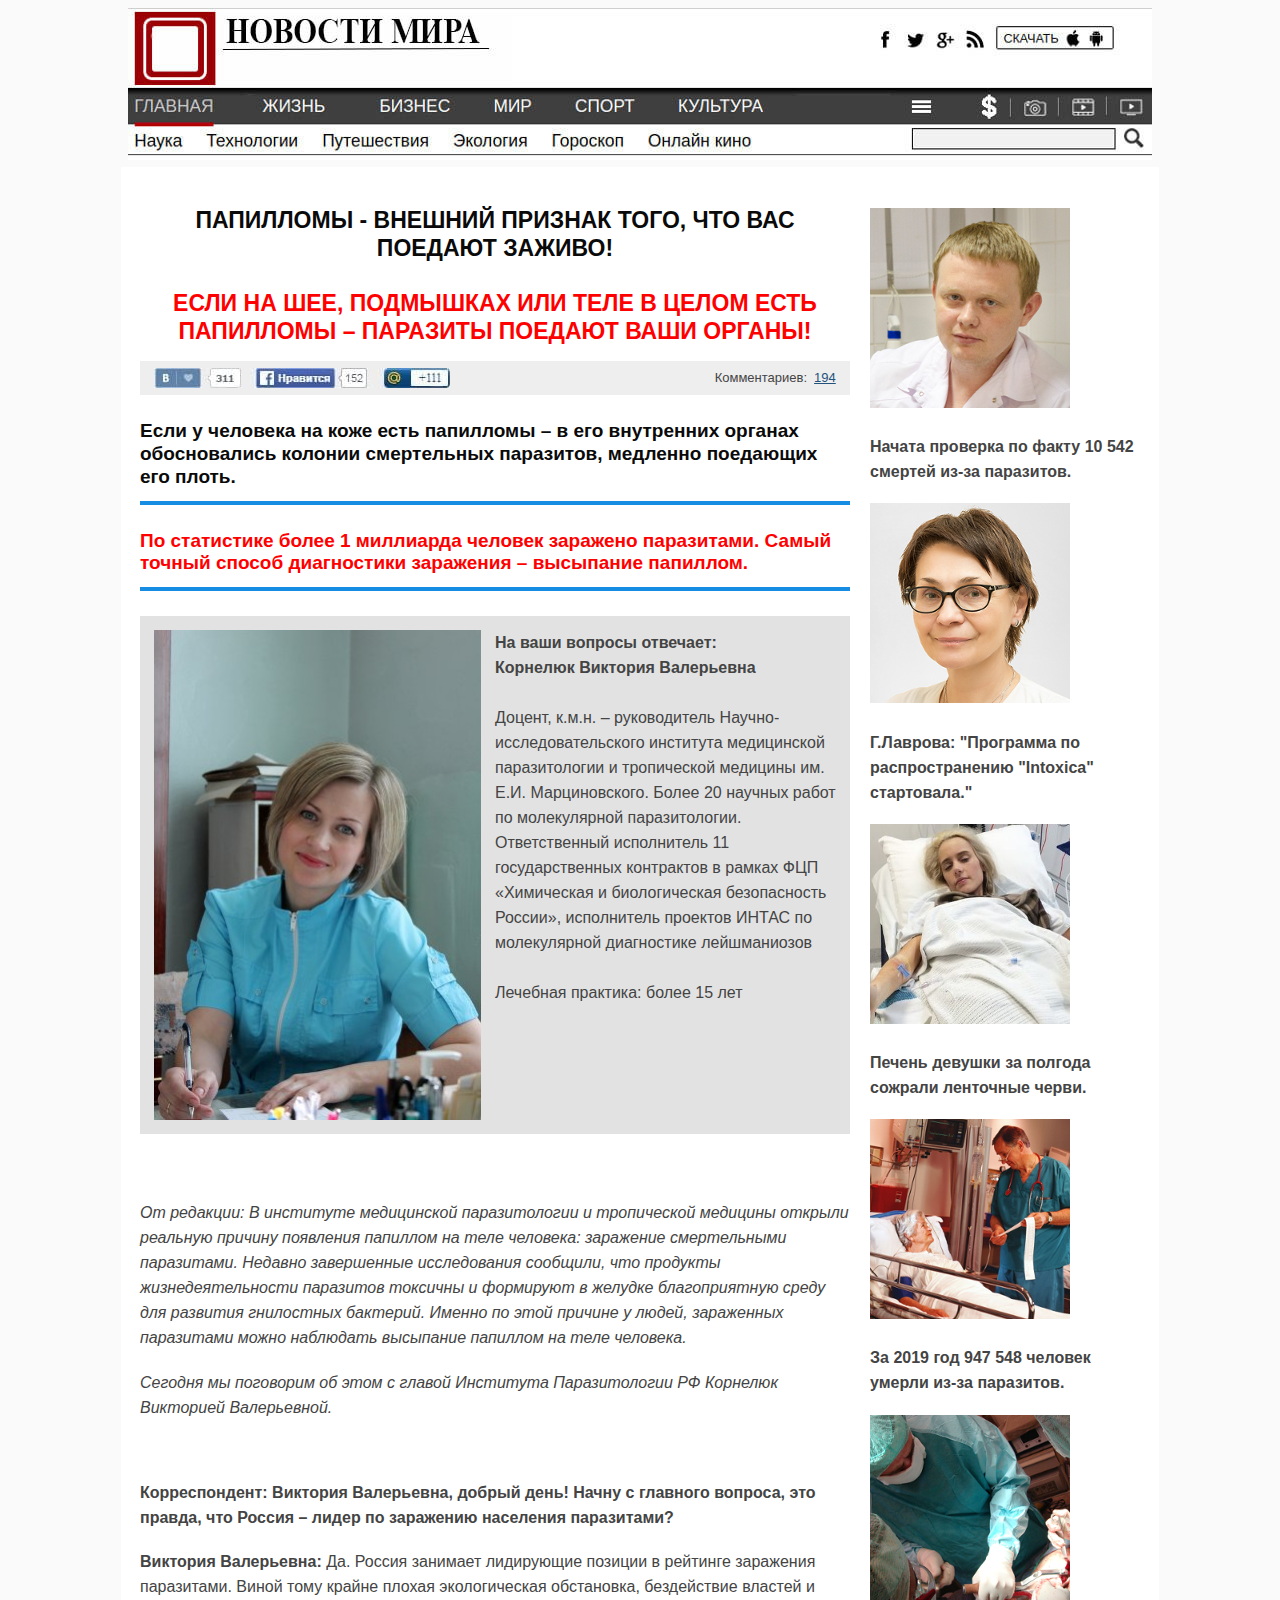
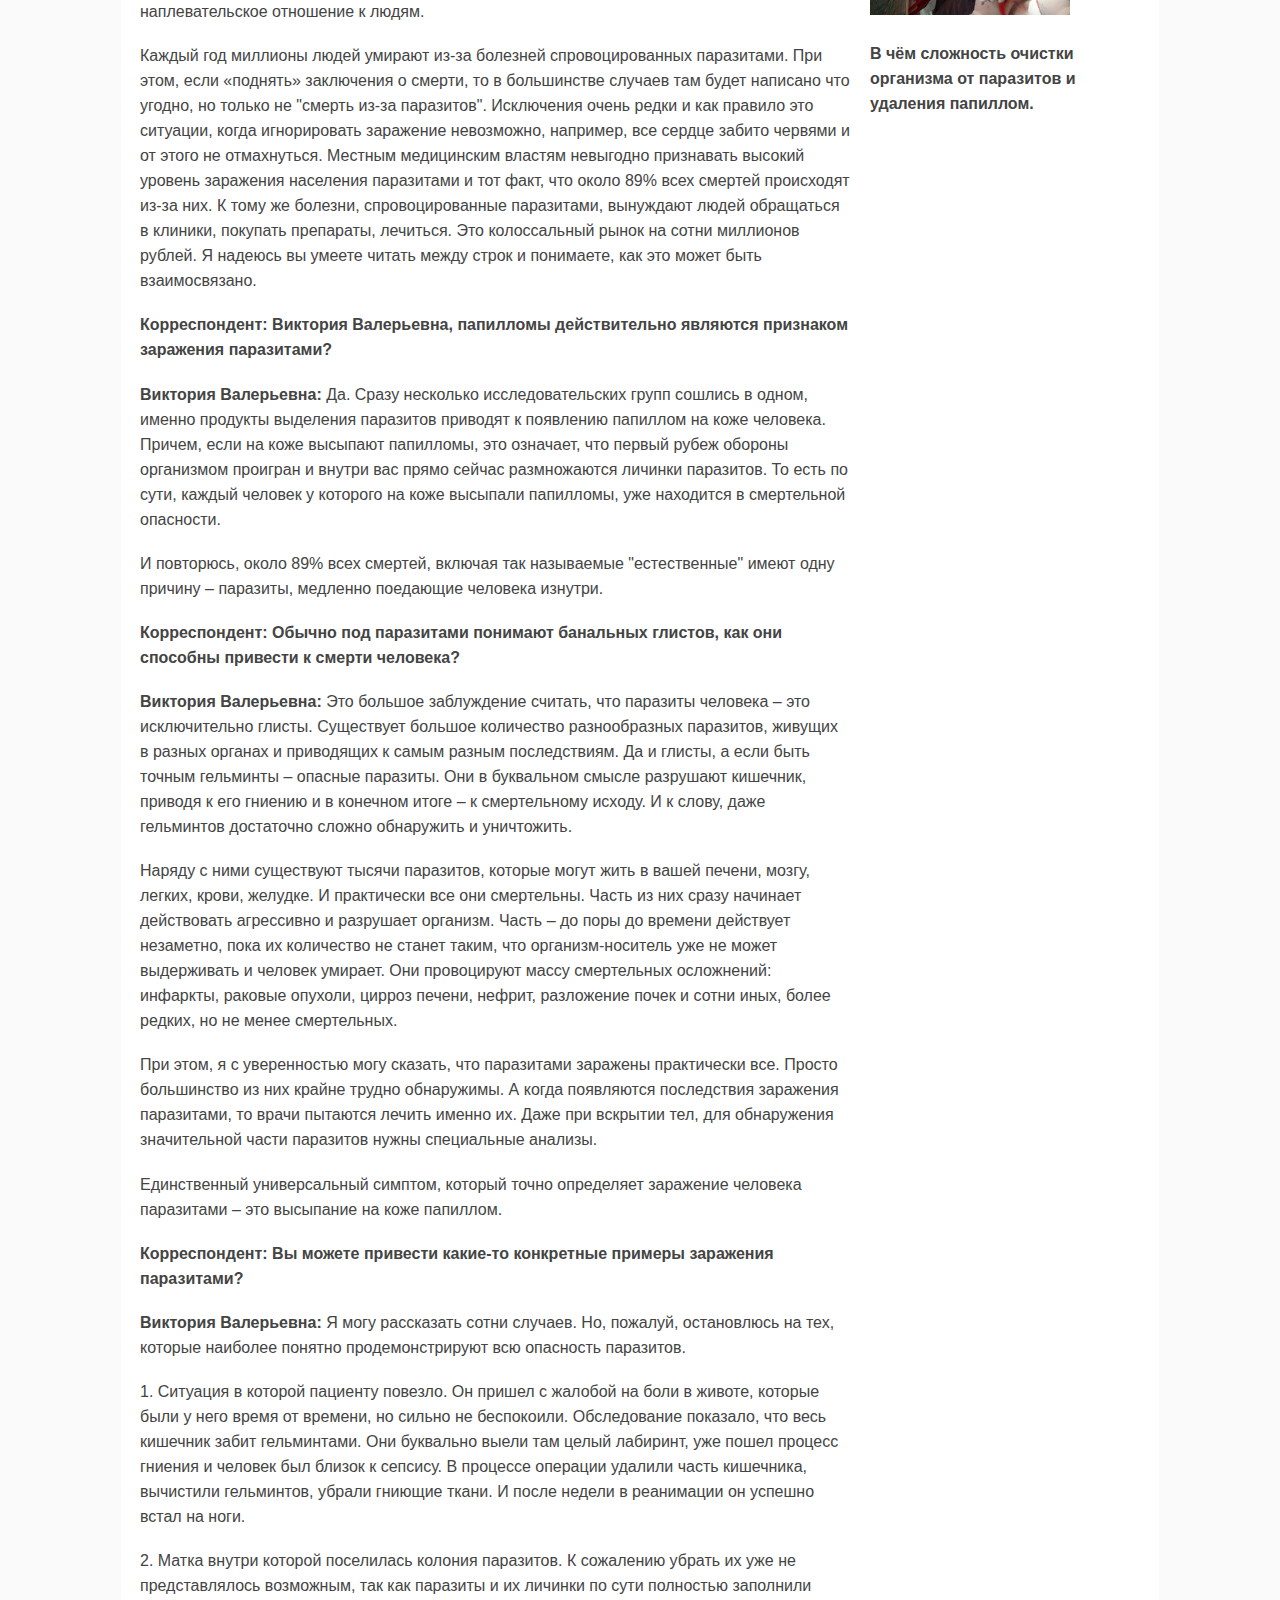
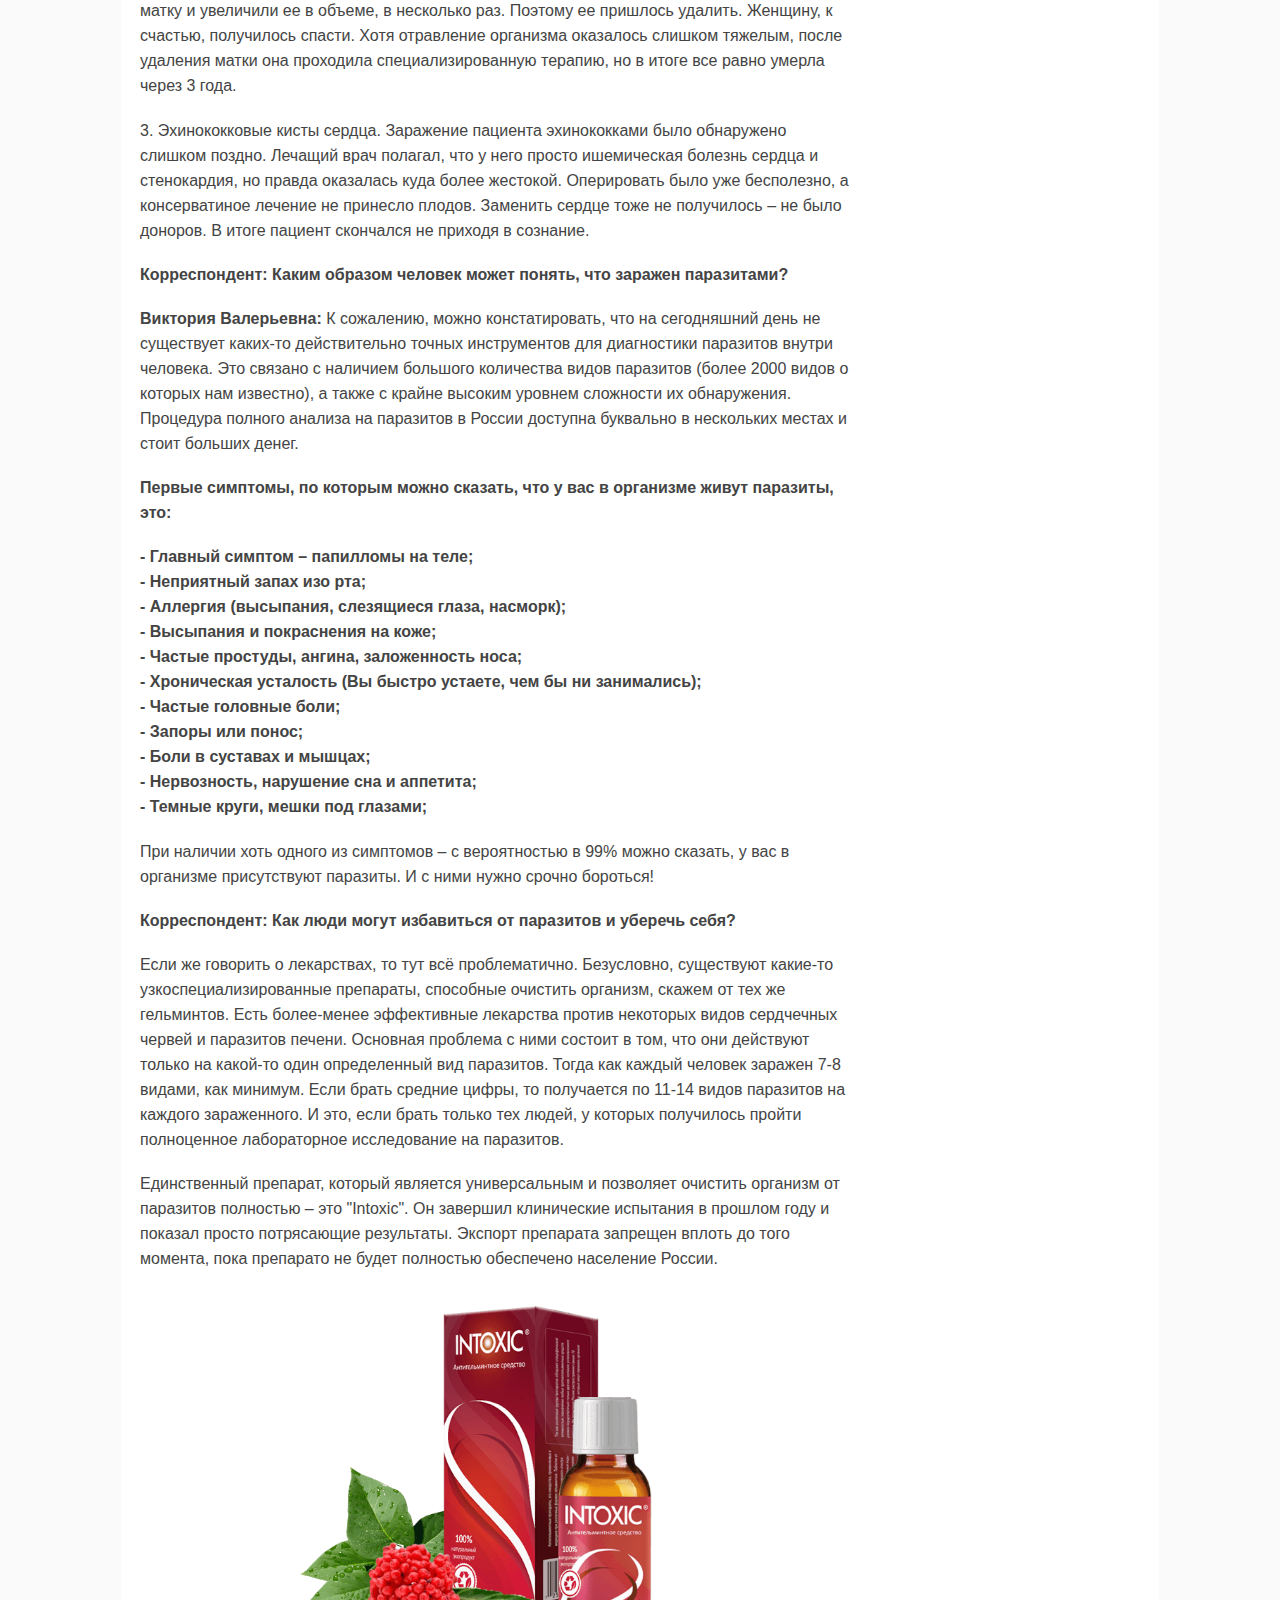
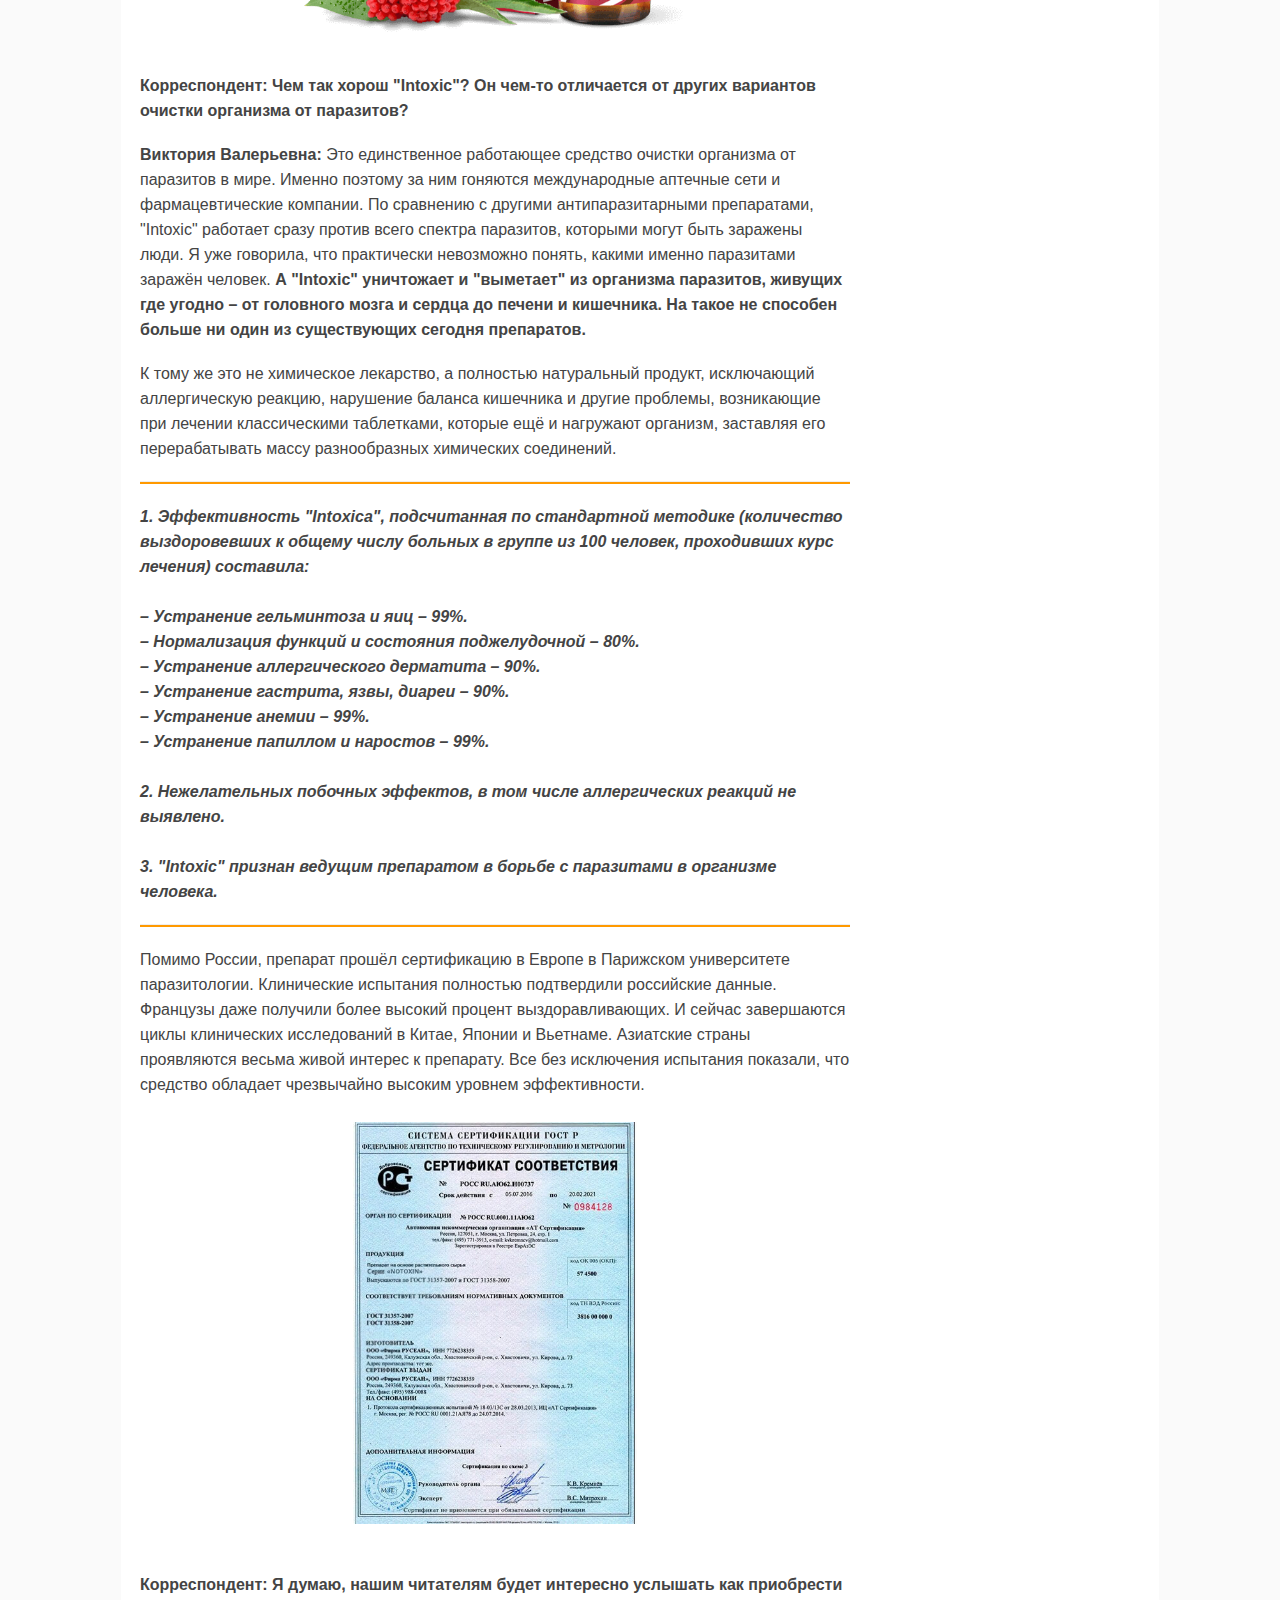
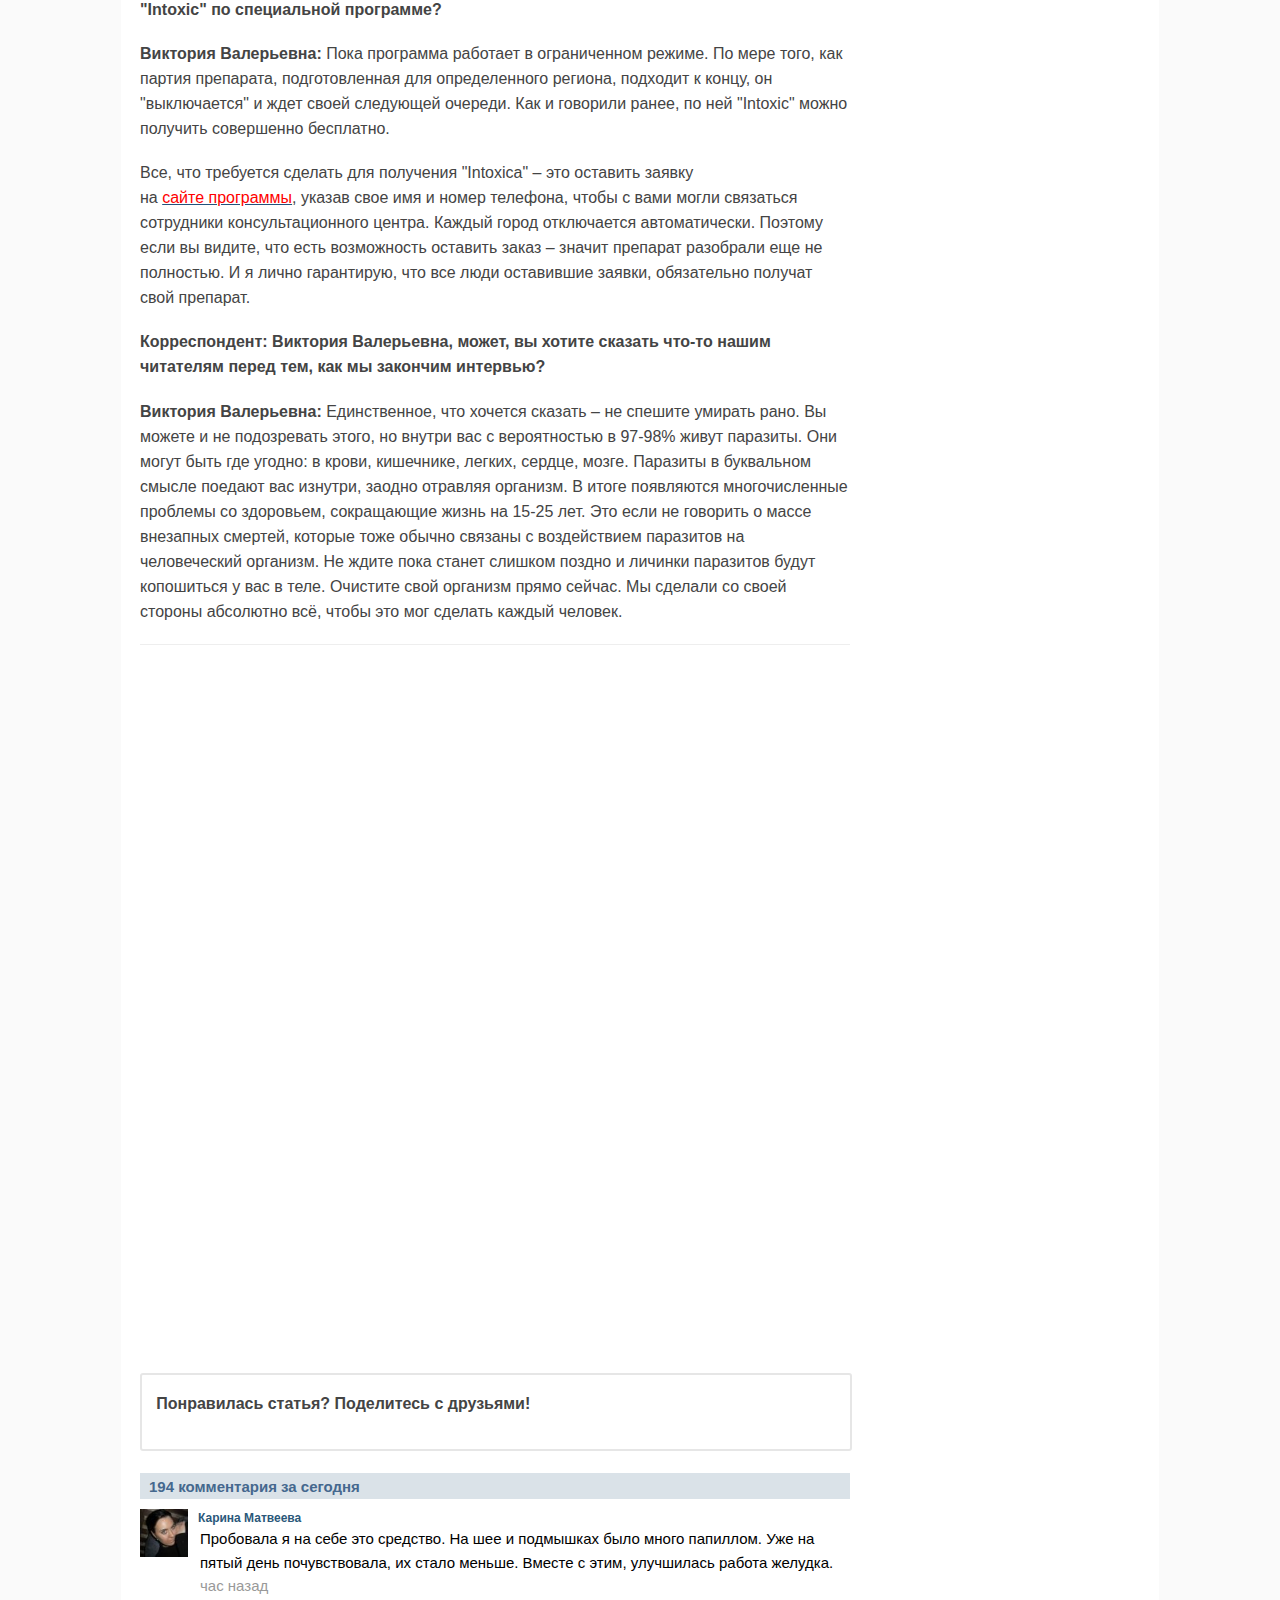
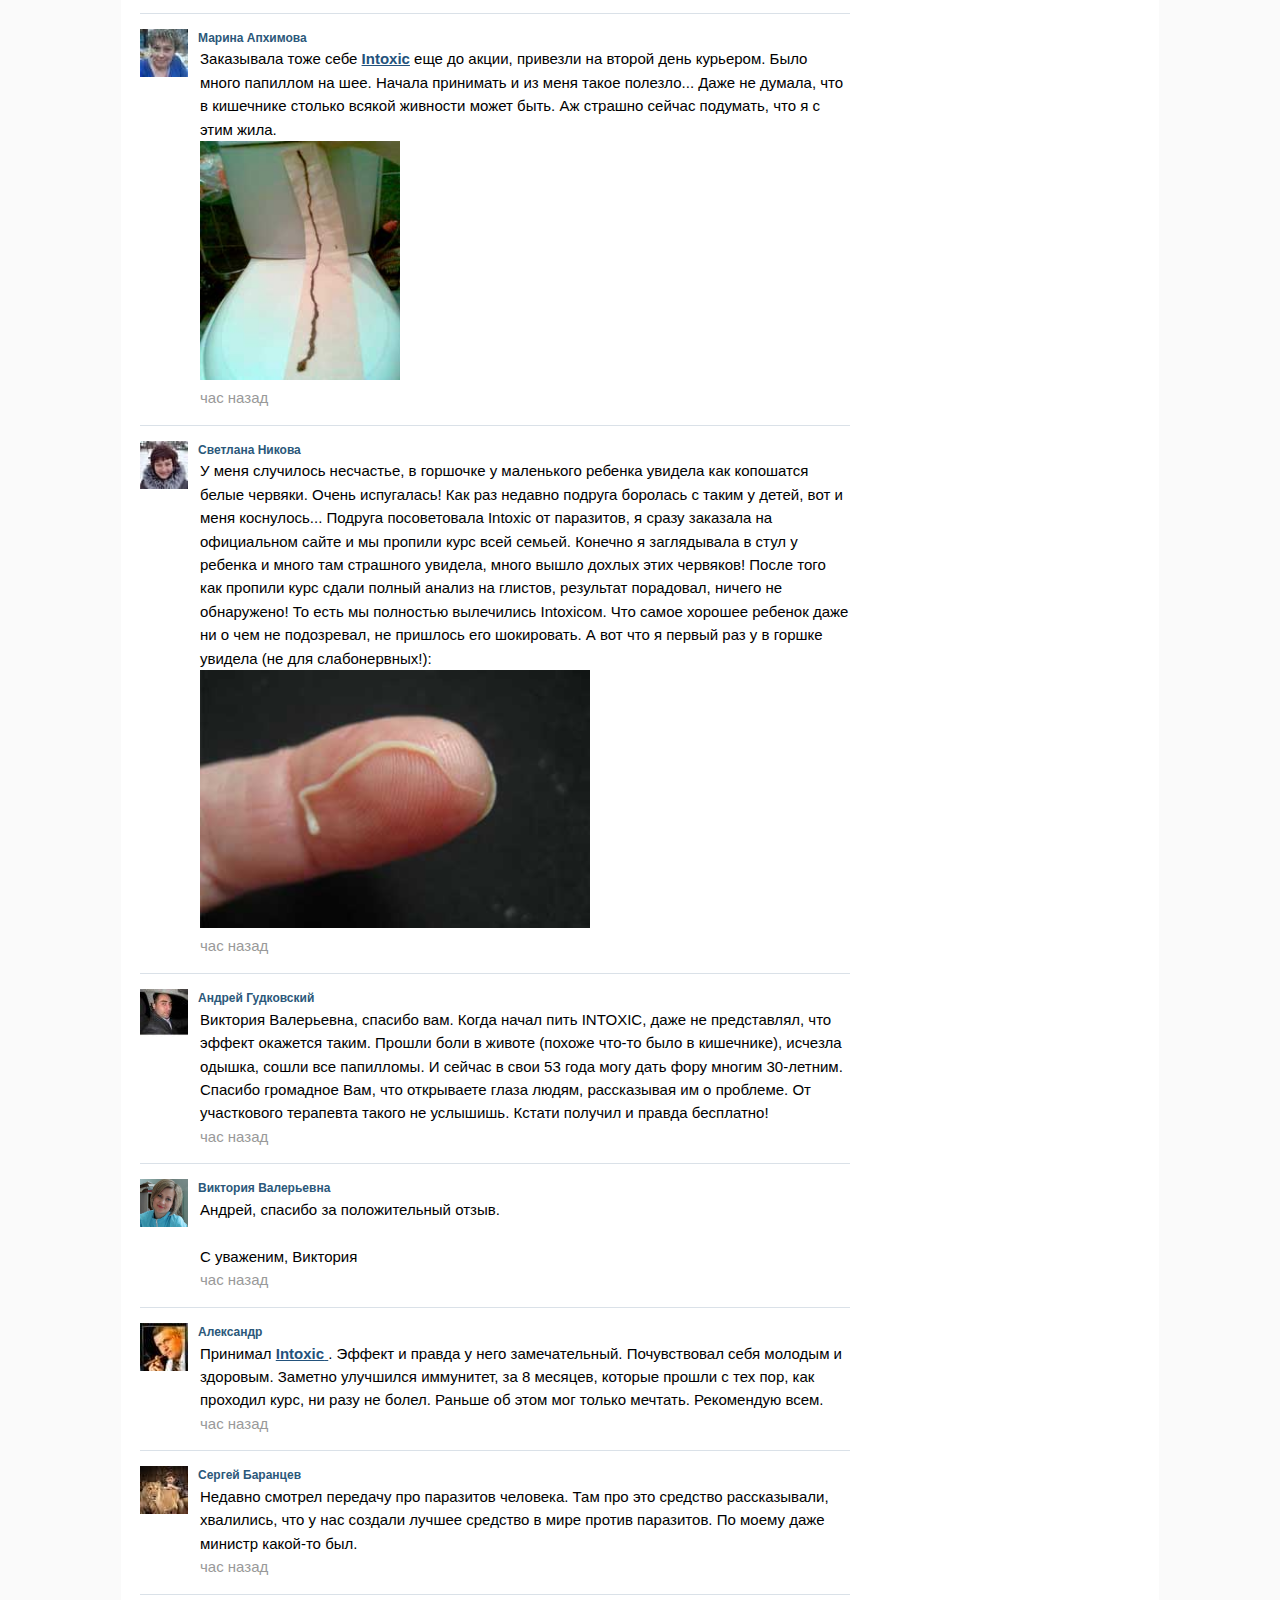
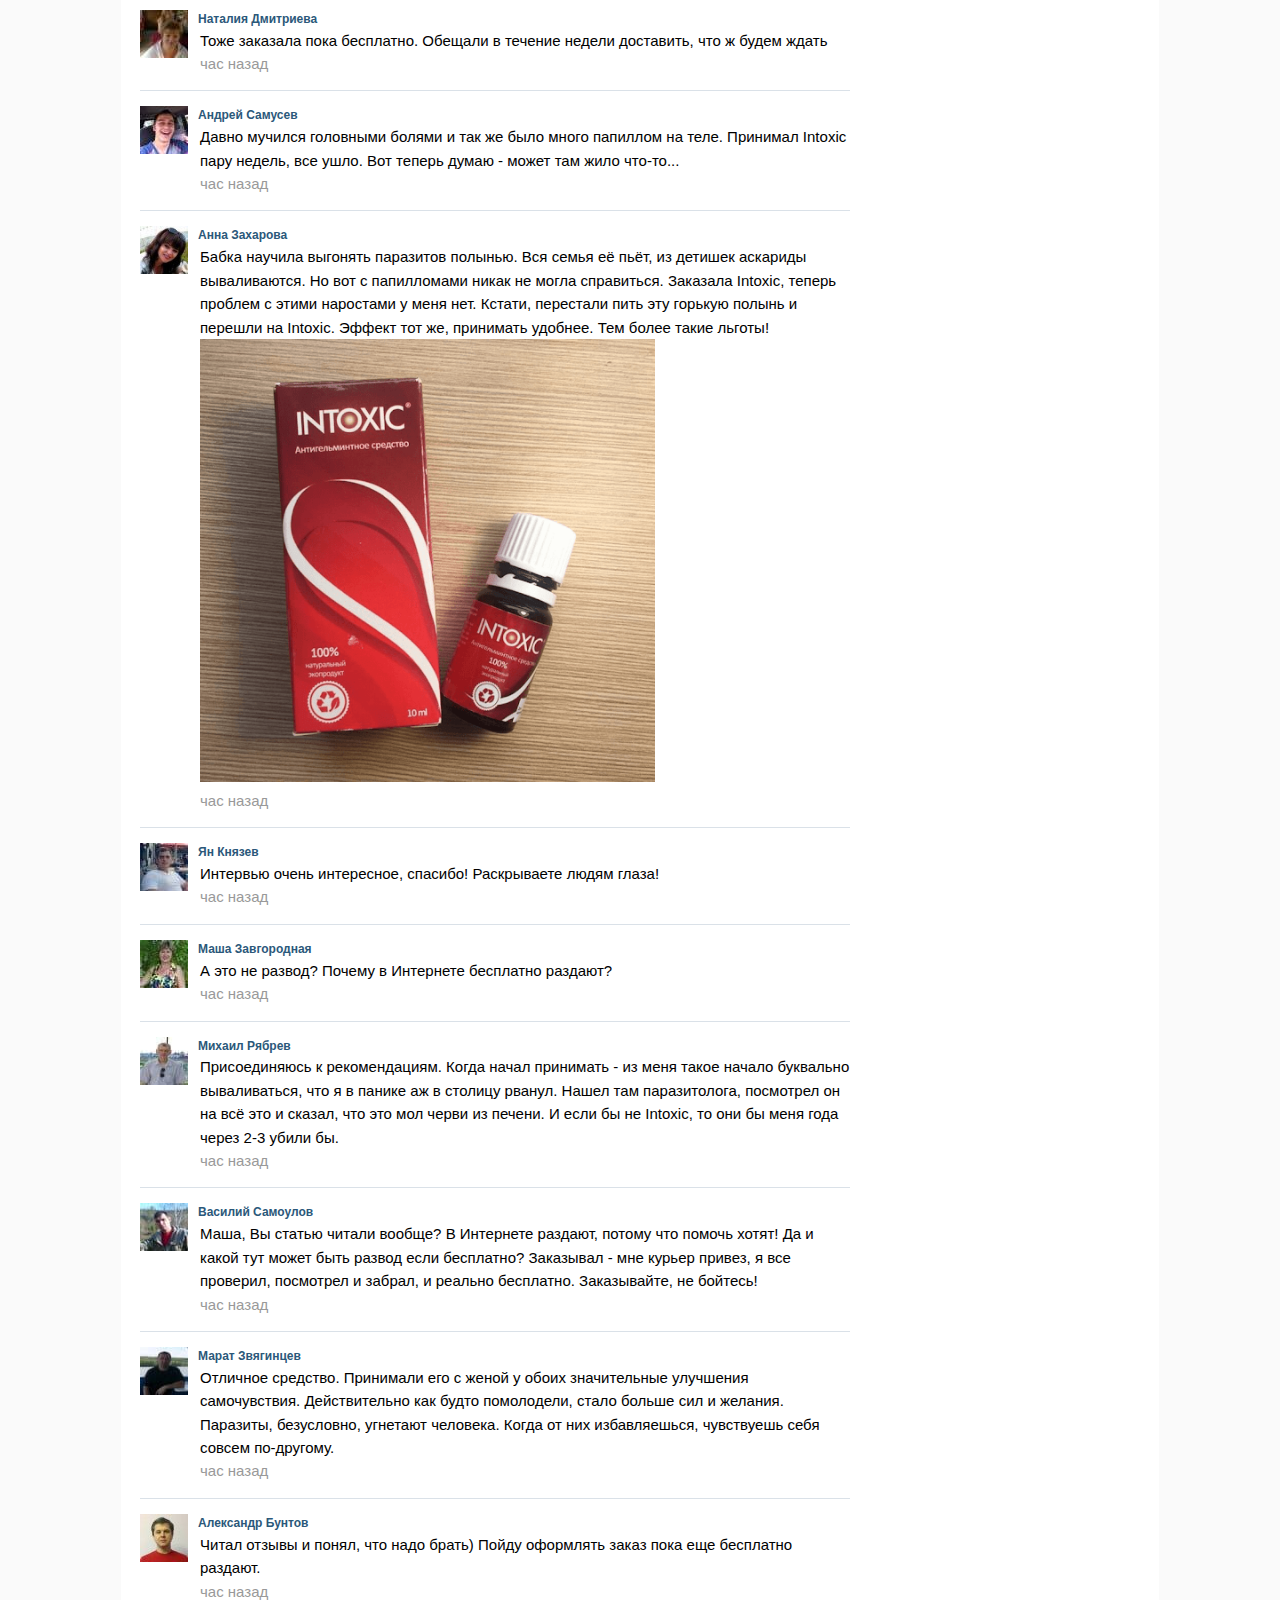
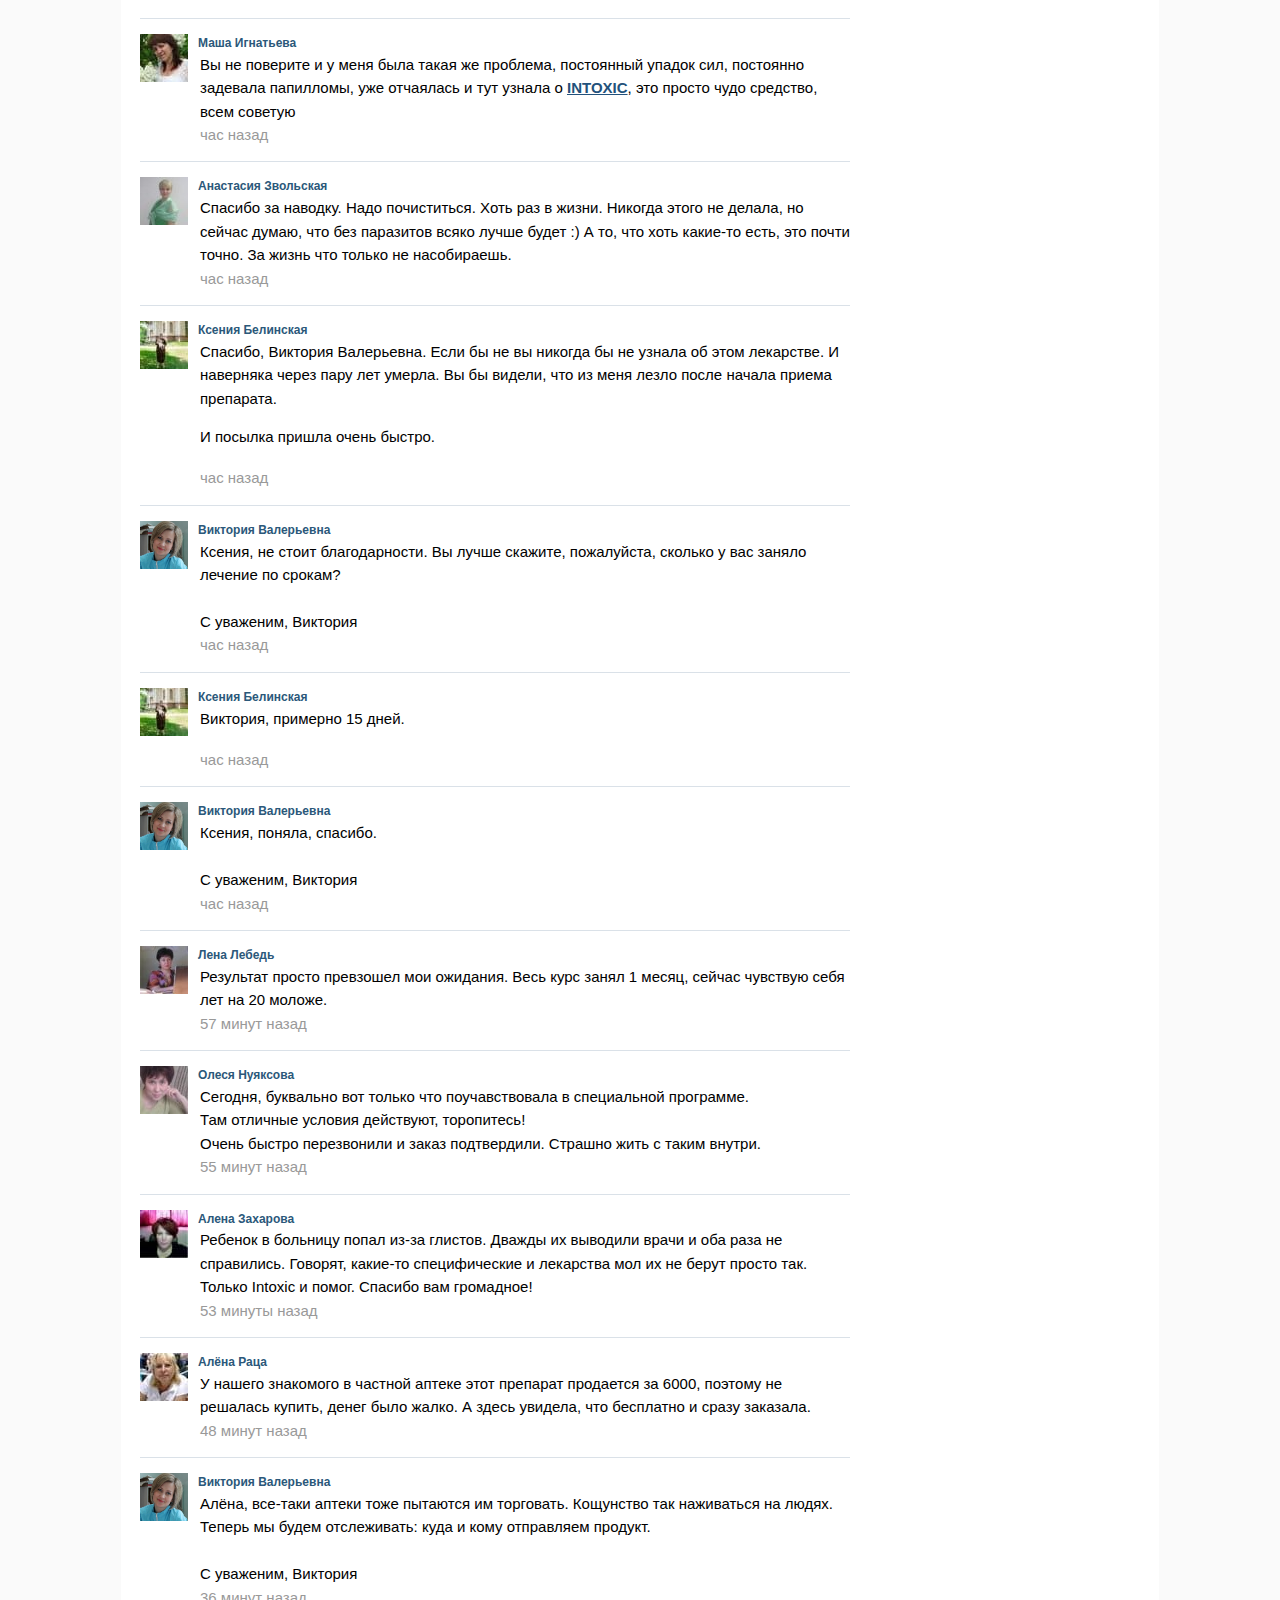
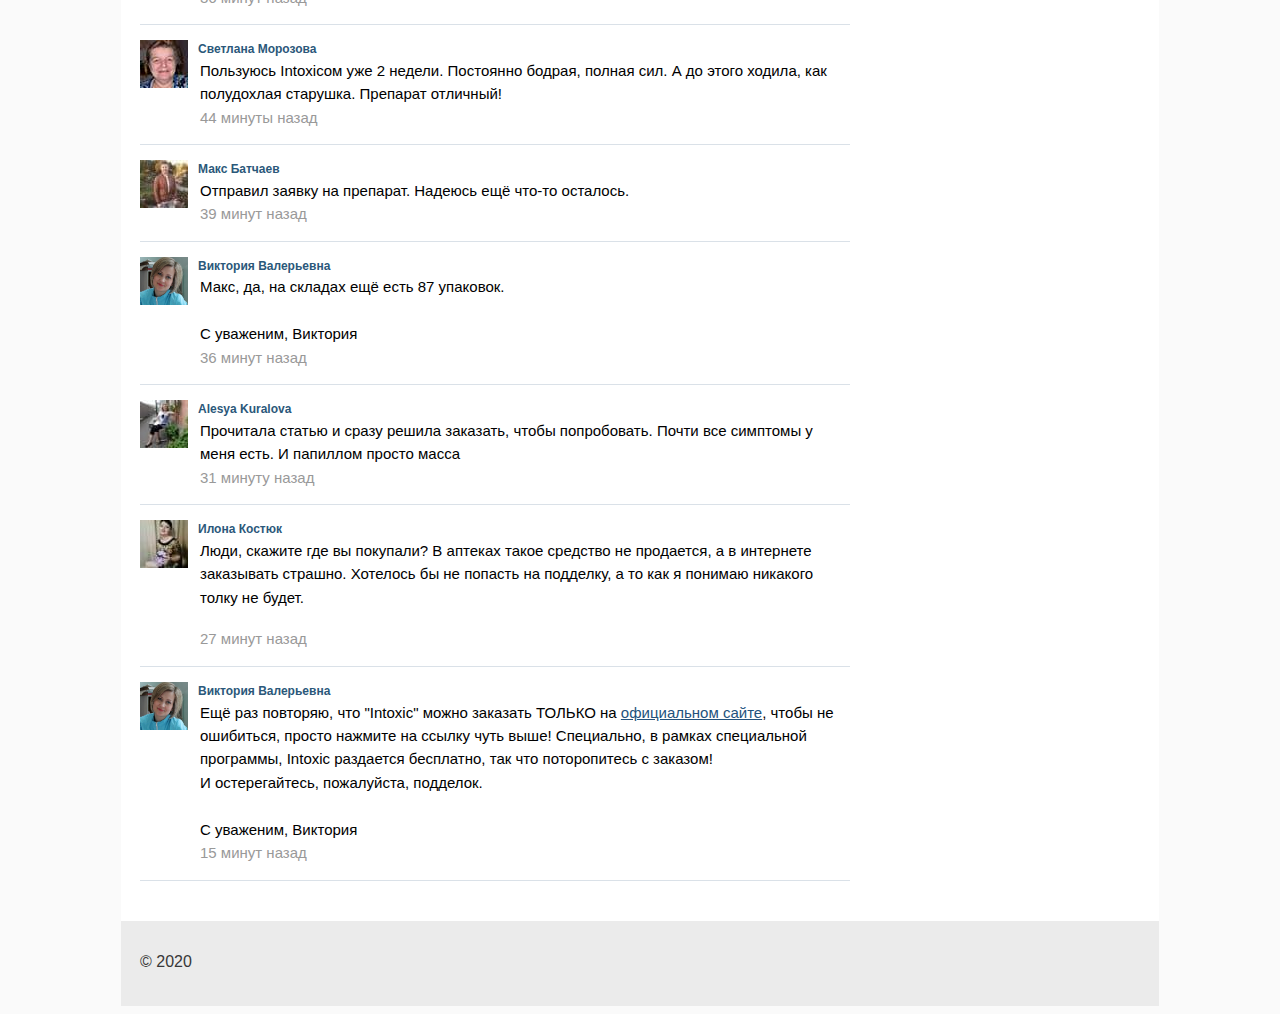
<file: index.html>
<!DOCTYPE html>
<html class="webkit chrome mac js" >
<head>

<!-- Global site tag (gtag.js) - Google Ads: 613935279 -->
<script async src="https://www.googletagmanager.com/gtag/js?id=AW-613935279"></script>
<script>
  window.dataLayer = window.dataLayer || [];
  function gtag(){dataLayer.push(arguments);}
  gtag('js', new Date());

  gtag('config', 'AW-613935279');
</script>


<link href="favicon.ico" rel="shortcut icon" type="image/x-icon">

<link rel="stylesheet" type="text/css" href="geo_comebacker.css">
<meta http-equiv="Content-Type" content="text/html; charset=UTF-8">
    <style>
        .outline {
            border: 4px solid darkred;
            padding: 0 10px;
        }
    </style>
    <title>Чем опасны папилломы и как от них избавиться без вреда здоровью!</title>
    <meta name="format-detection" content="telephone=no">
    <meta name="viewport" content="width=device-width,minimum-scale=0.25,maximum-scale=4.0,user-scalable=yes">
    <style media="screen">
                .cenz-image {
            display: inline-block;
            background-image: url("18_plus.png");
            background-position: center;
            background-repeat: no-repeat;
            background-size: auto 80%;
            border: 5px solid red;
            cursor: pointer;
        }

        .cenz-image img {
            visibility: hidden;
        }

        .cenz-image.cenz-show {

            border: none;
        }

        .cenz-image.cenz-show img {
            visibility: visible;
        }
    </style>
    
    <link media="all" href="index.css" type="text/css" rel="stylesheet">
<style type="text/css">span.im-caret {
    -webkit-animation: 1s blink step-end infinite;
    animation: 1s blink step-end infinite;
}

@keyframes blink {
    from, to {
        border-right-color: black;
    }
    50% {
        border-right-color: transparent;
    }
}

@-webkit-keyframes blink {
    from, to {
        border-right-color: black;
    }
    50% {
        border-right-color: transparent;
    }
}

span.im-static {
    color: grey;
}

div.im-colormask {
    display: inline-block;
    border-style: inset;
    border-width: 2px;
    -webkit-appearance: textfield;
    -moz-appearance: textfield;
    appearance: textfield;
}

div.im-colormask > input {
    position: absolute;
    display: inline-block;
    background-color: transparent;
    color: transparent;
    -webkit-appearance: caret;
    -moz-appearance: caret;
    appearance: caret;
    border-style: none;
    left: 0; /*calculated*/
}

div.im-colormask > input:focus {
    outline: none;
}

div.im-colormask > input::-moz-selection{
    background: none;
}

div.im-colormask > input::selection{
    background: none;
}
div.im-colormask > input::-moz-selection{
    background: none;
}

div.im-colormask > div {
    color: black;
    display: inline-block;
    width: 100px; /*calculated*/
}</style><style type="text/css">.fancybox-margin{margin-right:0px;}</style>
</head>

<body style="">




    
    <link type="text/css" rel="stylesheet" href="promo_v1.css">
    



    









<a href="#ordr_form" class="pl_next_order_page replace_ignoring">Следующая страничка</a>


    <form method="post" action="" class="pl_field_submit">
        <input type="checkbox" name="order[address_info]" class="pl_field_address_info">
<input type="hidden" name="order[advHash]" class="advHash" value="378e5aaf-39de-4e99-97b7-77e7d6f0de91">
        <input type="submit" value="Далее" class="pl_field_submit">
    </form>





    <div id="tira_ws_content_1">
        
<style>
@media screen  {
    .header-image2 {
        display: none;
    }
    .header-image3 {
        display: none;
    }
    .header-image4 {
        display: none;
    }
}

@media screen and (max-width:780px) {
    .header-image1 {
        display: none;
    }
    .header-image3 {
        display: none;
    }
    .header-image2 {
        display:block;
    }
    .header-image4 {
        display: none;
    }
}
@media screen and (max-width:550px) {
    .header-image1 {
        display: none;
    }
    .header-image3 {
        display:block;
    }
    .header-image2 {
        display: none;
    }
    .header-image4 {
        display: none;
    }
}
@media screen and (max-width:425px) {
    .header-image1 {
        display: none;
    }
    .header-image3 {
        display: none;
    }
    .header-image2 {
        display: none;
    }
    .header-image4 {
        display:block;
    }
}

</style>

        <div class="header">
            <div class="header-top">
                <div class="header-image1">
                    <center>
                        <a style="cursor:pointer;" href="#"><img src="shapka.jpeg" width="100%" style="max-width: 1024px;"></a></center>
                </div>
                <div class="header-image2">
                    <center>
                        <a style="cursor:default;" href="#"><img src="shapka2.jpeg" width="100%"></a> </center>
                </div>
                <div class="header-image3">
                    <center>
                        <a style="cursor:default;" href="#"><img src="shapka3.jpeg" width="100%"></a> </center>
                </div>
                <div class="header-image4">
                    <center>
                       <a style="cursor:default;" href="#"> <img src="shapka4.jpeg" width="100%"> </a></center>
                </div>
            </div>
        </div>


    </div>

    <div class="content">
        <div class="content-left">
            <h1>
                <center>
                    <b>
                        <h1>ПАПИЛЛОМЫ - ВНЕШНИЙ ПРИЗНАК ТОГО, ЧТО ВАС ПОЕДАЮТ ЗАЖИВО!
                            <br>
                            <br>
                            <font color="red">ЕСЛИ НА ШЕЕ, ПОДМЫШКАХ ИЛИ ТЕЛЕ В ЦЕЛОМ ЕСТЬ ПАПИЛЛОМЫ – ПАРАЗИТЫ ПОЕДАЮТ ВАШИ ОРГАНЫ!</font>
                        </h1>
                    </b>
                </center>
            </h1>
            <div class="content-left-social">
                <div class="content-left-social-pictures">
                    <a style="cursor:pointer;" href=""><img src="social.jpeg"></a>
                </div>
                <div class="content-left-social-comments">
                    Комментариев:
                    <a href="#order_form">194</a>
                </div>
            </div>

            <h2>
                <b>Если у человека на коже есть папилломы – в его внутренних органах обосновались колонии смертельных паразитов,
                    медленно поедающих его плоть. </b>
            </h2>


            <h2>
                <font color="red">По статистике более 1 миллиарда человек заражено паразитами. Самый точный способ диагностики заражения –
                    высыпание папиллом.</font>
            </h2>
            <div class="content-left-doctor">
                <div class="content-left-doctor-foto">
                    <a href="#order_form"><img src="wx1080.jpeg"></a>
                </div>
                <div class="content-left-doctor-text">
                    <b>
                        На ваши вопросы отвечает:
                        <br> Корнелюк Виктория Валерьевна
                        <br>
                    </b>
                    <br> Доцент, к.м.н. – руководитель Научно-исследовательского института медицинской паразитологии и тропической
                    медицины им. Е.И. Марциновского. Более 20 научных работ по молекулярной паразитологии. Ответственный
                    исполнитель 11 государственных контрактов в рамках ФЦП «Химическая и биологическая безопасность России»,
                    исполнитель проектов ИНТАС по молекулярной диагностике лейшманиозов
                    <br>
                    <br> Лечебная практика: более 15 лет
                </div>
            </div>
            <br>


            <br>

            <p>
                <i>От редакции: В институте медицинской паразитологии и тропической медицины открыли реальную причину появления
                    папиллом на теле человека: заражение смертельными паразитами. Недавно завершенные исследования сообщили,
                    что продукты жизнедеятельности паразитов токсичны и формируют в желудке благоприятную среду для развития
                    гнилостных бактерий. Именно по этой причине у людей, зараженных паразитами можно наблюдать высыпание
                    папиллом на теле человека.</i>
            </p>
            <p>
                <i>Сегодня мы поговорим об этом с главой Института Паразитологии РФ Корнелюк Викторией Валерьевной.</i>
            </p>
            <br>
            <p>
                <b>Корреспондент: Виктория Валерьевна, добрый день! Начну с главного вопроса, это правда, что Россия – лидер по
                    заражению населения паразитами?</b>
            </p>

            <p>
                <b>Виктория Валерьевна: </b> Да. Россия занимает лидирующие позиции в рейтинге заражения паразитами. Виной тому
                крайне плохая экологическая обстановка, бездействие властей и наплевательское отношение к людям. </p>

            <p>Каждый год миллионы людей умирают из-за болезней спровоцированных паразитами. При этом, если «поднять» заключения
                о смерти, то в большинстве случаев там будет написано что угодно, но только не "смерть из-за паразитов".
                Исключения очень редки и как правило это ситуации, когда игнорировать заражение невозможно, например, все
                сердце забито червями и от этого не отмахнуться. Местным медицинским властям невыгодно признавать высокий
                уровень заражения населения паразитами и тот факт, что около 89% всех смертей происходят из-за них. К тому
                же болезни, спровоцированные паразитами, вынуждают людей обращаться в клиники, покупать препараты, лечиться.
                Это колоссальный рынок на сотни миллионов рублей. Я надеюсь вы умеете читать между строк и понимаете, как
                это может быть взаимосвязано.</p>

            
            <p>
                <b>Корреспондент: Виктория Валерьевна, папилломы действительно являются признаком заражения паразитами?</b>
            </p>

            <p>
                <b>Виктория Валерьевна: </b> Да. Сразу несколько исследовательских групп сошлись в одном, именно продукты выделения
                паразитов приводят к появлению папиллом на коже человека. Причем, если на коже высыпают папилломы, это означает,
                что первый рубеж обороны организмом проигран и внутри вас прямо сейчас размножаются личинки паразитов. То
                есть по сути, каждый человек у которого на коже высыпали папилломы, уже находится в смертельной опасности.</p>

            

            <p> И повторюсь, около 89% всех смертей, включая так называемые "естественные" имеют одну причину – паразиты, медленно
                поедающие человека изнутри.</p>
            
            <p>
                <b>Корреспондент: Обычно под паразитами понимают банальных глистов, как они способны привести к смерти человека?</b>
            </p>

            <p>
                <b>Виктория Валерьевна: </b>Это большое заблуждение считать, что паразиты человека – это исключительно глисты.
                Существует большое количество разнообразных паразитов, живущих в разных органах и приводящих к самым разным последствиям. Да и глисты, а если быть точным гельминты – опасные паразиты. Они в буквальном смысле разрушают кишечник, приводя к его гниению и в конечном итоге – к смертельному исходу. И к слову, даже гельминтов достаточно сложно обнаружить и уничтожить.
</p>

            <p>Наряду с ними существуют тысячи паразитов, которые могут жить в вашей печени, мозгу, легких, крови, желудке.
                И практически все они смертельны. Часть из них сразу начинает действовать агрессивно и разрушает организм.
                Часть – до поры до времени действует незаметно, пока их количество не станет таким, что организм-носитель
                уже не может выдерживать и человек умирает. Они провоцируют массу смертельных осложнений: инфаркты, раковые
                опухоли, цирроз печени, нефрит, разложение почек и сотни иных, более редких, но не менее смертельных.</p>

            <p>При этом, я с уверенностью могу сказать, что паразитами заражены практически все. Просто большинство из них крайне
                трудно обнаружимы. А когда появляются последствия заражения паразитами, то врачи пытаются лечить именно их.
                Даже при вскрытии тел, для обнаружения значительной части паразитов нужны специальные анализы. </p>

            <p>Единственный универсальный симптом, который точно определяет заражение человека паразитами – это высыпание на
                коже папиллом.</p>
            <p>

                
            </p>
            <p>
                <b>Корреспондент: Вы можете привести какие-то конкретные примеры заражения паразитами?</b>
            </p>

            <p>
                <b>Виктория Валерьевна: </b> Я могу рассказать сотни случаев. Но, пожалуй, остановлюсь на тех, которые наиболее
                понятно продемонстрируют всю опасность паразитов.</p>


            <p>1. Ситуация в которой пациенту повезло. Он пришел с жалобой на боли в животе, которые были у него время от времени,
                но сильно не беспокоили. Обследование показало, что весь кишечник забит гельминтами. Они буквально выели
                там целый лабиринт, уже пошел процесс гниения и человек был близок к сепсису. В процессе операции удалили
                часть кишечника, вычистили гельминтов, убрали гниющие ткани. И после недели в реанимации он успешно встал
                на ноги.</p>


            



            <p>2. Матка внутри которой поселилась колония паразитов. К сожалению убрать их уже не представлялось возможным,
                так как паразиты и их личинки по сути полностью заполнили матку и увеличили ее в объеме, в несколько раз.
                Поэтому ее пришлось удалить. Женщину, к счастью, получилось спасти. Хотя отравление организма оказалось слишком
                тяжелым, после удаления матки она проходила специализированную терапию, но в итоге все равно умерла через
                3 года.</p>

            


            <p>3. Эхинококковые кисты сердца. Заражение пациента эхинококками было обнаружено слишком поздно. Лечащий врач
                полагал, что у него просто ишемическая болезнь сердца и стенокардия, но правда оказалась куда более жестокой.
                Оперировать было уже бесполезно, а консерватиное лечение не принесло плодов. Заменить сердце тоже не получилось –
                не было доноров. В итоге пациент скончался не приходя в сознание.</p>


            

        


            <p>
                <b>Корреспондент: Каким образом человек может понять, что заражен паразитами?</b>
            </p>

            <p>
                <b> Виктория Валерьевна: </b>К сожалению, можно констатировать, что на сегодняшний день не существует каких-то
                действительно точных инструментов для диагностики паразитов внутри человека. Это связано с наличием
                большого количества видов паразитов (более 2000 видов о которых нам известно), а также с крайне высоким
                уровнем сложности их обнаружения. Процедура полного анализа на паразитов в России доступна буквально в нескольких
                местах и стоит больших денег.</p>

            <p>
                <b>Первые симптомы, по которым можно сказать, что у вас в организме живут паразиты, это:</b>
            </p>

            <p>
                <span>
                    <b>- Главный симптом – папилломы на теле; </b>
                </span>
                <br>
                <span>
                    <b>- Неприятный запах изо рта; &nbsp;</b>
                </span>
                <br>
                <span>
                    <b>- Аллергия (высыпания, слезящиеся глаза, насморк);&nbsp;</b>
                </span>
                <br>
                <span>
                    <b>- Высыпания и покраснения на коже;&nbsp;</b>
                </span>
                <br>
                <span>
                    <b>- Частые простуды, ангина, заложенность носа;&nbsp;</b>
                </span>
                <br>
                <span>
                    <b>- Хроническая усталость (Вы быстро устаете, чем бы ни занимались);&nbsp;</b>
                </span>
                <br>
                <span>
                    <b>- Частые головные боли;&nbsp;</b>
                </span>
                <br>
                <span>
                    <b>- Запоры или понос;&nbsp;</b>
                </span>
                <br>
                <span>
                    <b>- Боли в суставах и мышцах;&nbsp;</b>
                </span>
                <br>
                <span>
                    <b>- Нервозность, нарушение сна и аппетита;&nbsp;</b>
                </span>
                <br>
                <span>
                    <b>- Темные круги, мешки под глазами;</b>
                </span>
            </p>

            <p>При наличии хоть одного из симптомов – с вероятностью в 99% можно сказать, у вас в организме присутствуют паразиты.
                И с ними нужно срочно бороться!</p>
                

            <p>
                <b>Корреспондент: Как люди могут избавиться от паразитов и уберечь себя?</b>
            </p>

            <p>Если же говорить о лекарствах, то тут всё проблематично. Безусловно, существуют какие-то узкоспециализированные
                препараты, способные очистить организм, скажем от тех же гельминтов. Есть более-менее эффективные лекарства
                против некоторых видов сердчечных червей и паразитов печени. Основная проблема с ними состоит в том, что
                они действуют только на какой-то один определенный вид паразитов. Тогда как каждый человек заражен 7-8 видами,
                как минимум. Если брать средние цифры, то получается по 11-14 видов паразитов на каждого зараженного. И это,
                если брать только тех людей, у которых получилось пройти полноценное лабораторное исследование на паразитов.
                </p>

            <p>Единственный препарат, который является универсальным и позволяет очистить организм от паразитов полностью – это
                "Intoxic". Он завершил клинические испытания в прошлом году и показал просто потрясающие результаты. Экспорт препарата
                запрещен вплоть до того момента, пока препарато не будет полностью обеспечено население России. </p>

            <center>
                                <a href="#order_form"><div class="123"><img src="product.png" style="max-width: 100%; min-width:250px; width: 55%;margin-top:1em;margin-bottom:1em"></div></a>
                            
</center>
            <p>
                <b>Корреспондент: Чем так хорош "Intoxic"? Он чем-то отличается от других вариантов очистки организма от паразитов?</b>
            </p>

            <p>
                <b>Виктория Валерьевна: </b> Это единственное работающее средство очистки организма от паразитов в мире. Именно
                поэтому за ним гоняются международные аптечные сети и фармацевтические компании. По сравнению с другими антипаразитарными
                препаратами, "Intoxic" работает сразу против всего спектра паразитов, которыми могут быть заражены люди.
                Я уже говорила, что практически невозможно понять, какими именно паразитами заражён человек. <b>А
                "Intoxic" уничтожает и "выметает" из организма паразитов, живущих где угодно – от головного мозга и сердца до
                    печени и кишечника. На такое не способен больше ни один из существующих сегодня препаратов.</b>
            </p>
            <p>К тому же это не химическое лекарство, а полностью натуральный продукт, исключающий аллергическую реакцию, нарушение
                баланса кишечника и другие проблемы, возникающие при лечении классическими таблетками, которые ещё и нагружают организм, заставляя его перерабатывать массу разнообразных химических соединений.</p>


           
          

            

            <style>
                .iframe {
                    width: 100%;
                    height: 350px;
                    background: #a0ba8a;
                    border: 5px dashed black;
                    font-size:x-large;
                }

                iframe {
                    width: 100%;
                    height: 100%;
                    border: 0px none;
                }
                .order_form {padding: 20px 20px 0 20px;-webkit-border-radius: 5px;-moz-border-radius: 5px;border-radius: 5px;margin: 0px;font-family: Arial,Helvetica;}
.block_form {margin:0 0 34px;}
.block_form_label{width:65px;font-size:14px;color:#333;text-align:right;display: block;float: left;margin: 8px 10px 0 0;}
.block_form input{display:block;width:95.8%;height: 13px;padding:8px 10px;border:#888 1px solid;font-size:15px;-webkit-border-radius: 5px;-moz-border-radius: 5px;border-radius: 5px; background: #fff;}
.block_form select 	{padding:2px 0;margin-top: 6px;font-size: 16px;}
.block_form p{font-size: 15px;padding-top: 8px;color: #1D1D1D;}
.form_hr{border-top: #bbb 1px solid;}
.block_form div{margin-left: 75px;position: relative;}
.block_form_off{display: none;}
.w_block_form_prices{padding-left: 74px;}
.block_form_prices{}
.block_form_prices p{margin-top: 3px;margin-bottom: 18px;}
.block_form_prices_label{float: left;padding-right:5px;}
.block_form_prices_total{}
.block_form_prices_total label{text-transform: uppercase;}
.block_form_prices_total p{font-size: 18px;padding-top: 6px;margin-top: 8px; margin-bottom: 0px;font-weight: 700;}
.order_form .clear{clear: both;}
.order_form .fhelp{font-size:14px;color:#929292;display:block;padding-top: 10px;}
.errorMessage{position: absolute;z-index: 10000; font-size:14px;background: #e74c3c;color:#fff;padding:6px 7px 5px;margin:3px 0px 0px 1px;-webkit-border-radius:5px;-moz-border-radius:5px;border-radius:5px;font-family: Arial;}
/*button begin*/
.ifr_button{    font-family: Arial;
    cursor: pointer;
    padding: 0px 12px;
    border: none;
    display: block;
    margin: 20px auto;
    color: #fff;
    font-size: 20px;
    text-decoration: none;
    text-align: center;
    width: auto;
    height: 51px;
    line-height: 51px;
    background: #e74c3c;
    font-weight: 500;
    border-bottom: 2px solid #c0392b;
    -webkit-border-radius: 3px;
    -moz-border-radius: 3px;
    border-radius: 3px;}
.ifr_button:hover{background: #e75c4e;}
.ifr_button:active{background: #c0392b;}
/*button end*/
@media screen and (max-width:710px) {
	.block_form{margin-bottom: 14px;}
	.block_form label{text-align: left;margin: 8px 21px 7px 0;float: none;}
	.block_form div {margin-left: 0px;}
	.block_form input {width: 95%;}
	.block_form_prices label{float: left;width: auto}
	.int_price_total{margin: 0px;}
	.w_block_form_prices{padding-left: 0px;}
}
@media screen and (max-width:430px) {

.iframe {
    
    font-size: large;
}
}

            </style>
            





            <div>

                <div></div>
                <hr align="left" size="4" color="#ff9900">
                <font size="3">
                    <p>
                        <i>
                            <b>1. Эффективность "Intoxicа", подсчитанная по стандартной методике (количество выздоровевших к общему
                                числу больных в группе из 100 человек, проходивших курс лечения) составила:
                                <br>
                                <br> – Устранение гельминтоза и яиц – 99%.
                                <br> – Нормализация функций и состояния поджелудочной – 80%.
                                <br> – Устранение аллергического дерматита – 90%.
                                <br> – Устранение гастрита, язвы, диареи – 90%.
                                <br> – Устранение анемии – 99%.
                                <br> – Устранение папиллом и наростов – 99%.
                                <br>
                                <br> 2. Нежелательных побочных эффектов, в том числе аллергических реакций не выявлено.
                                <br>
                                <br> 3. "Intoxic" признан ведущим препаратом в борьбе с паразитами в организме человека.</b>
                        </i>
                    </p>
                </font>
                <hr align="left" size="4" color="#ff9900"> Помимо России, препарат прошёл сертификацию в Европе в Парижском университете паразитологии. Клинические
                испытания полностью подтвердили российские данные. Французы даже получили более высокий процент выздоравливающих.
                И сейчас завершаются циклы клинических исследований в Китае, Японии и Вьетнаме. Азиатские страны проявляются
                весьма живой интерес к препарату. Все без исключения испытания показали, что средство обладает чрезвычайно
                высоким уровнем эффективности.

                <br>
                <br>
                <center>
                    <a href="#order_form"><img src="sert.jpeg" width="40%"style="min-width:250px;"></a>
                </center>

                <br>
                <p>
                    <b>Корреспондент: Я думаю, нашим читателям будет интересно услышать как приобрести "Intoxic" по специальной программе?</b>
                </p>

                <p>
                    <b>Виктория Валерьевна: </b>Пока программа работает в ограниченном режиме. По мере того,
                    как партия препарата, подготовленная для определенного региона, подходит к концу, он "выключается" и ждет
                    своей следующей очереди. Как и говорили ранее, по ней "Intoxic" можно получить совершенно бесплатно.</p>
                <p>Все, что требуется сделать для получения "Intoxicа" – это оставить заявку на&nbsp;<a href="#order_form"><font color="red">сайте&nbsp;программы</font></a>, указав свое имя и номер телефона, чтобы с вами могли связаться сотрудники консультационного центра.
                    Каждый город отключается автоматически. Поэтому если вы видите, что есть возможность оставить заказ
                    – значит препарат разобрали еще не полностью. И я лично гарантирую, что все люди оставившие заявки, обязательно
                    получат свой препарат.
                    
                </p>
                
                
                <p>
                    <b>Корреспондент: Виктория Валерьевна, может, вы хотите сказать что-то нашим читателям перед тем, как мы
                        закончим интервью?</b>
                </p>

                <p>
                    <b>Виктория Валерьевна: </b>Единственное, что хочется сказать – не спешите умирать рано. Вы можете и не
                    подозревать этого, но внутри вас с вероятностью в 97-98% живут паразиты. Они могут быть где угодно:
                    в крови, кишечнике, легких, сердце, мозге. Паразиты в буквальном смысле поедают вас изнутри, заодно
                    отравляя организм. В итоге появляются многочисленные проблемы со здоровьем, сокращающие жизнь на 15-25
                    лет. Это если не говорить о массе внезапных смертей, которые тоже обычно связаны с воздействием паразитов
                    на человеческий организм. Не ждите пока станет слишком поздно и личинки паразитов будут копошиться у
                    вас в теле. Очистите свой организм прямо сейчас. Мы сделали со своей стороны абсолютно всë, чтобы это
                    мог сделать каждый человек.</p>

                <hr>
                
                <iframe style="width: 100%; height: 680px;border:0; margin:0;padding:0;" id="order_form" src="https://cometapr.site"></iframe>

                

                </center>

            </div>

            

            <div class="opros-product-block">
                <div class="like-block">
                    <p>
                        <b>Понравилась статья? Поделитесь с друзьями!</b>
                    </p>
                    
                </div>
            </div>
            <div class="vk-container">
                <div class="vk-header">
                    <div class="vk-logo"></div>
                    <div class="vk-header-text">
                        <span class="comment-count">194 комментария за сегодня</span>
                    </div>
                </div>
                <!-- NEW COMMENT 09.08.16 -->
                <div class="vk-comment-load">
                    <div class="vk-avatar">
                        <a href="#order_form"><img src="w16.jpeg" width="48px" height="48px"></a>
                    </div>
                    <div class="vk-comment-name">Карина Матвеева</div>
                    <div class="vk-comment-text">
                      Пробовала я на себе это средство. На шее и подмышках было много папиллом. Уже на пятый день почувствовала,
                            их стало меньше. Вместе с этим, улучшилась работа желудка.
                            
                    </div>
                    <div class="vk-comment-date">час назад </div>
                </div>
                <div class="vk-comment-load">
                    <div class="vk-avatar">
                        <a href="order_form"><img src="w40.jpeg" width="48px" height="48px"></a>
                    </div>
                    <div class="vk-comment-name">Марина Апхимова</div>
                    <div class="vk-comment-text">
                        Заказывала тоже себе
                        <a href="#order_form">
                            <b>Intoxic</b></a> еще до акции, привезли на второй день курьером. Было много папиллом на шее. Начала принимать и из меня такое полезло...
                        Даже не думала, что в кишечнике столько всякой живности может быть. Аж страшно сейчас подумать, что
                        я с этим жила.
                    <br>
                   <a href="#order_form"> <img class="spoiler" src="sd.jpeg" width="30%"style="min-width:200px;"></div></a>
                    
                <div class="vk-comment-date">час назад </div></div>
                <div class="vk-comment-load">
                    <div class="vk-avatar">
                       <a href="#order_form"> <img src="w36.jpeg" width="48px" height="48px"></a>
                    </div>
                    <div class="vk-comment-name">Светлана Никова</div>
                    <div class="vk-comment-text">
                        У меня случилось несчастье, в горшочке у маленького ребенка увидела как копошатся белые червяки. Очень испугалась! Как раз
                        недавно подруга боролась с таким у детей, вот и меня коснулось... Подруга посоветовала Intoxic от
                        паразитов, я сразу заказала на официальном сайте и мы пропили курс всей семьей. Конечно я заглядывала
                        в стул у ребенка и много там страшного увидела, много вышло дохлых этих червяков! После того как
                        пропили курс сдали полный анализ на глистов, результат порадовал, ничего не обнаружено! То есть мы
                        полностью вылечились Intoxicом. Что самое хорошее ребенок даже ни о чем не подозревал, не пришлось
                        его шокировать. А вот что я первый раз у в горшке увидела (не для слабонервных!):
                        <br>
                        <a href="#order_form"><img class="spoiler" src="011.jpeg" width="60%" style="min-width:200px;"></a>
                    </div>
                    <div class="vk-comment-date">час назад </div>
                </div>
                <div class="vk-comment-load">
                    <div class="vk-avatar">
                       <a href="#order_form"> <img src="1037.jpeg" width="48px" height="48px"></a>
                    </div>
                    <div class="vk-comment-name">Андрей Гудковский</div>
                    <div class="vk-comment-text">Виктория Валерьевна, спасибо вам. Когда начал пить INTOXIC, даже не представлял, что эффект
                            окажется таким. Прошли боли в животе (похоже что-то было в кишечнике), исчезла одышка, сошли
                            все папилломы. И сейчас в свои 53 года могу дать фору многим 30-летним. Спасибо громадное Вам,
                            что открываете глаза людям, рассказывая им о проблеме. От участкового терапевта такого не услышишь. Кстати получил и правда бесплатно!
                    </div>
                    <div class="vk-comment-date">час назад </div>
                </div>
                <div class="vk-comment-load">
                    <div class="vk-avatar">
                       <a href> <img src="2233.png" width="48px" height="48px"></a>
                    </div>
                    <div class="vk-comment-name">Виктория Валерьевна</div>
                    <div class="vk-comment-text">
                        Андрей, спасибо за положительный отзыв.
                            <br>
                            <br>С уваженим, Виктория
                    </div>
                    <div class="vk-comment-date">час назад</div>
                </div>
                <div class="vk-comment-load">
                    <div class="vk-avatar">
                        <a href="#order_form"><img src="1030.jpeg" width="48px" height="48px"></a>
                    </div>
                    <div class="vk-comment-name">Александр</div>
                    <div class="vk-comment-text">Принимал
                            <a href="#order_form" >
                                <b>Intoxic</b>
                            </a>. Эффект и правда у него замечательный. Почувствовал себя молодым и здоровым. Заметно улучшился иммунитет,
                            за 8 месяцев, которые прошли с тех пор, как проходил курс, ни разу не болел. Раньше об этом
                            мог только мечтать. Рекомендую всем.
                    </div>
                    <div class="vk-comment-date">час назад </div>
                </div>
                <div class="vk-comment-load">
                    <div class="vk-avatar">
                        <a href="#order_form"><img src="1031.jpeg" width="48px" height="48px"></a>
                    </div>
                    <div class="vk-comment-name">Сергей Баранцев</div>
                    <div class="vk-comment-text">
                        Недавно смотрел передачу про паразитов человека. Там про это средство рассказывали,
                            хвалились, что у нас создали лучшее средство в мире против паразитов. По моему даже министр какой-то
                            был.
                    </div>
                    <div class="vk-comment-date">час назад </div>
                </div>
                <div class="vk-comment-load">
                    <div class="vk-avatar">
                       <a href="#order_form"> <img src="1033.jpeg" width="48px" height="48px"></a>
                    </div>
                    <div class="vk-comment-name">Наталия Дмитриева</div>
                    <div class="vk-comment-text">
                      Тоже заказала пока бесплатно. Обещали в течение недели доставить, что ж будем ждать
                    </div>
                    <div class="vk-comment-date">час назад </div>
                </div>
                <div class="vk-comment-load">
                    <div class="vk-avatar">
                       <a href="#order_form"> <img src="4.jpeg" width="48px" height="48px"></a>
                    </div>
                    <div class="vk-comment-name">Андрей Самусев</div>
                    <div class="vk-comment-text">
                        Давно мучился головными болями и так же было много папиллом на теле. Принимал Intoxic пару недель,
                            все ушло. Вот теперь думаю - может там жило что-то...
                    </div>
                    <div class="vk-comment-date">час назад </div>
                </div>
                <div class="vk-comment-load">
                    <div class="vk-avatar">
                      <a href="#order_form">  <img src="w1030.jpeg" width="48px" height="48px"></a>
                    </div>
                    <div class="vk-comment-name">Анна Захарова</div>
                    <div class="vk-comment-text">
                        Бабка научила выгонять паразитов полынью. Вся семья её пьёт, из детишек аскариды вываливаются. Но
                            вот с папилломами никак не могла справиться. Заказала Intoxic, теперь проблем с этими наростами
                            у меня нет. Кстати, перестали пить эту горькую полынь и перешли на Intoxic. Эффект тот же, принимать удобнее. Тем более такие льготы! <br>
                           <a href="#order_form"> <img src="comment12.jpeg" style="max-width:70%" style="min-width:250px;"></a>
                    </div>
                    <div class="vk-comment-date">час назад </div>
                </div>
                <div class="vk-comment-load">
                    <div class="vk-avatar">
                       <a href="#order_form"> <img src="1034.jpeg" width="48px" height="48px"></a>
                    </div>
                    <div class="vk-comment-name">Ян Князев</div>
                    <div class="vk-comment-text">
                       Интервью очень интересное, спасибо! Раскрываете людям глаза!
                    </div>
                    <div class="vk-comment-date">час назад </div>
                </div>
                <div class="vk-comment-load">
                    <div class="vk-avatar">
                       <a href="#order_form"> <img src="w37.jpeg" width="48px" height="48px"> </a>
                    </div>
                    <div class="vk-comment-name">Маша Завгородная</div>
                    <div class="vk-comment-text">
                       А это не развод? Почему в Интернете бесплатно раздают?
                    </div>
                    <div class="vk-comment-date"> час назад </div>
                </div>
                <div class="vk-comment-load">
                    <div class="vk-avatar">
                       <a href="#order_form"> <img src="m2.jpeg" width="48px" height="48px"> </a>
                    </div>
                    <div class="vk-comment-name">Михаил Рябрев</div>
                    <div class="vk-comment-text">
                        Присоединяюсь к рекомендациям. Когда начал принимать - из меня такое начало буквально вываливаться,
                            что я в панике аж в столицу рванул. Нашел там паразитолога, посмотрел он на всё это и сказал,
                            что это мол черви из печени. И если бы не Intoxic, то они бы меня года через 2-3 убили бы.
                    </div>
                    <div class="vk-comment-date">час назад </div>
                </div>
                <div class="vk-comment-load">
                    <div class="vk-avatar">
                        <a href="#order_form"> <img src="m3.jpeg" width="48px" height="48px"> </a>
                    </div>
                    <div class="vk-comment-name">Василий Самоулов</div>
                    <div class="vk-comment-text">
                        Маша, Вы статью читали вообще? В Интернете раздают, потому что помочь хотят! Да и какой тут может быть развод если бесплатно? Заказывал - мне курьер привез, я все проверил, посмотрел и забрал, и реально бесплатно. Заказывайте, не бойтесь!
                                

                    </div>
                    <div class="vk-comment-date">час назад </div>
                </div>
                <div class="vk-comment-load">
                    <div class="vk-avatar">
                       <a href= "#order_form"> <img src="m4.jpeg" width="48px" height="48px"></a>
                    </div>
                    <div class="vk-comment-name">Марат Звягинцев</div>
                    <div class="vk-comment-text">
                        Отличное средство. Принимали его с женой у обоих значительные улучшения самочувствия. Действительно
                            как будто помолодели, стало больше сил и желания. Паразиты, безусловно, угнетают человека. Когда
                            от них избавляешься, чувствуешь себя совсем по-другому.
                    </div>
                    <div class="vk-comment-date">час назад </div>
                </div>
                <div class="vk-comment-load">
                    <div class="vk-avatar">
                        <a href="#order_form"><img src="1032.jpeg" width="48px" height="48px"></a>
                    </div>
                    <div class="vk-comment-name">Александр Бунтов</div>
                    <div class="vk-comment-text">
                        Читал отзывы и понял, что надо брать) Пойду оформлять заказ пока еще бесплатно раздают.
                    </div>
                    <div class="vk-comment-date">час назад </div>
                </div>
                <div class="vk-comment-load">
                    <div class="vk-avatar">
                    <a href= "#order_form">  <img src="w39.jpeg" width="48px" height="48px"></a>
                    </div>
                    <div class="vk-comment-name">Маша Игнатьева</div>
                    <div class="vk-comment-text">Вы не поверите и у меня была такая же проблема, постоянный упадок сил, постоянно задевала папилломы,
                            уже отчаялась и тут узнала о
                            <a href="#order_form" >
                                <b>INTOXIC</b></a>, это просто чудо средство, всем советую
                    </div>
                    <div class="vk-comment-date">час назад </div>
                </div>
                <!-- -->
                <div class="vk-comment-load">
                    <div class="vk-avatar">
                       <a href="#order_form"> <img src="w38.jpeg" width="48px" height="48px"></a>
                    </div>
                    <div class="vk-comment-name">Анастасия Звольская</div>
                    <div class="vk-comment-text">Спасибо за наводку. Надо почиститься. Хоть раз в жизни. Никогда этого не делала, но сейчас думаю,
                            что без паразитов всяко лучше будет :) А то, что хоть какие-то есть, это почти точно. За жизнь
                            что только не насобираешь.
                    </div>
                    <div class="vk-comment-date">час назад </div>
                </div>
                <div class="vk-comment-load comment-id-1">
                    <div class="vk-avatar">
                       <a href="#order_form"> <img src="222.jpeg" width="48px" height="48px"></a>
                    </div>
                    <div class="vk-comment-name">Ксения Белинская</div>
                    <div class="vk-comment-text">Спасибо, Виктория Валерьевна. Если бы не вы никогда бы не узнала об этом лекарстве. И наверняка через
                            пару лет умерла. Вы бы видели, что из меня лезло после начала приема препарата. 
                        <p>
                            И посылка пришла очень быстро.</p>
                    </div>
                    <div class="vk-comment-date">час назад </div>
                </div>
                <div class="vk-comment-load">
                    <div class="vk-avatar">
                       <a href="#order_form"> <img src="2233.png" width="48px" height="48px"></a>
                    </div>
                    <div class="vk-comment-name">Виктория Валерьевна</div>
                    <div class="vk-comment-text">Ксения, не стоит благодарности. Вы лучше скажите, пожалуйста, сколько у вас заняло лечение по срокам?
                            <br>
                            <br>С уваженим, Виктория
                    </div>
                    <div class="vk-comment-date">час назад</div>
                </div>
                <div class="vk-comment-load comment-id-1">
                    <div class="vk-avatar">
                       <a href="#order_form"> <img src="222.jpeg" width="48px" height="48px"></a>
                    </div>
                    <div class="vk-comment-name">Ксения Белинская</div>
                    <div class="vk-comment-text">Виктория, примерно 15 дней.
                        <p>
                        </p>
                    </div>
                    <div class="vk-comment-date">час назад </div>
                </div>
                <div class="vk-comment-load">
                    <div class="vk-avatar">
                       <a href="#order_form"> <img src="2233.png" width="48px" height="48px"></a>
                    </div>
                    <div class="vk-comment-name">Виктория Валерьевна</div>
                    <div class="vk-comment-text">
                       Ксения, поняла, спасибо.
                            <br>
                            <br>С уваженим, Виктория
                    </div>
                    <div class="vk-comment-date">час назад</div>
                </div>
                <!-- NEW -->
                <div class="vk-comment">
                    <div class="vk-avatar">
                      <a href="#order_form">  <img src="90.jpeg" width="48px" height="48px"></a>
                    </div>
                    <div class="vk-comment-name">Лена Лебедь</div>
                    <div class="vk-comment-text">
Результат просто превзошел мои ожидания. Весь курс занял 1 месяц, сейчас чувствую себя лет на
                            20 моложе.
                    </div>
                    <div class="vk-comment-date">57 минут назад </div>
                </div>
                <div class="vk-comment">
                    <div class="vk-avatar">
                     <a href="#order_form">   <img src="414.jpeg" width="48px" height="48px"></a>
                    </div>
                    <div class="vk-comment-name">Олеся Нуяксова</div>
                    <div class="vk-comment-text">
                        Сегодня, буквально вот только что поучавствовала в специальной программе.
                        <br> Там отличные условия действуют, торопитесь!
                        <br> Очень быстро перезвонили и заказ подтвердили. Страшно жить с таким внутри.
                        <br>
                    </div>
                    <div class="vk-comment-date">55 минут назад </div>
                </div>
                <div class="vk-comment">
                    <div class="vk-avatar">
                       <a href="#order_form"> <img src="400.jpeg" width="48px" height="48px"></a>
                    </div>
                    <div class="vk-comment-name">Алена Захарова</div>
                    <div class="vk-comment-text">Ребенок в больницу попал из-за глистов. Дважды их выводили врачи и оба раза не справились. Говорят, какие-то
                        специфические и лекарства мол их не берут просто так. Только Intoxic и помог. Спасибо вам громадное!
                    </div>
                    <div class="vk-comment-date">53 минуты назад </div>
                </div>
                <div class="vk-comment">
                    <div class="vk-avatar">
                        <img src="5.jpeg" width="48px" height="48px">
                    </div>
                    <div class="vk-comment-name">Алёна Раца</div>
                    <div class="vk-comment-text">У нашего знакомого в частной аптеке этот препарат продается за 6000, поэтому не решалась купить,
                        денег было жалко. А здесь увидела, что бесплатно и сразу заказала.
                        <center></center>
                    </div>
                    <div class="vk-comment-date">48 минут назад </div>
                </div>
                <div class="vk-comment-load">
                    <div class="vk-avatar">
                        <img src="2233.png" width="48px" height="48px">
                    </div>
                    <div class="vk-comment-name">Виктория Валерьевна</div>
                    <div class="vk-comment-text">
                       Алёна, все-таки аптеки тоже пытаются им торговать. Кощунство так наживаться на людях. Теперь мы будем
                            отслеживать: куда и кому отправляем продукт.
                            <br>
                            <br>С уваженим, Виктория
                    </div>
                    <div class="vk-comment-date">36 минут назад</div>
                </div>
                <div class="vk-comment">
                    <div class="vk-avatar">
                        <img src="82.jpeg" width="48px" height="48px">
                    </div>
                    <div class="vk-comment-name">Светлана Морозова</div>
                    <div class="vk-comment-text">Пользуюсь Intoxicом уже 2 недели. Постоянно бодрая, полная сил. А до этого
                        ходила, как полудохлая старушка. Препарат отличный!
                    </div>
                    <div class="vk-comment-date">44 минуты назад </div>
                </div>
                <div class="vk-comment">
                    <div class="vk-avatar">
                        <img src="401.jpeg" width="48px" height="48px">
                    </div>
                    <div class="vk-comment-name">Макс Батчаев</div>
                    <div class="vk-comment-text"> Отправил заявку на препарат. Надеюсь ещё что-то осталось.
                    </div>
                    <div class="vk-comment-date">39 минут назад </div>
                </div>
                <div class="vk-comment-load">
                    <div class="vk-avatar">
                        <img src="2233.png" width="48px" height="48px">
                    </div>
                    <div class="vk-comment-name">Виктория Валерьевна</div>
                    <div class="vk-comment-text">
                        Макс, да, на складах ещё есть 87 упаковок.
                            <br>
                            <br>С уваженим, Виктория
                        
                    </div>
                    <div class="vk-comment-date">36 минут назад</div>
                </div>
                <div class="vk-comment">
                    <div class="vk-avatar">
                        <img src="413.jpeg" width="48px" height="48px">
                    </div>
                    <div class="vk-comment-name">Alesya Kuralova</div>
                    <div class="vk-comment-text">Прочитала статью и сразу решила заказать, чтобы попробовать. Почти все симптомы у меня есть. И папиллом
                        просто масса
                    </div>
                    <div class="vk-comment-date">31 минуту назад </div>
                </div>
                <!-- END NEW -->
                <div class="vk-comment">
                    <div class="vk-avatar">
                        <img src="412.jpeg" width="48px" height="48px">
                    </div>
                    <div class="vk-comment-name">Илона Костюк </div>
                    <div class="vk-comment-text">Люди, скажите где вы покупали? В аптеках такое средство не продается, а в интернете заказывать страшно.
                        Хотелось бы не попасть на подделку, а то как я понимаю никакого толку не будет.
                        <p></p>
                        <center>
                        </center>
                        <p></p>
                    </div>
                    <div class="vk-comment-date">27 минут назад</div>
                </div>
                <div class="vk-comment-load">
                    <div class="vk-avatar">
                        <img src="2233.png" width="48px" height="48px">
                    </div>
                    <div class="vk-comment-name">Виктория Валерьевна</div>
                    <div class="vk-comment-text">
                        Ещё раз повторяю, что "Intoxic" можно заказать ТОЛЬКО на
                            <a target="_blank" href="#order_form">официальном сайте</a>, чтобы не ошибиться, просто нажмите на ссылку чуть выше! Специально, в рамках специальной программы, Intoxic раздается бесплатно, так что поторопитесь с заказом! 
                            <br> И остерегайтесь, пожалуйста, подделок.
                            <br>
                            <br>С уваженим, Виктория
                    
                    </div>
                    <div class="vk-comment-date">15 минут назад</div>
                </div>
                <div id="popup-coment">
                    <div class="vk-comment-load">
                        <div class="vk-avatar">
                            <img src="86.jpeg" width="48px" height="48px">
                        </div>
                        <div class="vk-comment-name">Светлана Новикова</div>
                        <div class="vk-comment-text">
                            <p>
                            </p>
                        </div>
                        <div tabs="#comment-last" class="vk-comment-read">Читать комментарий</div>
                        <div class="vk-comment-close">
                            <img src="close-1.png">
                        </div>
                        <div class="vk-comment-date">Только что</div>
                    </div>
                </div>
            </div>
        </div>
        <div class="content-right">
            <div class="content-right-recommend-container" style="margin-top: 0px; left: 0px; position: relative; top: 0px; bottom: 0px;">
                <div class="content-right-recommend">

                </div>
                <div>





                    <div class="col-md-3">
                        <p>
                            <a href="#order_form" >
                                <img src="4_300.png">
                            </a>
                        </p>
                        <p>
                            <b>Начата проверка по факту 10 542 смертей из-за паразитов.</b>
                        </p>
                    </div>

                    <div class="col-md-3">
                        <p>
                            <a href="#order_form" >
                                <img src="5_300.png">
                            </a>
                        </p>
                        <p>
                            <b>Г.Лаврова: "Программа по распространению "Intoxicа" стартовала."</b>
                        </p>
                    </div>


                    <div class="col-md-3">
                        <p>
                            <a href="#order_form" >
                                <img src="1_300.png">
                            </a>
                        </p>
                        <p>
                            <b>Печень девушки за полгода сожрали ленточные черви.</b>
                        </p>
                    </div>

                    <div class="col-md-3">
                        <p>
                            <a href="#order_form" >
                                <img src="2_300.png">
                            </a>
                        </p>
                        <p>
                            <b>За <span class="nowyear" data-decrease="1">2019</span> год 947 548 человек умерли из-за паразитов.</b>
                        </p>
                    </div>

                    <div class="col-md-3">
                        <p>
                            <a href="#order_form" >
                                <img src="3_300.png">
                            </a>
                        </p>
                        <p>
                            <b>В чём сложность очистки организма от паразитов и удаления папиллом.</b>
                        </p>
                    </div>
                </div>
            </div>

        </div>

    </div> 
    <div class="footer">
        <p class="footer-text">
            © <span class="nowyear">2020</span>
        </p>
    </div>

     
    
    <style type="text/css" id="s_comebacker_block_style">
    #s_comebacker_block{
        background: white;
        width: 100%;
        height:177px;
        z-index: 10000;
        position: fixed;
        top: 0px;
        left: 0px;
        right: 0px;
        display: none;
        text-align: center;
    }
    #s_comebacker_block img{
        width: 593px;
        height: 177px;
    }
</style>

<div id="s_comebacker_block">
    <img src="wait2.png">
</div>

<audio id="s_comebacker_audio">
    <source src="12.mp3" type="audio/mpeg">
</audio>

    <div class="fancybox-popup-container" id="fancy-container-created">
        <div class="fancybox-popup-container-inner">
            <div id="created-block-0" class="line" l-loc="l_pl10">Подтвердите, что номер указан правильно:</div>
            <div id="created-block-1" class="line"></div>
            <div id="created-block-2" class="line">
                <span id="created-button-1" l-loc="l_pl11">ДА</span>
                <span id="created-button-2" l-loc="l_pl12">НЕТ</span>
            </div>
            <div id="created-block-3" class="line" l-loc-placeholder="order_thanks" l-loc="l_pl9">Спасибо за заказ, в ближайшее время  наш менеджер свяжется с Вами!</div>
        </div>
    </div>










    
    



<div class="pl_modal_backdrop pl_hidden"></div>





    </body>
</html>
</file>
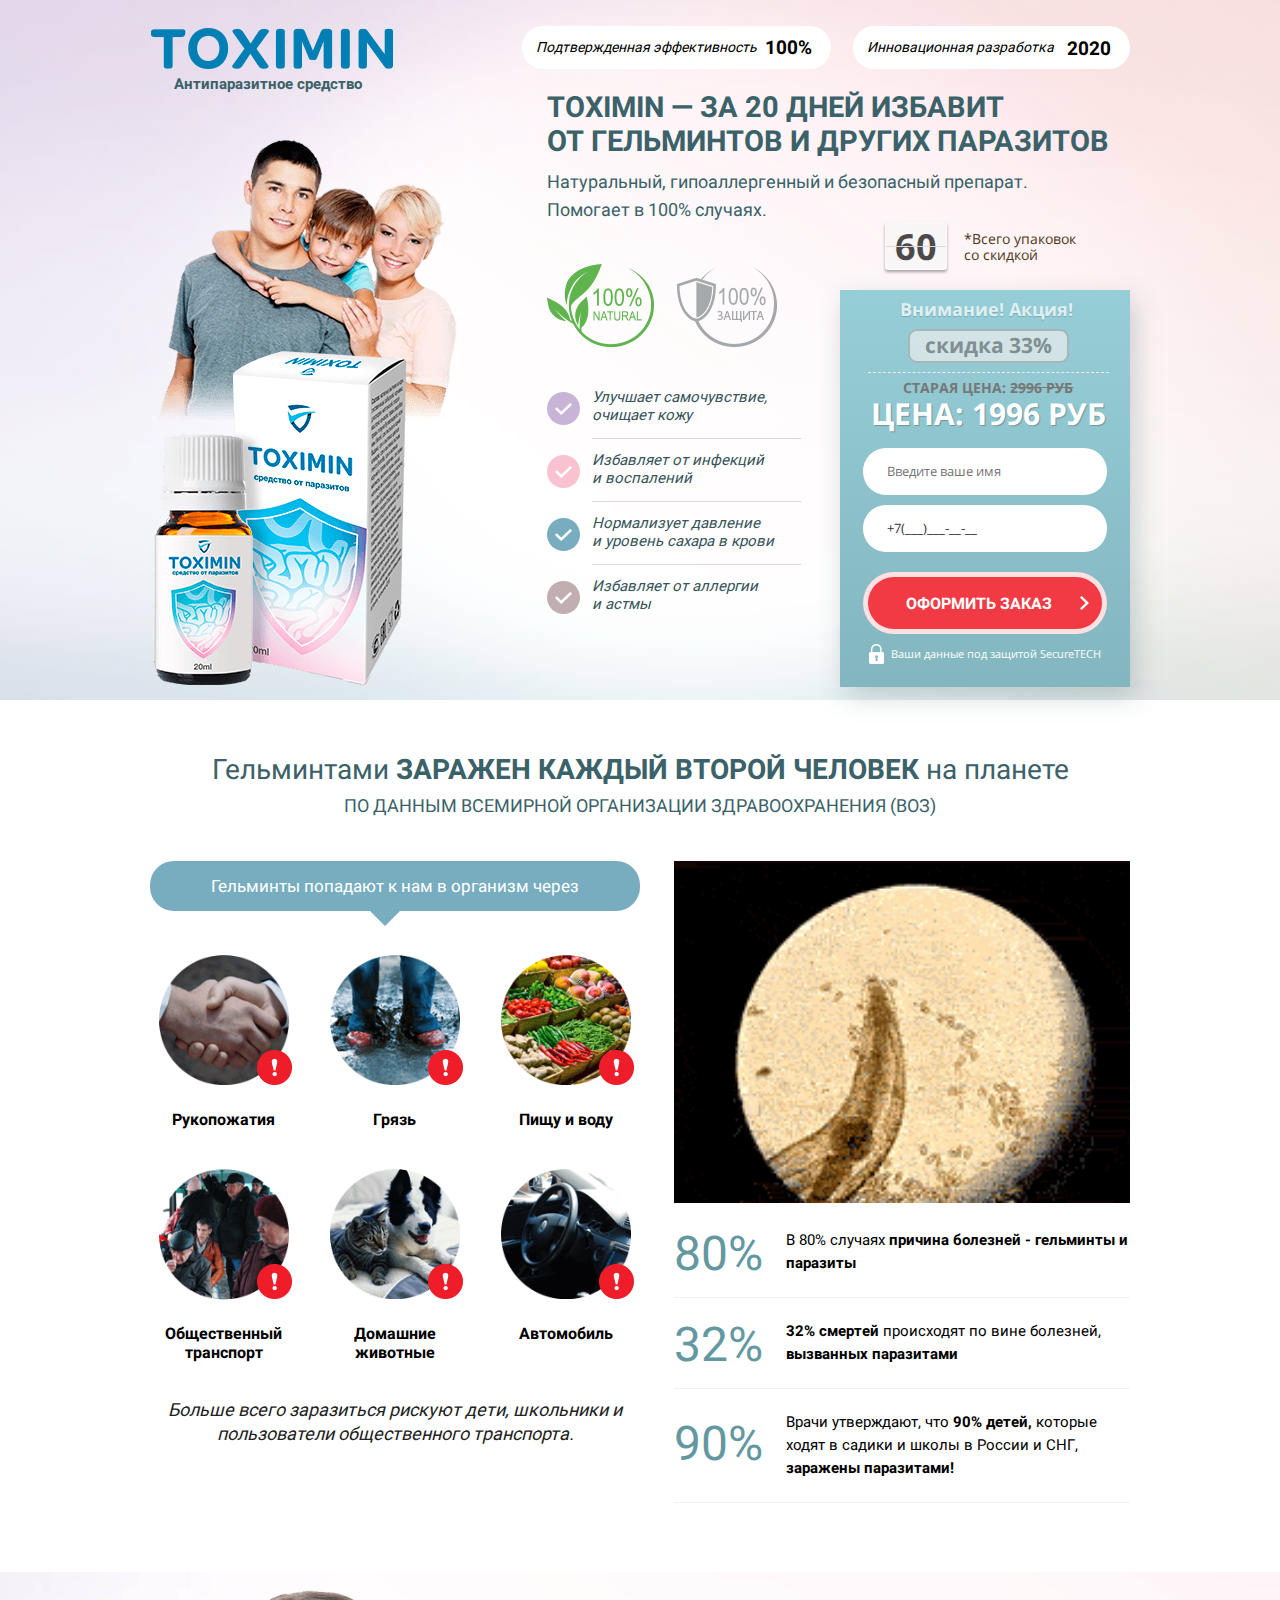
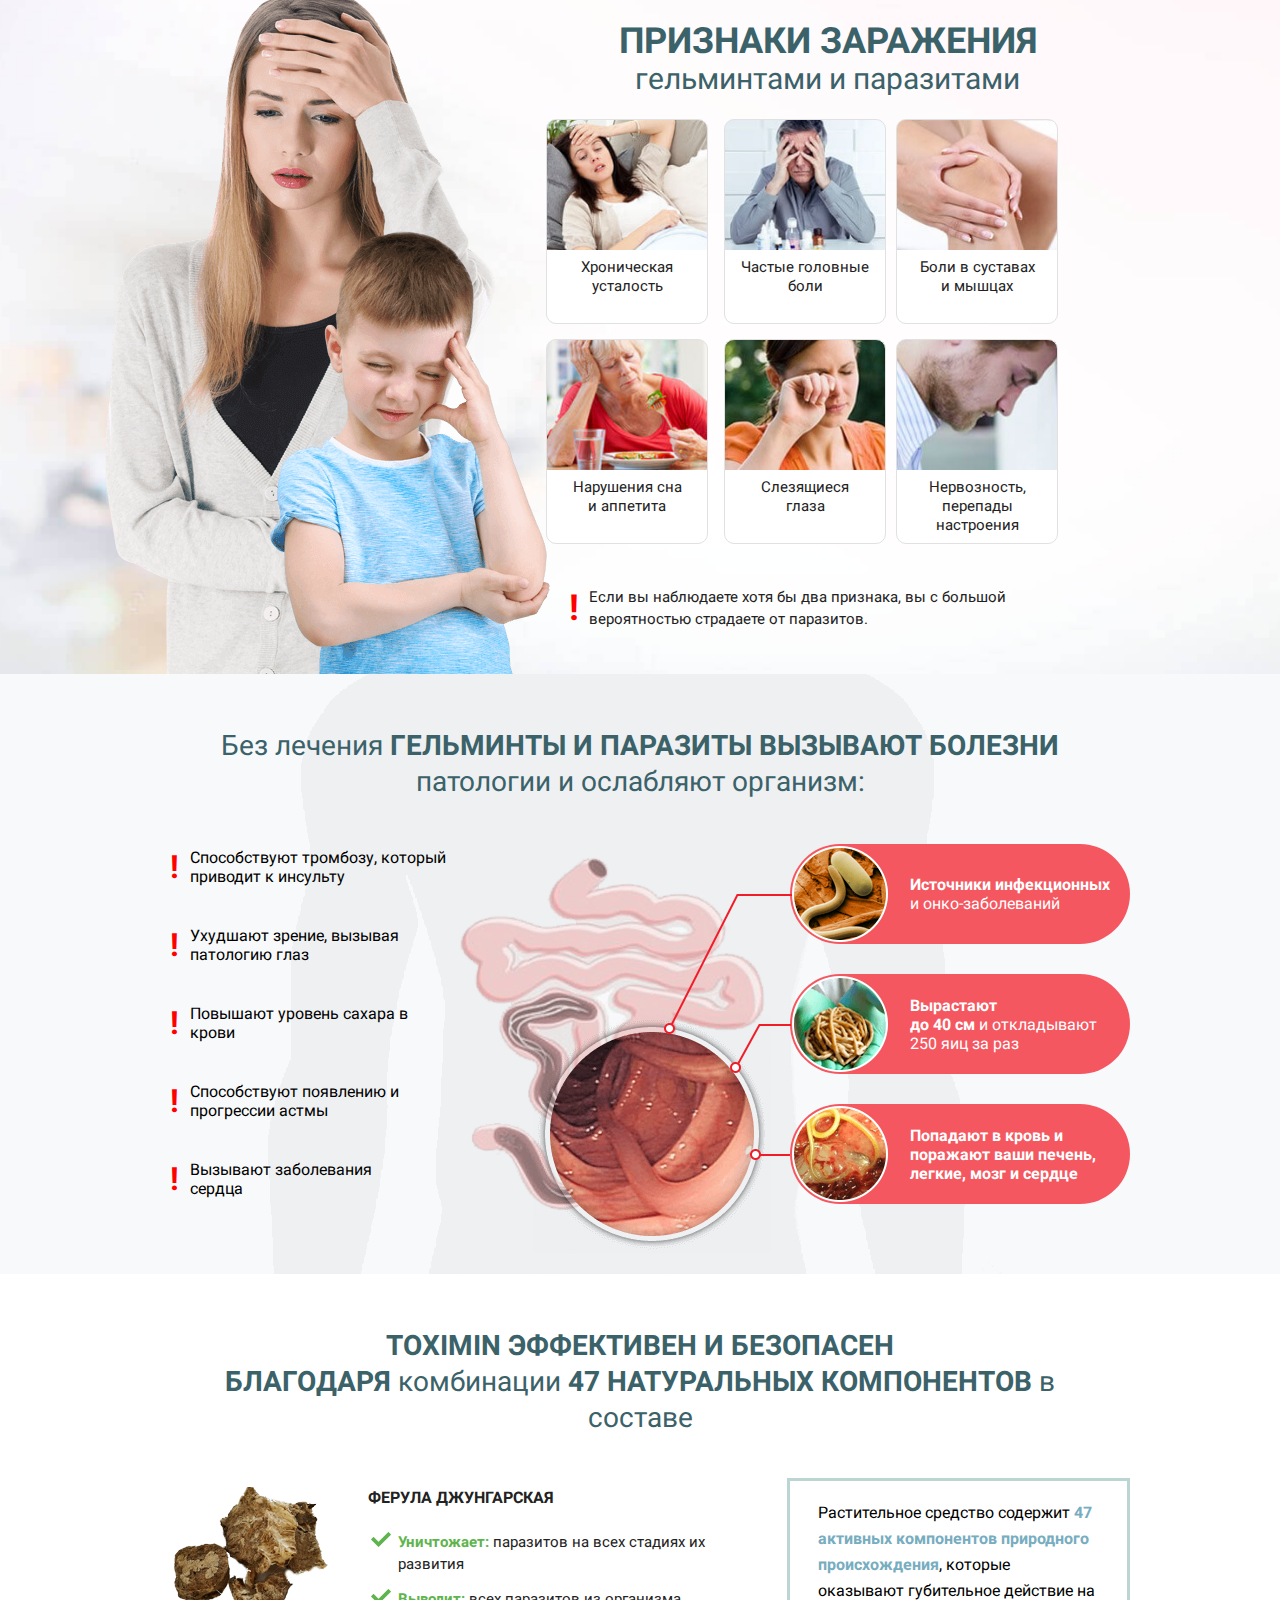
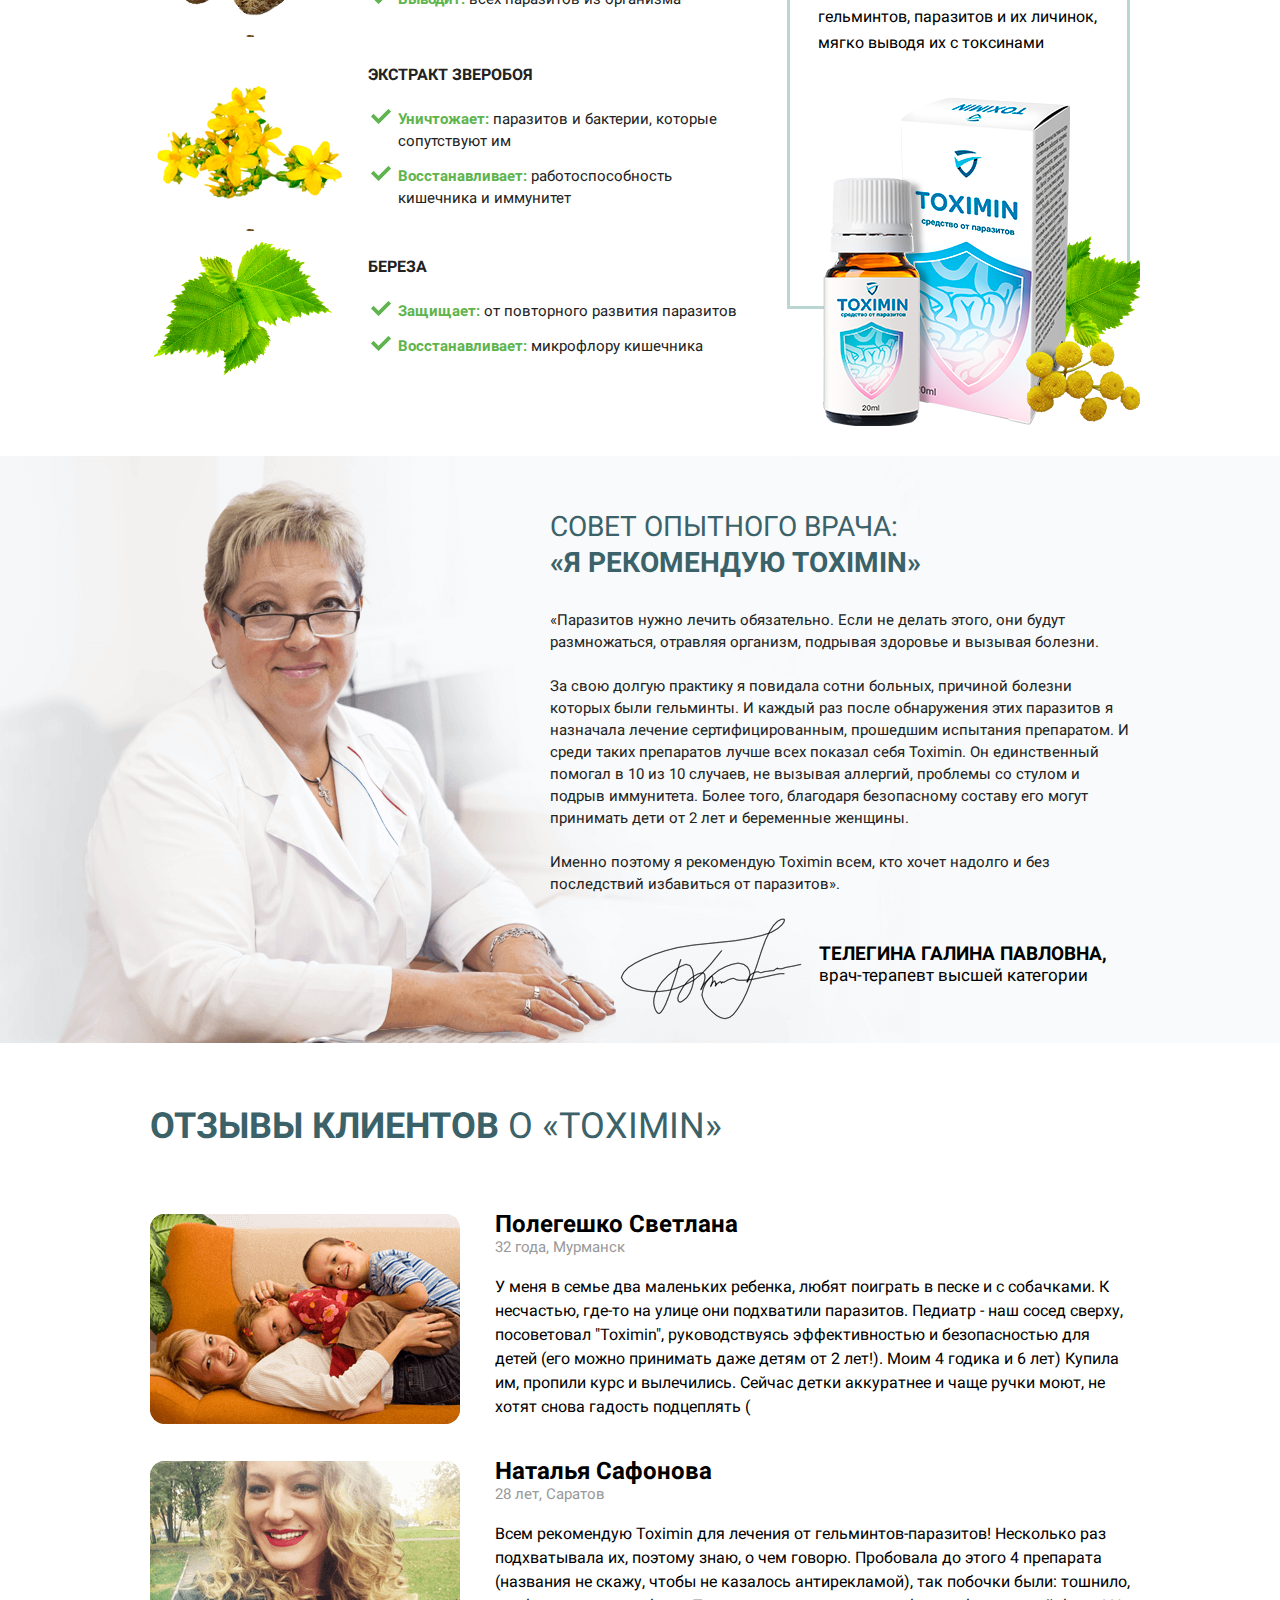
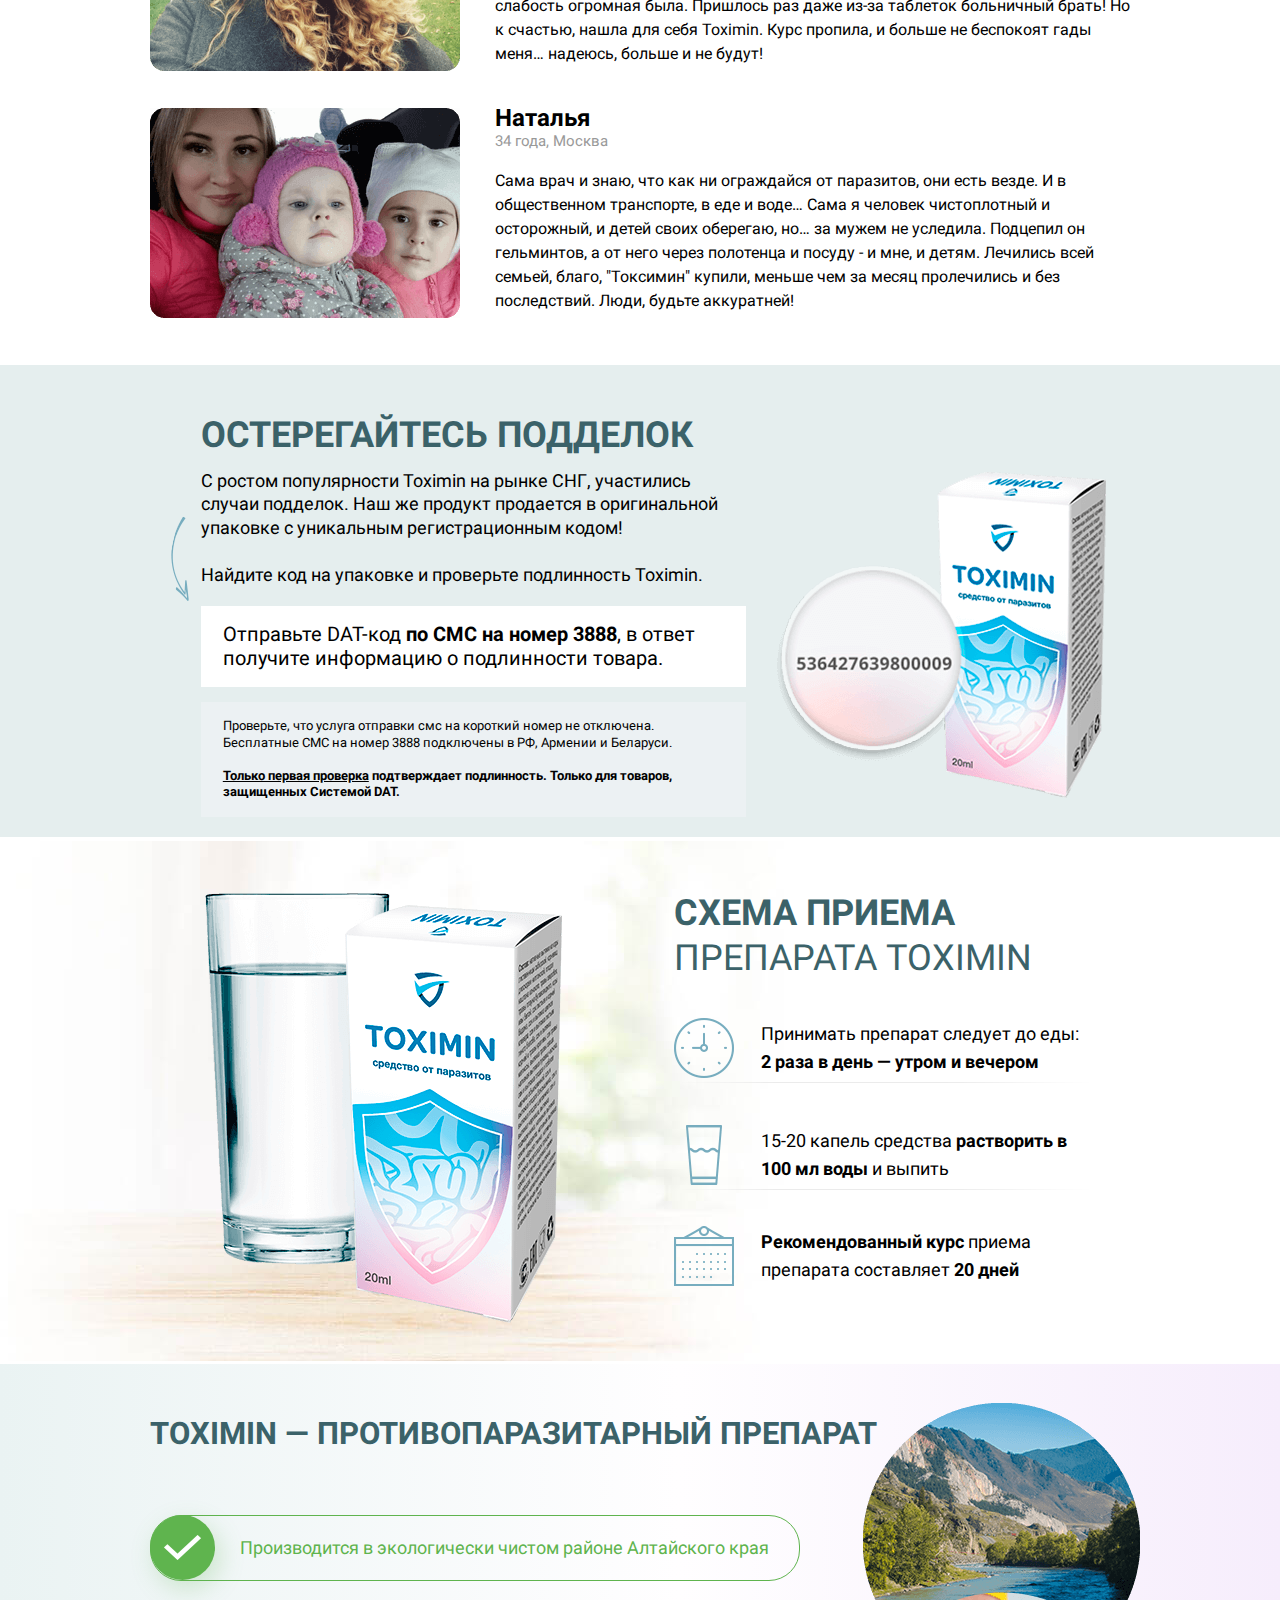
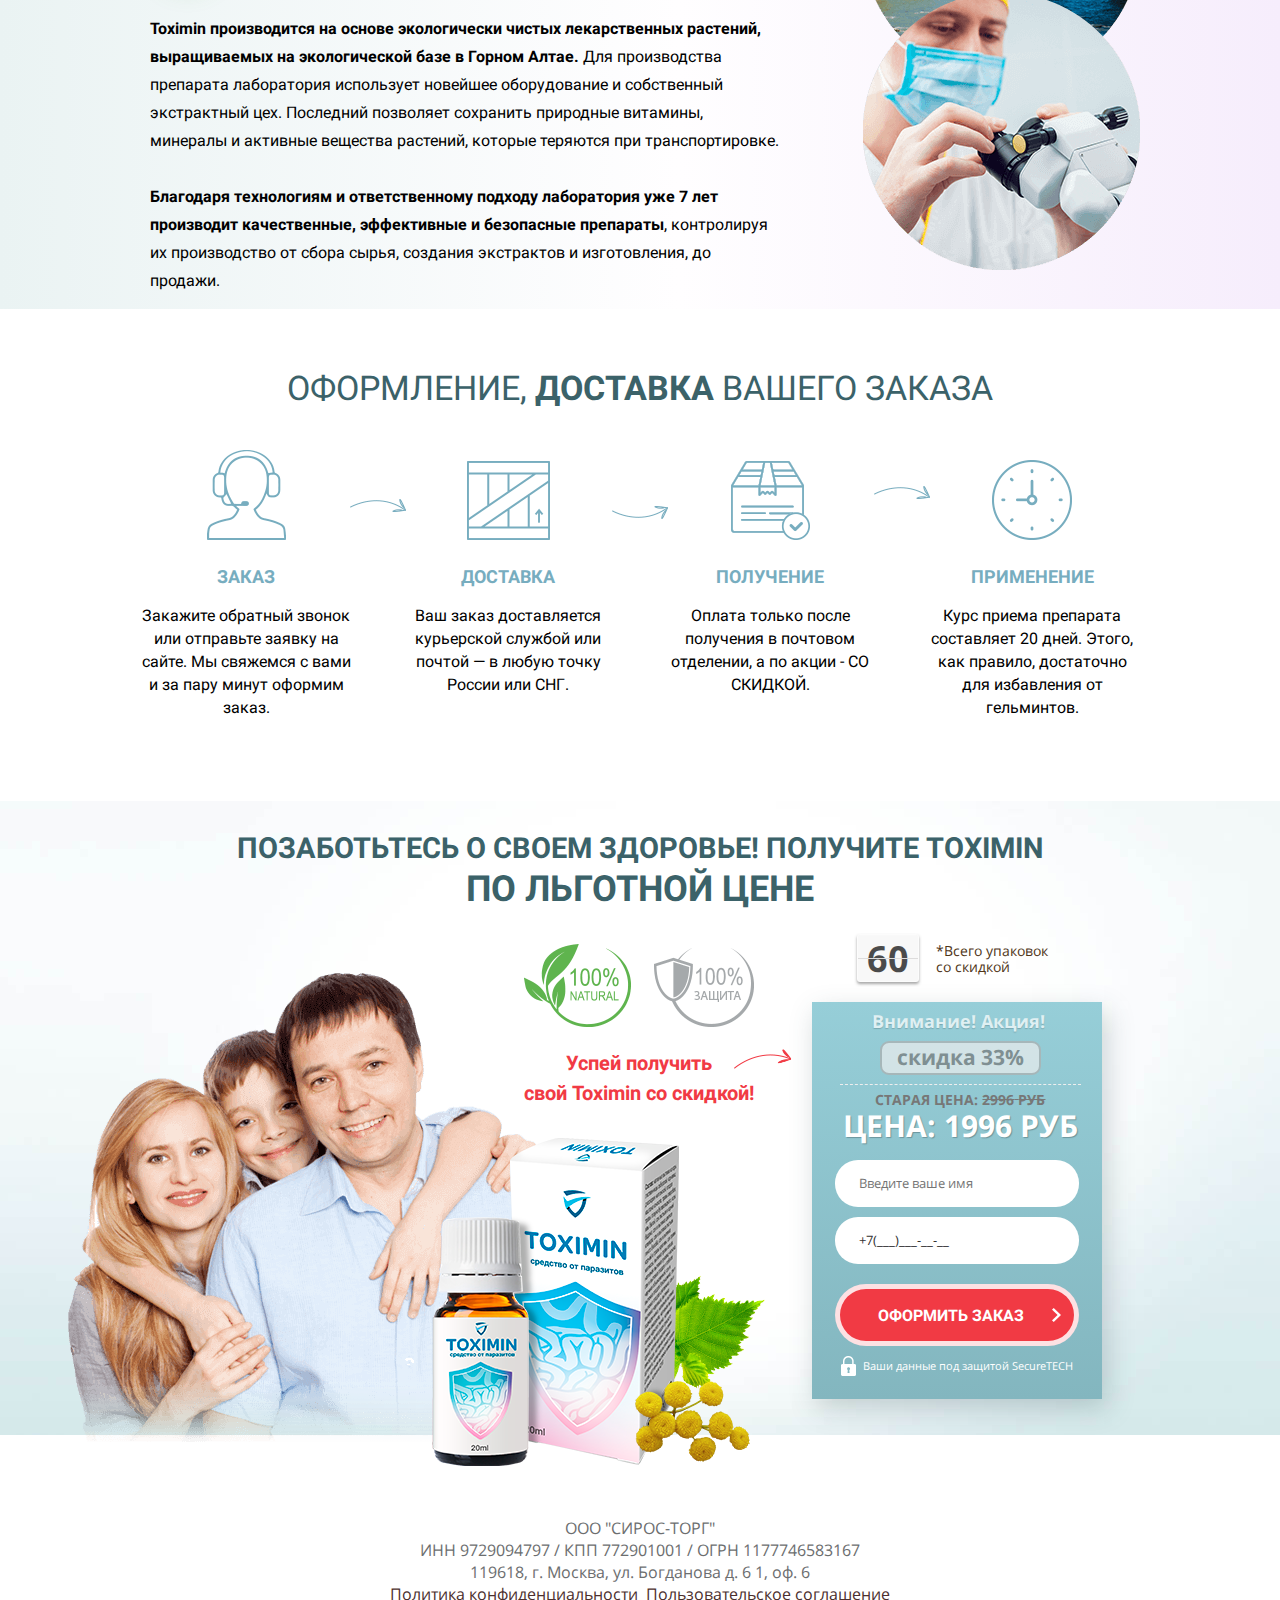
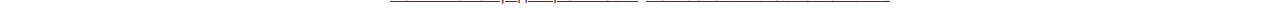
<file: index_3.html>
<!DOCTYPE html>
<html lang="en" class="webkit chrome mac js" data-scrapbook-source="https://l3.toximin.com/?k=53b0a8303ad1d975b8fac36b184da013&amp;in=1" data-scrapbook-create="20200821135445935">
<head>
<meta charset="UTF-8">
<meta name="viewport" content="width=device-width">
<link href="css.css" rel="stylesheet">
<title>Получить Toximin со скидкой! Реальные отзывы. Закажите Toximin сейчас!</title>

<link rel="stylesheet" href="main.css">



<link rel="icon" type="image/png" sizes="32x32" href="favicon-32x32.png"> 
<link rel="icon" type="image/png" sizes="96x96" href="favicon-96x96.png"> 
<link rel="icon" type="image/png" sizes="16x16" href="favicon-16x16.png"> 

	<!-- JS -->		
 




	
<style type="text/css">span.im-caret {
    -webkit-animation: 1s blink step-end infinite;
    animation: 1s blink step-end infinite;
}

@keyframes blink {
    from, to {
        border-right-color: black;
    }
    50% {
        border-right-color: transparent;
    }
}

@-webkit-keyframes blink {
    from, to {
        border-right-color: black;
    }
    50% {
        border-right-color: transparent;
    }
}

span.im-static {
    color: grey;
}

div.im-colormask {
    display: inline-block;
    border-style: inset;
    border-width: 2px;
    -webkit-appearance: textfield;
    -moz-appearance: textfield;
    appearance: textfield;
}

div.im-colormask > input {
    position: absolute;
    display: inline-block;
    background-color: transparent;
    color: transparent;
    -webkit-appearance: caret;
    -moz-appearance: caret;
    appearance: caret;
    border-style: none;
    left: 0; /*calculated*/
}

div.im-colormask > input:focus {
    outline: none;
}

div.im-colormask > input::-moz-selection{
    background: none;
}

div.im-colormask > input::selection{
    background: none;
}
div.im-colormask > input::-moz-selection{
    background: none;
}

div.im-colormask > div {
    color: black;
    display: inline-block;
    width: 100px; /*calculated*/
}</style><style type="text/css">.fancybox-margin{margin-right:0px;}</style>
</head>
<body style="">




    
    <link type="text/css" rel="stylesheet" href="promo_v1-1.css">
    



    









<a href="https://l3.toximin.com/?next_order_page=1" class="pl_next_order_page replace_ignoring">Следующая страничка</a>
















<div class="mnblk">
<div class="block1">
<div class="container clearfix">
<div class="top_head clearfix">
<span class="logo-title">Антипаразитное средство</span>
<img src="logo.png" alt="" class="logo">
<ul style="display0:none">
<li class="header_desc"><p class="">Подтвержденная эффективность <span class="userOnlineBody">100%&nbsp;</span></p></li>
<li class="header_desc"><p>Инновационная разработка <span class="todayBuy0"><span class="nowyear">2020</span>&nbsp;</span></p></li>
</ul>
</div>
<div class="left_block">
<span id="product-block">
<span class="plashka2" style="display: none;">
при заказе<br>
<b><font class="endStockDate nowdate" daysint="">21 августа</font></b><br>
одна упаковка<br>
<b>ЗА <font class="plashka2-t">1 РУБЛЬ</font></b>
</span>
</span>
<img src="prod_block1.png" alt="">
</div>
<div class="centr_block">
<h2>Toximin — за 20 дней избавит <br> от гельминтов и других паразитов</h2>
<p>Натуральный, гипоаллергенный и безопасный препарат. Помогает в 100% случаях.</p>
<ul>
<li>Улучшает самочувствие, очищает кожу</li>
<li>Избавляет от инфекций
<br> и воспалений</li>
<li>Нормализует давление
<br> и уровень сахара в&nbsp;крови</li>
<li>Избавляет от аллергии
<br> и астмы</li>
</ul>
</div>
<div class="right_block">
<div class="pack">
<span class="lastpack" data-number="3">

<span><font class="p_limit_left_text">60</font></span>
</span>
<span class="lastpack_desc">*Всего упаковок со скидкой</span>
</div>
<div class="form clone-this">
<div class="price clearfix">
<div class="previous">
<span>Внимание! Акция!</span><br>
<span class="x_price_previous money"><font class="pl_product_old_price0"><font class="endStockDate nowdate5">скидка 33%</font></font></span>
<span class="x_currency currency"> </span>
</div>
<div class="current">
<span class="titttl"><font class="frpro">СТАРАЯ&nbsp;ЦЕНА:&nbsp;<s class="frprs"><font class="pl_product_old_price">2996</font>&nbsp;<span class="pl_product_currency" type="short">руб</span></s></font></span>
<span class="x_price_current money"><font class="pl_product_price0"><font class="frpr">ЦЕНА:&nbsp;<font class="pl_product_price">1996</font>&nbsp;<span class="pl_product_currency" type="short">руб</span></font><font class="frzv">*</font></font></span>
<span class="x_currency currency"> </span>
</div>
</div>
<form method="post" action="" class="x_order_form">
<input type="text" name="order[fio]" placeholder="Введите ваше имя" required="" value="">
<input type="tel" name="order[phone]" placeholder="Введите номер телефона" required="" value="+7(___)___-__-__">
<button type="submit" class="order_btn">ОФОРМИТЬ ЗАКАЗ</button>
<span class="primrub" style="width:100%;text-align:center;display:none">*при оформлении заказа</span>
<span>Ваши данные под защитой SecureTECH</span>
<input type="hidden" name="order[specifications]" value=""> 
<input type="hidden" name="order[discount]" value=""> 
<input type="checkbox" name="order[address_info]" class="pl_field_address_info">
<input type="hidden" name="order[advHash]" class="advHash" value="03a48e4a-639c-4c48-b6c0-649bbc888b8c">
	
</form>
</div>
</div>
</div>
</div>
<div class="block2 container clearfix">
<h3>
<span>Гельминтами </span>заражен каждый второй человек <span>на&nbsp;планете</span>
</h3>
<h5>по данным всемирной организации здравоохранения (ВОЗ)</h5>
<div class="left_block">
<h5>Гельминты попадают к нам в организм через</h5>
<div class="items clearfix">
<p class="item">Рукопожатия</p>
<p class="item">Грязь</p>
<p class="item">Пищу и воду</p>
<p class="item">Общественный транспорт</p>
<p class="item">Домашние животные</p>
<p class="item">Автомобиль</p>
</div>
<p class="desc">Больше всего заразиться рискуют дети, школьники и пользователи общественного транспорта.</p>
</div>
<div class="right_block">
<div class="video">
<img src="b2_vid.gif" alt=""></div>
<p><span>80%</span>В 80% случаях <b>причина болезней - гельминты и паразиты</b></p>
<p><span>32%</span><b>32% смертей</b> происходят по вине болезней, <b>вызванных паразитами</b> </p>
<p><span>90%</span>Врачи утверждают, что <b>90% детей,</b> которые ходят в садики и школы в России и СНГ, <b>заражены паразитами!</b></p>
</div>
</div>
<div class="block3">
<div class="container clearfix">
<h1>Признаки заражения <span>гельминтами и паразитами</span></h1>
<div class="items clearfix">
<p class="item">Хроническая усталость</p>
<p class="item">Частые головные боли </p>
<p class="item">Боли в суставах
<br> и мышцах</p>
<p class="item">Нарушения сна
<br> и аппетита</p>
<p class="item">Слезящиеся
<br> глаза</p>
<p class="item">Нервозность, перепады настроения</p>
<span class="desc">Если вы наблюдаете хотя бы два признака, вы с большой вероятностью страдаете от паразитов.</span>
</div>
</div>
</div>
<div class="block4">
<div class="container clearfix">
<h3>
<span>Без лечения </span>гельминты и паразиты вызывают болезни <span>патологии и ослабляют организм:</span></h3>
<ul class="left_block">
<li>Способствуют тромбозу, который приводит к инсульту </li>
<li>Ухудшают зрение, вызывая патологию глаз</li>
<li>Повышают уровень сахара в крови </li>
<li>Способствуют появлению и прогрессии астмы</li>
<li>Вызывают заболевания
<br> сердца </li>
</ul>
<ul class="right_block">
<li>
<p><b>Источники инфекционных</b>
<br> и онко-заболеваний</p>
</li>
<li>
<p><b>Вырастают <br>до 40 см</b> и откладывают
<br> 250 яиц за раз</p>
</li>
<li>
<p><b>Попадают в кровь и поражают ваши печень, легкие, мозг и сердце</b></p></li>
</ul>
</div>
</div>
<div class="block5 container clearfix">
<h3>Toximin эффективен и безопасен <br> благодаря <span>комбинации</span> 47 натуральных компонентов <span>в составе</span></h3>
<div class="left_block items">
<div class="item">
<h6>ФЕРУЛА ДЖУНГАРСКАЯ</h6>
<ul>
<li><span>Уничтожает:</span> паразитов на всех стадиях их развития</li>
<li><span>Выводит:</span> всех паразитов из организма</li>
</ul>
</div>
<div class="item">
<h6>ЭКСТРАКТ ЗВЕРОБОЯ</h6>
<ul>
<li><span>Уничтожает:</span> паразитов и бактерии, которые сопутствуют им </li>
<li><span>Восстанавливает:</span> работоспособность кишечника и иммунитет </li>
</ul>
</div>
<div class="item">
<h6>БЕРЕЗА</h6>
<ul>
<li><span>Защищает:</span> от повторного развития паразитов</li>
<li><span>Восстанавливает:</span> микрофлору кишечника</li>
</ul>
</div>
</div>
<div class="right_block">
<p>Растительное средство содержит <span> 47 активных компонентов природного происхождения</span>, которые оказывают губительное действие на гельминтов, паразитов и их личинок, мягко выводя их с токсинами</p>
</div>
</div>
<div class="block6">
<div class="container clearfix">
<div class="right_block">
<h3><span>Совет опытного врача:</span> «Я рекомендую TOXIMIN»</h3>
<p>«Паразитов нужно лечить обязательно. Если не делать этого, они будут размножаться, отравляя организм, подрывая здоровье и вызывая болезни.</p>
<p>За свою долгую практику я повидала сотни больных, причиной болезни которых были гельминты. И каждый раз после обнаружения этих паразитов я назначала лечение сертифицированным, прошедшим испытания препаратом. И среди таких препаратов лучше всех показал себя Toximin. Он единственный помогал в 10 из 10 случаев, не вызывая аллергий, проблемы со стулом и подрыв иммунитета. Более того, благодаря безопасному составу его могут принимать дети от 2 лет и беременные женщины. </p>
<p>Именно поэтому я рекомендую Toximin всем, кто хочет надолго и без последствий избавиться от паразитов».</p>
<h4>Телегина Галина Павловна, <span> врач-терапевт высшей категории </span></h4>
</div>
</div>
</div>
<div class="block7 container">
<h1>Отзывы клиентов <span>о&nbsp;«Toximin»</span></h1>

<div class="items">
<div class="item clearfix">
<h4>Полегешко Светлана<span>32 года, Мурманск</span></h4>
<p>У меня в семье два маленьких ребенка, любят поиграть в песке и с собачками. К несчастью, где-то на улице они подхватили паразитов. Педиатр - наш сосед сверху, посоветовал "Toximin", руководствуясь эффективностью и безопасностью для детей (его можно принимать даже детям от 2 лет!). Моим 4 годика и 6 лет) Купила им, пропили курс и вылечились. Сейчас детки аккуратнее и чаще ручки моют, не хотят снова гадость подцеплять (</p>
</div>
<div class="item clearfix">
<h4>Наталья Сафонова <span>28 лет, Саратов</span></h4>
<p>Всем рекомендую Toximin для лечения от гельминтов-паразитов! Несколько раз подхватывала их, поэтому знаю, о чем говорю. Пробовала до этого 4 препарата (названия не скажу, чтобы не казалось антирекламой), так побочки были: тошнило, слабость огромная была. Пришлось раз даже из-за таблеток больничный брать! Но к счастью, нашла для себя Toximin. Курс пропила, и больше не беспокоят гады меня… надеюсь, больше и не будут!</p>
</div>
<div class="item clearfix">
<h4>Наталья <span>34 года, <font class="pl_spacer_geo_detect">Москва</font></span></h4>
<p>Cама врач и знаю, что как ни ограждайся от паразитов, они есть везде. И в общественном транспорте, в еде и воде… Сама я человек чистоплотный и осторожный, и детей своих оберегаю, но… за мужем не уследила. Подцепил он гельминтов, а от него через полотенца и посуду - и мне, и детям. Лечились всей семьей, благо, "Токсимин" купили, меньше чем за месяц пролечились и без последствий. Люди, будьте аккуратней!</p>
</div>
</div>

</div>
<div class="block8 block8_code">
<div class="container">



<h1>Остерегайтесь подделок <!-- <span>и некачественных средств!</span> --></h1>
<!-- <p>Очень эффективное и популярное средство для борьбы с гельминтами, у которого уже появились некачественные аналоги!! Будьте внимательны при заказе. Каждая упаковка защищена системой бренд-контроля DAT. Найдите код на упаковке и проверьте его подлинность:</p> -->
 




				<p class="fstp" style="    font-weight: normal; padding-top:10px; padding-bottom:5px; color:#000; font-size: 18px;    line-height: 1.3; ">С ростом популярности <font style="class">Toximin</font> на рынке СНГ, участились случаи подделок. 
				Наш же продукт продается в оригинальной упаковке с уникальным регистрационным кодом! 
				<br><br>
				Найдите код на упаковке и проверьте подлинность&nbsp;<font class="nbrk">Toximin.</font></p>
			 
				<font class="warning-border" style="  font-size: 125%;  font-family: 'Roboto', sans-serif; display: block;    padding: 3% 4%;    margin-top: 15px;  margin-bottom: 15px;    background: #fff; ">Отправьте DAT-код <strong style="font-weight:bold">по СМС на номер 3888</strong>, в ответ получите информацию о подлинности&nbsp;товара.</font>
				<font class="warp" style=" font-family: 'Roboto', sans-serif; display: block; border-radius: 0px;   padding: 3% 4%;  font-size:80%;   margin-top:10px; line-height:1.3; background-color:rgb(236, 241, 243);  font-weight: normal;
				 color: #000;">
				<i></i>Проверьте, что услуга отправки смс на короткий номер не отключена. Бесплатные СМС на&nbsp;номер 3888 подключены в РФ, Армении и Беларуси.
				<br>
				<br>
				<strong><u>Только первая проверка</u> подтверждает подлинность.  Только для товаров, защищенных Системой&nbsp;DAT.</strong></font>

<style>
@media screen and (max-width: 999px) {
			.block8_code p {    padding-right: 0px !important;}
			.warning-border , .warp {    margin-right: 100px !important;}
}

@media screen and (max-width: 767px) {
			.block8_code p {    padding-right: 0px !important;}
			.warning-border , .warp {    margin-right: 0px !important;}
}
</style>





</div>
</div>
<div class="block9">
<div class="container">
<h1>Схема приема <span>препарата Toximin</span></h1>
<ul>
<li>Принимать препарат следует до еды: <b>2 раза в день — утром и вечером</b></li>
<li>15-20 капель средства <b>растворить в 100 мл воды</b> и выпить</li>
<li><b>Рекомендованный курс</b> приема препарата составляет <b>20 дней</b></li>
</ul>
</div>
</div>
<div class="block10">
<div class="container">
<h1>Toximin — противопаразитарный препарат</h1>
<p class="green">Производится в экологически чистом районе Алтайского края</p>
<p><b>Toximin производится на основе экологически чистых лекарственных растений, выращиваемых на экологической базе в Горном Алтае.</b> Для производства препарата лаборатория использует новейшее оборудование и собственный экстрактный цех. Последний позволяет сохранить природные витамины, минералы и активные вещества растений, которые теряются при транспортировке.</p>
<p><b>Благодаря технологиям и ответственному подходу лаборатория уже 7 лет производит качественные, эффективные и безопасные препараты</b>, контролируя их производство от сбора сырья, создания экстрактов и изготовления, до продажи.</p>
</div>
</div>
<div class="block11 container">
<h1><span>Оформление,</span> доставка <span>Вашего заказа</span></h1>
 
<div class="items clearfix">
<p class="item"><span>Заказ</span>Закажите обратный звонок или отправьте заявку на сайте. Мы свяжемся с вами и за пару минут оформим заказ.</p>
<p class="item"><span>Доставка</span>Ваш заказ доставляется курьерской службой или почтой — в любую точку России или СНГ.</p>
<p class="item"><span>Получение</span>Оплата только после получения в почтовом отделении, а по акции - СО СКИДКОЙ.</p>
<p class="item"><span>Применение</span>Курс приема препарата составляет 20 дней. Этого, как правило, достаточно для избавления от гельминтов.</p>
</div>
</div>
<div class="block12">
<div class="container clearfix">
<h2>ПОЗАБОТЬТЕСЬ О <span>СВОЕМ</span> ЗДОРОВЬЕ!  ПОЛУЧИТЕ TOXIMIN <span> </span> <span class="h1">ПО&nbsp;ЛЬГОТНОЙ&nbsp;ЦЕНЕ</span></h2>
<div class="center_block">
<span id="product-block">
<span class="plashka2" style="display: none;">
при заказе<br>
<b><font class="endStockDate nowdate" daysint="">21 августа</font></b><br>
одна упаковка<br>
<b>ЗА <font class="plashka2-t">1 РУБЛЬ</font></b>
</span>
</span>
<h4>Успей получить <br> свой Toximin со скидкой!</h4>
</div>
<div class="right_block">
<div class="pack">
<span class="lastpack" data-number="3">

<span><font class="p_limit_left_text">60</font></span>
</span>
<span class="lastpack_desc">*Всего упаковок со скидкой</span>
 </div>
<div class="form clone-this">
<div class="price clearfix">
<div class="previous">
<span>Внимание! Акция!</span><br>
<span class="x_price_previous money"><font class="pl_product_old_price0"><font class="endStockDate nowdate5">скидка 33%</font></font></span>
<span class="x_currency currency"> </span>
</div>
<div class="current">
<span class="titttl"><font class="frpro">СТАРАЯ&nbsp;ЦЕНА:&nbsp;<s class="frprs"><font class="pl_product_old_price">2996</font>&nbsp;<span class="pl_product_currency" type="short">руб</span></s></font></span>
<span class="x_price_current money"><font class="pl_product_price0"><font class="frpr">ЦЕНА:&nbsp;<font class="pl_product_price">1996</font>&nbsp;<span class="pl_product_currency" type="short">руб</span></font><font class="frzv">*</font></font></span>
<span class="x_currency currency"> </span>
</div>
</div>
<form method="post" action="" class="x_order_form">
<input type="text" name="order[fio]" placeholder="Введите ваше имя" required="" value="">
<input type="tel" name="order[phone]" placeholder="Введите номер телефона" required="" value="+7(___)___-__-__">
<button type="submit" class="order_btn">ОФОРМИТЬ ЗАКАЗ</button>
<span class="primrub" style="width:100%;text-align:center;display:none">*при оформлении заказа</span>
<span>Ваши данные под защитой SecureTECH</span>
<input type="hidden" name="order[specifications]" value=""> 
<input type="hidden" name="order[discount]" value=""> 
<input type="checkbox" name="order[address_info]" class="pl_field_address_info">
<input type="hidden" name="order[advHash]" class="advHash" value="03a48e4a-639c-4c48-b6c0-649bbc888b8c">
	
</form>
</div>
</div>
</div>
</div>
<div class="footer container clearfix" style="color:#6C6E6F;text-align:center">

    ООО "СИРОС-ТОРГ"<br>
    ИНН 9729094797 / КПП 772901001 / ОГРН 1177746583167<br>
    119618, г. Москва, ул. Богданова д. 6 1, оф. 6<br>

          <a href="https://l3.toximin.com/privacyPolicy" target="_blank" l-loc="l_pl36">Политика конфиденциальности</a>&nbsp;
<a href="https://l3.toximin.com/userAgreement" target="_blank" l-loc="l_pl37">Пользовательское соглашение</a><style>.form-wrap input, .form-wrap select {outline: none !important;} body{overflow-x:hidden;} .primrub0{display:none !important}  #created-button-1, #created-button-2 {line-height:34px !important;}	.pl_field_address_info {position:absolute;z-index: -1;}    .confidens {text-align:center; cursor:default; display:block; clear:both;  }   .confidens a {text-decoration:none; color:#6C6E6F; cursor:default; }    .confidens a:hover {cursor:default;  color:#6C6E6F; text-decoration:none;}  </style>
</div>

</div>


<style>
   .primrub { background:none !important; padding:0 0 5px 3px !important; }
   .block1 .container .top_head ul li span {    padding-left: 5px;    line-height: 1.3;    height: 24px;    display: inline-block;  }
	.form form button.order_btn {    line-height: 51px;    text-indent: -12px;    height: 62px;    font-size: 16px; }

		.block12 h2 span {font-weight: bold !important}


	.right_block .pl_product_price0 {text-transform: uppercase; font-size: 80%;}
   .titttl {
    width: 85% !important;
    display: block !important;
    border-top: 1px dashed #eee !important;
    margin: 2px auto -5px !important;
    padding: 5px 0 0 0 !important;
    text-transform: uppercase !important;
    color: #777 !important;
    text-shadow: none !important;
    font-weight: bold !important;
    font-size: 90% !important;
}

.form .price {    padding: 7px 0 5px;}

	.right_block span.pl_product_currency {font-weight: bold !important; font-size: 100% !important }
	.right_block .frzv {position: absolute !important; width: 1px !important;  font-size: 85%;}

	.block12 h2 span {font-weight: bold !important}

   .right_block .nowdate5 { 
    font-size: 21px;
    line-height: 26px;
    font-weight: bold;
    background: #eee;
    color: #777;
    min-width: 120px;
    display: inline-block;
    text-shadow: none;
    padding: 1px 15px 3px;
    border-radius: 9px;
    border: 2px solid #afafaf;
    margin-bottom: 7px;
}


@media screen and (min-width: 480px) and (max-width: 767px) {
	.block9 .container {    background-position: 110px 30px; background-position-y: 470px;}
}

.block12 .center_block:before { background-image: url("block12people-2.png"); }

@media screen and (min-width: 1000px) and (max-width: 10000px) {
	.block12 .center_block:before {    top: 39px; }
}

.frzv {display:none !important;}

	.frpro .pl_product_currency {color: #777 !important;    text-shadow: none !important; }
</style>



 


<style>

    
        #ps-sale-pc-form { display: block; }
        #ps-sale-mobile-form { display: none; }

        @media only screen and (min-device-width : 320px) and (max-device-width : 700px) {
            #ps-sale-pc-form { display: none; }
            #ps-sale-mobile-form { display: block; }
        }

    
</style>

<div class="popup-container">
    <div id="ps-popup-sale" class="ps-popup-default ps-popup-sale">
        <div class="ps-popup-inner">

            <form id="ps-sale-pc-form" action="#" method="post">
                <div class="ps-popup-head"><a href="#" class="ps-icon-cross popup-close"></a></div>
                <div class="ps-form ps-sale-form">
                    <div class="ps-top">
                        <div class="ps-left">
                            <div class="ps-diagramm lg">
                                <div style="display:inline;width:121px;height:121px;"><canvas width="121" height="121" data-scrapbook-canvas="[data-uri]"></canvas><input type="text" value="35" data-width="121" data-height="121" data-thickness="0.08" data-readonly="true" data-bgcolor="#fff" data-angleoffset="150" data-fgcolor="#00a651" class="ps-dial-lg" readonly="readonly" style="width: 64px; height: 40px; position: absolute; vertical-align: middle; margin-top: 40px; margin-left: -92px; border: 0px; background: none; font: bold 24px Arial; text-align: center; color: rgb(0, 166, 81); padding: 0px; appearance: none;"></div>
                                <span>-35%</span>
                            </div>
                        </div>
                        <div class="ps-center">
                            <h2 l-loc="l_pl13">Внимание, акция!</h2>
                            <p l-loc="l_pl14">Персонально для вас, и только в настоящий момент мы предлагаем  сногсшибательную <strong>скидку!</strong></p>
                            <p l-loc="l_pl16">Сделай заказ прямо сейчас и воспользуйся условиями данной акции</p>
                        </div>
                        <div class="ps-right"><strong l-loc="l_pl22">Актуальная цена:</strong><b>1946<span>руб.</span></b>
                            <del>2996 руб.</del>
                        </div>
                    </div>
                    <div class="ps-middle">
                        <ul class="ps-features-list">
                            <li><strong class="ps-left" l-loc="l_pl40">осталось</strong>
                                <div class="ps-diagramm sm">
                                    <div style="display:inline;width:48px;height:48px;"><canvas width="48" height="48" data-scrapbook-canvas="[data-uri]"></canvas><input type="text" value="60" data-width="48" data-height="48" data-thickness="0.11" data-readonly="true" data-bgcolor="#fff" data-angleoffset="50" data-fgcolor="#00a651" class="ps-dial-sm p_limit_left_value" readonly="readonly" style="width: 28px; height: 16px; position: absolute; vertical-align: middle; margin-top: 16px; margin-left: -38px; border: 0px; background: none; font: bold 9px Arial; text-align: center; color: rgb(0, 166, 81); padding: 0px; appearance: none;"></div>
                                    <span class="p_limit_left_text" id="ps-popup-sale-goods" style="color: black;">60</span>
                                </div>
                                <span id="ps-popup-sale-goods-text" class="features-text" l-loc="l_pl17">акционных предложений</span>
                            </li>
                            <li><strong class="ps-now" l-loc="l_pl43">сейчас</strong>
                                <div class="ps-diagramm sm">
                                    <div style="display:inline;width:48px;height:48px;"><canvas width="48" height="48" data-scrapbook-canvas="[data-uri]"></canvas><input type="text" value="29" data-width="48" data-height="48" data-thickness="0.11" data-readonly="true" data-bgcolor="#fff" data-angleoffset="-135" data-fgcolor="#00a651" class="ps-dial-sm" readonly="readonly" style="width: 28px; height: 16px; position: absolute; vertical-align: middle; margin-top: 16px; margin-left: -38px; border: 0px; background: none; font: bold 9px Arial; text-align: center; color: rgb(0, 166, 81); padding: 0px; appearance: none;"></div>
                                    <span id="ps-popup-sale-clients" style="color: black;">29</span>
                                </div>
                                <span class="features-text" l-loc="l_pl18">человек просматривает эту страницу</span>
                            </li>
                        </ul>
                    </div>
                    <div class="ps-bottom">
                        <div style="display:none;color:red;margin-bottom:10px;font-size:16px;text-align:center;" id="ps-popup-sale-warning" l-loc="l_pl19">Внимание! Осталось последнее акционное предложение</div>
                        <div class="ps-phone-holder"><strong l-loc="l_pl20">Телефон:</strong>
                            <div class="ps-input-wrapper">
                                <input name="order[phone]" type="tel" value="+7(___)___-__-__" class="ps-input pl_field_phone">
                                <input type="submit" l-loc-value="l_pl24" value="Заказать и сэкономить 1050 RUB" class="ps-order">
                                <input type="hidden" name="order[specifications]" value="">
                                <input type="hidden" name="order[discount]" value="">
                                <input type="hidden" name="order[is_one_rub]" value="">
                            </div>
                            <span class="ps-phone-example" l-loc="l_pl21">Пример: +74550123456</span>
                        </div>
                    </div>
                </div>
            </form>

            <div id="ps-sale-mobile-form">
                <div class="ps-diagramm lg hiddable" style="display: inline-block;">
                    <div style="display:inline;width:80px;height:80px;"><canvas width="80" height="80" data-scrapbook-canvas="[data-uri]"></canvas><input type="text" value="35" data-width="80" data-height="80" data-thickness="0.08" data-readonly="true" data-bgcolor="#fff" data-angleoffset="150" data-fgcolor="#00a651" class="ps-dial-lg" readonly="readonly" style="width: 44px; height: 26px; position: absolute; vertical-align: middle; margin-top: 26px; margin-left: -62px; border: 0px; background: none; font: bold 16px Arial; text-align: center; color: rgb(0, 166, 81); padding: 0px; appearance: none;"></div>
                    <span style="width: 85px;height: 85px;line-height: 85px;font-size: 25px;">-35%</span>
                </div>
                <h2 class="hiddable" l-loc="l_pl13">Внимание, акция!</h2>
                <div class="text hiddable" l-loc="l_pl15">Персонально для вас, и только в настоящий момент мы предлагаем  сногсшибательную <strong><span class="green-text">скидку!</span></strong></div>
                <div class="ps-price hiddable">
                    <span class="relevant-price" l-loc="l_pl23">Актуальная <br> цена:</span>
                    <div class="numbers">
                        <span class="green-text">1946<span class="currency">руб.</span></span>
                        <span class="lined">2996 руб.</span>
                    </div>
                </div>
                <form method="post" class="clearance" id="clearance" novalidate="novalidate">
                    <span class="ps-label" l-loc="l_pl20">Телефон:</span>
                    <span class="ps-label-right" l-loc="l_pl21">Пример: +74550123456</span>
                    <div class="inputs">
                        <input name="order[phone]" type="tel" value="+7(___)___-__-__" class="green-text green-border">
                        <input type="hidden" name="order[discount]" value="">
                        <input type="hidden" name="order[specifications]" value="">
                        <input type="hidden" name="order[is_one_rub]" value="">
                    </div>
                    <div>
                        <button l-loc="l_pl24" class="ps-submit green-button" type="submit">Заказать и сэкономить 1050 RUB</button>
                    </div>
                </form>
            </div>

        </div>
    </div>
</div>

<div style="background: white; width: 100%; height:177px; z-index: 10000; position: fixed; top: 0px; left: 0px; right: 0px;display: none;text-align: center;" id="onbeforeunload_block">
    <img style="width: 593px; height: 177px;" width="593" height="177" src="wait2-1.png">
</div>

<audio id="onbeforeunload_audio">
    <source src="audiojoined.mp3" type="audio/mpeg">
</audio>

<div id="kmacb" style="display: none;">
	<a id="fancy-button-callback" class="popup-open" href="#ps-popup-call">
		<div class="kmacb-circle"></div>
		<div class="kmacb-circle-fill"></div>
		<div class="kmacb-img-circle"></div>
	</a>
</div>


<style>

	
		#ps-call-pc-form { display: block; }
		#ps-call-mobile-form { display: none; }

		@media only screen and (min-device-width : 320px) and (max-device-width : 700px) {
			#ps-call-pc-form { display: none; }
			#ps-call-mobile-form { display: block; }
		}

	
	
		div.ps-popup-default .ps-phone-form .ps-order-call {
			width: auto;
			border: none;
		}

		div.ps-popup-default .ps-phone-form .ps-order-call .ps-phone-holder {
			width: auto;
		}

	
</style>


<div class="popup-container">
	<div id="ps-popup-call" class="ps-popup-default ps-popup-phone">
		<div class="ps-popup-inner">


			<form id="ps-call-pc-form" action="" method="post">
				<div class="ps-popup-head"><a href="#" class="ps-icon-cross popup-close"></a></div>
				<div class="ps-form ps-phone-form">
					<div class="ps-left ps-order-call">
						<h2 l-loc="l_pl32">Закажите обратный звонок</h2>
						<p l-loc="l_pl33">Мы Вам перезвоним в течение 1 минуты!</p>
						<div class="ps-phone-holder"><strong l-loc="l_pl20">Телефон:</strong>
							<div class="ps-input-wrapper">
								<input name="order[phone]" type="tel" class="ps-input" value="+7(___)___-__-__">
								<input l-loc-value="l_pl38" type="submit" value="Жду звонка" class="ps-order">
								<input class="pl_full_discount_price" type="hidden" name="order[discount]" value="">
								<input type="hidden" name="order[specifications]" value="">
								<input type="hidden" name="order[is_one_rub]" value="">
								<input type="checkbox" name="order[address_info]" class="pl_field_address_info">
<input type="hidden" name="order[advHash]" class="advHash" value="03a48e4a-639c-4c48-b6c0-649bbc888b8c">
							</div>
							<span class="ps-phone-example" l-loc="l_pl21">Пример: +74550123456</span>
						</div>
					</div>
									</div>
			</form>


			<div id="ps-call-mobile-form">
				<h2 l-loc="l_pl32">Закажите обратный звонок</h2>
				<p l-loc="l_pl33">Мы Вам перезвоним в течение 1 минуты!</p>
				<form method="post" class="phone-form" id="phone-form" novalidate="novalidate" style="border:none;">
					<span class="ps-label" l-loc="l_pl20">Телефон:</span>
					<span class="ps-label-right" l-loc="l_pl21">Пример: +74550123456</span>
					<div class="inputs">
						<input name="order[phone]" type="tel" class="green-text green-border" value="+7(___)___-__-__">
					</div>
					<div>
						<button class="ps-submit green-button" type="submit">Жду звонка</button>
					</div>
										<input type="hidden" name="order[discount]" value="">
					<input type="hidden" name="order[specifications]" value="">
					<input type="hidden" name="order[is_one_rub]" value="">
					<input type="checkbox" name="order[address_info]" class="pl_field_address_info">
<input type="hidden" name="order[advHash]" class="advHash" value="03a48e4a-639c-4c48-b6c0-649bbc888b8c">
				</form>
			</div>


		</div>
	</div>
</div>

    <div class="fancybox-popup-container" id="fancy-container-created">
        <div class="fancybox-popup-container-inner">
            <div id="created-block-0" class="line" l-loc="l_pl10">Подтвердите, что номер указан правильно:</div>
            <div id="created-block-1" class="line"></div>
            <div id="created-block-2" class="line">
                <span id="created-button-1" l-loc="l_pl11">ДА</span>
                <span id="created-button-2" l-loc="l_pl12">НЕТ</span>
            </div>
            <div id="created-block-3" class="line" l-loc-placeholder="order_thanks" l-loc="l_pl9">Спасибо за заказ, в ближайшее время  наш менеджер свяжется с Вами!</div>
        </div>
    </div>













<div class="pl_modal_backdrop pl_hidden"></div>



 

<iframe id="iDMPFrame" src="index_4.html" style="width: 0px; height: 0px; border: none; visibility: hidden; position: fixed; right: 200%;"></iframe><style>iframe#advHash{visibility: hidden; width: 1px; height: 1px; position: fixed; right: 200%;}</style><iframe src="index_5.html" id="advHash"></iframe></body>
<script data-scrapbook-elem="basic-loader">(function () { var k1 = "data-scrapbook-shadowroot", k2 = "data-scrapbook-input-indeterminate", k3 = "data-scrapbook-canvas", fn = function (r) { var E = r.querySelectorAll ? r.querySelectorAll("*") : r.getElementsByTagName("*"), i = E.length, e, d, s; while (i--) { e = E[i]; if (e.hasAttribute(k1) && !e.shadowRoot && e.attachShadow) { d = JSON.parse(e.getAttribute(k1)); s = e.attachShadow({mode: d.mode}); s.innerHTML = d.data; e.removeAttribute(k1); } if (e.shadowRoot) { fn(e.shadowRoot); } if (e.hasAttribute(k2)) { e.indeterminate = true; e.removeAttribute(k2); } if (e.hasAttribute(k3)) { (function () { var c = e, g = new Image(); g.onload = function () { c.getContext('2d').drawImage(g, 0, 0); }; g.src = c.getAttribute(k3); c.removeAttribute(k3); })(); } } }; fn(document); })()</script></html>
</file>
<file: geo_comebacker.css>
.out-comebacker-content {
    width: 781px;
    height: 460px;
    background: rgba(60, 114, 181, 1);
    background: -moz-linear-gradient(-45deg, rgba(60, 114, 181, 1) 0%, rgba(123, 159, 204, 1) 100%);
    background: -webkit-gradient(left top, right bottom, color-stop(0%, rgba(60, 114, 181, 1)), color-stop(100%, rgba(123, 159, 204, 1)));
    background: -webkit-linear-gradient(-45deg, rgba(60, 114, 181, 1) 0%, rgba(123, 159, 204, 1) 100%);
    background: -o-linear-gradient(-45deg, rgba(60, 114, 181, 1) 0%, rgba(123, 159, 204, 1) 100%);
    background: -ms-linear-gradient(-45deg, rgba(60, 114, 181, 1) 0%, rgba(123, 159, 204, 1) 100%);
    background: linear-gradient(135deg, rgba(60, 114, 181, 1) 0%, rgba(123, 159, 204, 1) 100%);
    filter: progid:DXImageTransform.Microsoft.gradient(startColorstr='#3c72b5', endColorstr='#7b9fcc', GradientType=1);
    font-family: Roboto !important;
    position: relative;
    border: 5px solid #dddddd;
}

.actsss {
    display: none !important;
}

.out-comebacker-content-close p {
    font-family: sans-serif;
    color: #fff;
    float: right;
    cursor: pointer;
    margin: 3px 10px 0 0!important;
    font-size: 30px;
    line-height: 20px;

}

.eeee {
    background-color: rgba(0, 0, 0, 0.7);
    display: none;
    width: 100%;
    height: 100%;
    z-index: 333;
    position: fixed;
    cursor: pointer;
}

p.out-comebacker-content-mainp {
    font-size: 30px;
    font-family: Arial, Helvetica, sans-serif;
    font-weight: bold;
    padding-top: 25px;
    display: block;
    color: #fff;
    text-align: center;
    margin: 5px 0px 0px 0px;
}

.out-comebacker-content-main-text-img {
    display: block;
    width: 96%;
    padding: 0 2%;
    margin-top: 15px;
}

.out-comebacker-content-main-img {
    float: left;
    display: block;
    width: 30%;
    margin: 0 auto;
}

.out-comebacker-content-main-img img {
    display: block;
    width: 71%;
    margin: 0 auto;
    padding-top: 20px;
}

.out-comebacker-content-main-text {
    display: block;
    width: 65%;
    float: right;
    margin-left: 5%;
    margin-top: 15px;
}

.out-comebacker-content-main-text p {
    font-family: Arial, Helvetica, sans-serif;
    line-height: 1.5;
    -webkit-margin-before: 0em;           /* PACHINO EDIT */
    -webkit-margin-after: 0em;            /* PACHINO EDIT */
    margin-top: 0!important;              /* PACHINO EDIT */
    margin-bottom: 0!important;          /* PACHINO EDIT */
    text-align: left;
    color: #fff;
    font-size: 22px;
    padding-bottom: 5px;
}

.out-comebacker-content-main-text-img:after {
    content: '';
    display: block;
    clear: both;
}

.out-comebacker-content-btn {
    display: block;
    max-width: 292px;
    margin: 10px auto;
    font-size: 23px;
    text-decoration: none;
    color: #fff;
    text-transform: uppercase;
    font-family: sans-serif;
    font-weight: bold;
    border: 1px solid #fff;
    text-align: center;
    border-radius: 5px;
    padding: 10px 20px;
    padding: 15px 20px;
    margin-top: 25px;
}

.out-comebacker-content-btn:hover {
    background: #fff;
    color: rgb(176, 73, 59);
    border: 1px solid #fff;
}


.content-right-recommend-middle p {
    text-align: center;
}

.content-right {
    text-align: left;
}

@media screen and (max-width: 845px) {
.out-comebacker-content{width:100%;height:auto!important;} /* PACHINO EDIT */
   .my-com-date{ line-height: 27px;  } /* PACHINO EDIT */
.out-comebacker-content-btn{    max-width: 78%;    font-size: 16px;}/* PACHINO EDIT */
    .out-comebacker-content-main-text p {
        font-size: 18px;                         
        text-align: center;                     
        line-height: 25px;
    }

    .out-comebacker-content-main-img {
        display: none;
    }

    p.out-comebacker-content-mainp {
        font-size: 20px;
    }

    .out-comebacker-content-main-text {
        float: none;
        width: 100%;
        margin: 0;
    }


    .pop_btn {
        font-size: 18px;
        max-width: 250px;
        padding: 10px;
    }

    .out-comebacker-content- {
        height: auto;
    }
}





.ps-popup-default{padding:0!important;}

.out-comebacker-content-btn:focus:hover{color:rgb(176, 73, 59)!important;}

        #created-button-1, #created-button-2{line-height: 1.7em!important;}
       .my-com-date {color: rgb(91, 95, 101);
        text-shadow: 0 0 0px #000000;
        font-weight: 600;
        line-height: 34px;
        padding: 1px 4px 1px 4px;
        background: #fdfdfd;
        border-radius: 3px;font-size: 20px;}
        .out-comebacker-content-btn:hover{text-decoration:none!important;transition: 0.3s!important;}
        .out-comebacker-content-btn:focus{text-decoration: none;color:#fff;}
        .out-comebacker-content-btn:active{border: 1px solid #fff;}
    a:active, a:focus { outline: none; }
    input, textarea {outline:none;}input:active, textarea:active {outline:none;}
    :focus {outline:none;}
    textarea {resize:none;}textarea {resize:vertical;}textarea {resize:horizontal;}
    button:active, button:focus {outline: none !important;}button::-moz-focus-inner {border: 0 !important;}
</file>
<file: index.css>
/* ::::: http://health-online24.com/sustavy/1rub/dikul-1rub/css_002.css ::::: */


@font-face {
	font-family: "PT Sans";
	font-style: normal;
	font-weight: 400;
	src: local("PT Sans"), local("PTSans-Regular"), url("") format("woff2");
	unicode-range: U+460-52F, U+20B4, U+2DE0-2DFF, U+A640-A69F;
}
@font-face {
	font-family: "PT Sans";
	font-style: normal;
	font-weight: 400;
	src: local("PT Sans"), local("PTSans-Regular"), url("") format("woff2");
	unicode-range: U+400-45F, U+490-491, U+4B0-4B1, U+2116;
}
@font-face {
	font-family: "PT Sans";
	font-style: normal;
	font-weight: 400;
	src: local("PT Sans"), local("PTSans-Regular"), url("") format("woff2");
	unicode-range: U+100-24F, U+1E00-1EFF, U+20A0-20AB, U+20AD-20CF, U+2C60-2C7F, U+A720-A7FF;
}
@font-face {
	font-family: "PT Sans";
	font-style: normal;
	font-weight: 400;
	src: local("PT Sans"), local("PTSans-Regular"), url("") format("woff2");
	unicode-range: U+0-FF, U+131, U+152-153, U+2C6, U+2DA, U+2DC, U+2000-206F, U+2074, U+20AC, U+2212, U+2215;
}
/* ::::: http://health-online24.com/sustavy/1rub/dikul-1rub/css.css ::::: */

@font-face {
	font-family: "Open Sans";
	font-style: normal;
	font-weight: 400;
	src: local("Open Sans"), local("OpenSans"), url("urn:scrapbook:download:error:https://postspublic.org/landing_file/toximin/Spacer_11//k88pr3goawt7btt32z01mxjtnkitppoi_ivcxxdnrsc.woff2") format("woff2");
	unicode-range: U+460-52F, U+20B4, U+2DE0-2DFF, U+A640-A69F;
}
@font-face {
	font-family: "Open Sans";
	font-style: normal;
	font-weight: 400;
	src: local("Open Sans"), local("OpenSans"), url("urn:scrapbook:download:error:https://postspublic.org/landing_file/toximin/Spacer_11//rjgo7rytmqivp7vzi-q5urjtnkitppoi_ivcxxdnrsc.woff2") format("woff2");
	unicode-range: U+400-45F, U+490-491, U+4B0-4B1, U+2116;
}
@font-face {
	font-family: "Open Sans";
	font-style: normal;
	font-weight: 400;
	src: local("Open Sans"), local("OpenSans"), url("urn:scrapbook:download:error:https://postspublic.org/landing_file/toximin/Spacer_11//lwcjsqkb6emdfhrevqa1krjtnkitppoi_ivcxxdnrsc.woff2") format("woff2");
	unicode-range: U+1F00-1FFF;
}
@font-face {
	font-family: "Open Sans";
	font-style: normal;
	font-weight: 400;
	src: local("Open Sans"), local("OpenSans"), url("urn:scrapbook:download:error:https://postspublic.org/landing_file/toximin/Spacer_11//xozscpt2726on7jbcb_pahjtnkitppoi_ivcxxdnrsc.woff2") format("woff2");
	unicode-range: U+370-3FF;
}
@font-face {
	font-family: "Open Sans";
	font-style: normal;
	font-weight: 400;
	src: local("Open Sans"), local("OpenSans"), url("urn:scrapbook:download:error:https://postspublic.org/landing_file/toximin/Spacer_11//59zrklao5bwgqf5a9baeerjtnkitppoi_ivcxxdnrsc.woff2") format("woff2");
	unicode-range: U+102-103, U+1EA0-1EF9, U+20AB;
}
@font-face {
	font-family: "Open Sans";
	font-style: normal;
	font-weight: 400;
	src: local("Open Sans"), local("OpenSans"), url("urn:scrapbook:download:error:https://postspublic.org/landing_file/toximin/Spacer_11//u-wuoqret9fueobqw7jkrrjtnkitppoi_ivcxxdnrsc.woff2") format("woff2");
	unicode-range: U+100-24F, U+1E00-1EFF, U+20A0-20AB, U+20AD-20CF, U+2C60-2C7F, U+A720-A7FF;
}
@font-face {
	font-family: "Open Sans";
	font-style: normal;
	font-weight: 400;
	src: local("Open Sans"), local("OpenSans"), url("urn:scrapbook:download:error:https://postspublic.org/landing_file/toximin/Spacer_11//cjzkeoubrn4kerxqtauh3vtxra8tvwticgirnjhmvjw.woff2") format("woff2");
	unicode-range: U+0-FF, U+131, U+152-153, U+2C6, U+2DA, U+2DC, U+2000-206F, U+2074, U+20AC, U+2212, U+2215;
}
@font-face {
	font-family: "Open Sans";
	font-style: normal;
	font-weight: 700;
	src: local("Open Sans Bold"), local("OpenSans-Bold"), url("urn:scrapbook:download:error:https://postspublic.org/landing_file/toximin/Spacer_11//k3k702zokiljc3wvjuplzk-j2u0lmlup9rwlsytm3ho.woff2") format("woff2");
	unicode-range: U+460-52F, U+20B4, U+2DE0-2DFF, U+A640-A69F;
}
@font-face {
	font-family: "Open Sans";
	font-style: normal;
	font-weight: 700;
	src: local("Open Sans Bold"), local("OpenSans-Bold"), url("urn:scrapbook:download:error:https://postspublic.org/landing_file/toximin/Spacer_11//k3k702zokiljc3wvjuplzbwv49_lsm1nyrwo-zkhivy.woff2") format("woff2");
	unicode-range: U+1F00-1FFF;
}
@font-face {
	font-family: "Open Sans";
	font-style: normal;
	font-weight: 700;
	src: local("Open Sans Bold"), local("OpenSans-Bold"), url("urn:scrapbook:download:error:https://postspublic.org/landing_file/toximin/Spacer_11//k3k702zokiljc3wvjuplzkarobkawv3vxw3jmhvenga.woff2") format("woff2");
	unicode-range: U+370-3FF;
}
@font-face {
	font-family: "Open Sans";
	font-style: normal;
	font-weight: 700;
	src: local("Open Sans Bold"), local("OpenSans-Bold"), url("urn:scrapbook:download:error:https://postspublic.org/landing_file/toximin/Spacer_11//k3k702zokiljc3wvjuplzp8zf_fossgrmwss7aa9k2w.woff2") format("woff2");
	unicode-range: U+102-103, U+1EA0-1EF9, U+20AB;
}
@font-face {
	font-family: "Open Sans";
	font-style: normal;
	font-weight: 700;
	src: local("Open Sans Bold"), local("OpenSans-Bold"), url("urn:scrapbook:download:error:https://postspublic.org/landing_file/toximin/Spacer_11//k3k702zokiljc3wvjuplzd0lw-43amezio6xutljad8.woff2") format("woff2");
	unicode-range: U+100-24F, U+1E00-1EFF, U+20A0-20AB, U+20AD-20CF, U+2C60-2C7F, U+A720-A7FF;
}
@font-face {
	font-family: "Open Sans";
	font-style: italic;
	font-weight: 400;
	src: local("Open Sans Italic"), local("OpenSans-Italic"), url("urn:scrapbook:download:error:https://postspublic.org/landing_file/toximin/Spacer_11//xjajxh38i15wypjxxugmbjtoq_mqjvwkksun0wkzc2i.woff2") format("woff2");
	unicode-range: U+460-52F, U+20B4, U+2DE0-2DFF, U+A640-A69F;
}
@font-face {
	font-family: "Open Sans";
	font-style: italic;
	font-weight: 400;
	src: local("Open Sans Italic"), local("OpenSans-Italic"), url("urn:scrapbook:download:error:https://postspublic.org/landing_file/toximin/Spacer_11//xjajxh38i15wypjxxugmbkbckliaa1lc45dfaafaura.woff2") format("woff2");
	unicode-range: U+1F00-1FFF;
}
@font-face {
	font-family: "Open Sans";
	font-style: italic;
	font-weight: 400;
	src: local("Open Sans Italic"), local("OpenSans-Italic"), url("urn:scrapbook:download:error:https://postspublic.org/landing_file/toximin/Spacer_11//xjajxh38i15wypjxxugmbmo_suj8uo4ylwrins22t3y.woff2") format("woff2");
	unicode-range: U+370-3FF;
}
@font-face {
	font-family: "Open Sans";
	font-style: italic;
	font-weight: 400;
	src: local("Open Sans Italic"), local("OpenSans-Italic"), url("urn:scrapbook:download:error:https://postspublic.org/landing_file/toximin/Spacer_11//xjajxh38i15wypjxxugmbr6up8jxqwt8hva3mdhkv_0.woff2") format("woff2");
	unicode-range: U+102-103, U+1EA0-1EF9, U+20AB;
}
@font-face {
	font-family: "Open Sans";
	font-style: italic;
	font-weight: 400;
	src: local("Open Sans Italic"), local("OpenSans-Italic"), url("urn:scrapbook:download:error:https://postspublic.org/landing_file/toximin/Spacer_11//xjajxh38i15wypjxxugmbiye0-aqj3nfinttidxdju4.woff2") format("woff2");
	unicode-range: U+100-24F, U+1E00-1EFF, U+20A0-20AB, U+20AD-20CF, U+2C60-2C7F, U+A720-A7FF;
}

p {margin-bottom:1.2em;}
h1 { display: block; width: auto; line-height: 1.2; color: rgb(10, 10, 10); font-size: 23px; }
h2 { display: block; line-height: 1.2; color: rgb(10, 10, 10); font-size: 19px; margin-top: 25px; }
h2::after { content: ""; margin-top: 12px; border-bottom: 4px solid rgb(22, 141, 226); display: block; }
a { color: rgb(35, 82, 124); text-decoration: underline; }
a:hover { color: rgb(176, 73, 59); }
hr { margin-top: 20px; margin-bottom: 20px; border-width: 1px 0px 0px; border-style: solid none none; border-color: rgb(238, 238, 238) currentcolor currentcolor; -moz-border-top-colors: none; -moz-border-right-colors: none; -moz-border-bottom-colors: none; -moz-border-left-colors: none; border-image: none; }
body { display: block; font-family: "Open Sans",sans-serif; background: rgb(250, 250, 250) none repeat scroll 0% 0%; height: auto; color: rgb(68, 68, 68); line-height: 1.5625; }
.header { display: block; width: 100%; background: transparent none repeat scroll 0% 0%; margin: 0px auto; }
.header-top { display: block; width: 100%; background: transparent none repeat scroll 0% 0%; }
.header-top-container { width: 96%; max-width: 960px; display: block; margin: 0px auto; padding: 20px 2% 15px; }
.header-top-left { display: block; float: left; width: 30%; }
.header-top-left-logo { display: block; width: 100%; float: left; min-width: 30%; }
.header-top-left-logo img { display: block; width: 100%; }
.header-top-left::after { content: ""; display: block; clear: both; }
.header-top-right { display: block; float: right; width: auto; margin-top: 2%; }
.header-top-right-text { display: block; width: auto; margin-bottom: 3%; }
.header-top-right-text ul { display: block; font-size: 0px; float: right; }
.header-top-right-text ul li { display: inline-block; width: auto; font-weight: bold; font-size: 12px; text-transform: uppercase; color: rgb(10, 10, 10); }
.header-top-right-text ul li.separate { margin: 0px 5px; font-weight: normal; color: rgb(10, 10, 10); }
.header-top-right-text ul li a { text-decoration: underline; font-weight: normal; color: rgb(10, 10, 10); opacity: 1; }
.header-top-right-text ul li a:hover { opacity: 0.8; }
.header-top-right-text::after { content: ""; display: block; clear: both; }
.header-top-right-search { display: block; width: auto; }
.input-search { display: block; border: 1px solid rgb(169, 169, 169); padding: 5px; width: 170px; }
.header-top-container::after { content: ""; display: block; clear: both; }
.header-bottom { display: block; width: 100%; background: rgb(51, 53, 65) none repeat scroll 0% 0%; }
.header-bottom-container { max-width: 960px; margin: 0px auto; width: 96%; display: block; padding: 13px 2%; }
.header-bottom ul { display: block; font-size: 0px; }
.header-bottom ul li { display: inline-block; width: auto; padding: 0px 3%; }
.header-bottom ul li a { text-transform: uppercase; font-size: 14px; color: rgb(255, 255, 255); text-decoration: none; opacity: 1; }
.header-bottom ul li a:hover { opacity: 0.8; }
.content { display: block; width: 97%; max-width: 1000px; margin: 0px auto; background: rgb(255, 255, 255) none repeat scroll 0% 0%; padding: 25px 1.5%; position: relative; }
.content-left { display: block; float: left; width: 71%; padding-right: 2%; }
.content-left-social { display: block; width: 96%; background: rgb(238, 238, 238) none repeat scroll 0% 0%; padding: 1% 2%; margin: 15px 0px; }
.content-left-social-pictures { display: block; width: 50%; float: left; }
.content-left-social-pictures img { display: block; width: auto; }
.content-left-social-comments { display: block; float: right; width: 50%; text-align: right; font-size: 13px; }
.content-left-social-comments a { margin-left: 1%; }
.content-left-social::after { content: ""; display: block; clear: both; }
.content-left-doctor { display: block; width: 96%; background-color: rgb(226, 226, 226); padding: 2%; margin-top: 25px; }
.content-left-doctor-foto { display: block; width: 48%; float: left; margin-right: 2%; }
.content-left-doctor-foto img { width: 100%; display: block; }
.content-left-doctor-text { display: block; width: 50%; float: right; }
.content-left-doctor::after { content: ""; display: block; clear: both; }
.content-important { display: block; width: auto; text-align: left; font-weight: bold; font-style: italic; }
.buy-button-block::after { content: ""; display: block; clear: both; }
.opros-product-block { display: block; width: auto; margin-top: 2%; }
.opros-product-line-right::after { content: ""; display: block; clear: both; }
.opros-product-line::after { content: ""; display: block; clear: both; }
.like-block { display: block; width: 95.7%; border: 2px solid rgb(230, 230, 230); padding: 0px 2% 2%; margin: 3% 0px; border-radius: 3px; }
.like-block img { display: block; width: auto; }
.vk-container { font-family: tahoma,arial,verdana,sans-serif; font-size: 15px; color: black; text-decoration: none; }
.vk-header { background: rgb(218, 226, 232) none repeat scroll 0% 0%; padding: 4px 4px 4px 6px; margin-bottom: 10px; }
.vk-logo { background: transparent none no-repeat scroll 0% 0%; width: 16px; height: 16px; float: right; margin-top: -1px; }
.vk-header-text { padding: 2px 3px 1px; line-height: 100%; color: rgb(69, 104, 142); font-weight: bold; }
.vk-comment, .vk-comment-load { margin-bottom: 15px; position: relative; border-bottom: 1px solid rgb(218, 225, 232); padding-bottom: 15px; }
.vk-avatar img { float: left; margin-right: 10px; }
.vk-comment-name { color: rgb(43, 88, 122); font-weight: bold; font-size: 12px; }
.vk-comment-text { margin-left: 60px; }
.vk-comment-date { margin-left: 60px; color: rgb(153, 153, 153); }
.content-right { display: block; width: 27%; float: right; position: relative; }
.content-right-recommend-container { display: block; max-width: 270px; width: 100%; }
.content-right-recommend { display: block; width: auto; }
.content-right-recommend-top { height: 48px; background: rgb(74, 162, 36) none repeat scroll 0% 0%; font-weight: bold; color: rgb(255, 255, 255); text-transform: uppercase; line-height: 48px; position: relative; text-align: center; }
.content-right-recommend-top::before { content: ""; position: absolute; width: 0px; height: 0px; border-style: solid; border-width: 0px 17px 13px 0px; border-color: transparent rgb(74, 162, 36) transparent transparent; left: 0px; bottom: -13px; }
.content-right-recommend-top::after { content: ""; position: absolute; width: 0px; height: 0px; border-style: solid; border-width: 13px 17px 0px 0px; border-color: rgb(74, 162, 36) transparent transparent; right: 0px; bottom: -13px; }
.content-right-recommend-middle { width: 86%; display: block; margin: auto; border-left: 1px solid rgb(221, 221, 221); border-right: 1px solid rgb(221, 221, 221); border-bottom: 1px solid rgb(221, 221, 221); padding: 1% 1% 7%; text-align: center; background: rgb(255, 255, 255) none repeat scroll 0% 0%; text-decoration: none; }
.content-right-recommend-middle img { display: block; width: 75%; margin: 7% auto; }
.content-right-statistic { display: block; width: 96%; padding: 0px 2% 2%; background: rgb(243, 243, 243) none repeat scroll 0% 0%; color: rgb(81, 81, 81); margin-top: 5%; }
.content-right-statistic-head { display: block; width: auto; text-align: center; font-weight: bold; font-size: 14px; margin-bottom: 1%; }
.content-right-statistic-info { display: block; width: 100%; margin-bottom: 1%; }
.content-right-statistic-info-left { display: block; float: left; width: 60%; text-align: right; font-size: 14px; }
.content-right-statistic-info-right { display: block; float: left; width: 37%; font-size: 14px; margin-left: 3%; font-weight: bold; text-align: left; }
.content-right-statistic-info::after { content: ""; display: block; clear: both; }
.content-product-img { display: block; width: 45%; margin-bottom: 25px; margin-top: 25px; }
.content::after { content: ""; display: block; clear: both; }
.bottom-menu { display: none; position: fixed; width: 100%; left: 0px; bottom: 0px; box-sizing: border-box; background-color: rgb(74, 162, 36); padding: 2.5% 0px; }
.bottom-menu-left { display: block; float: left; width: 54%; margin-left: 5%; }
.bottom-menu-left-foto { display: block; width: 12%; float: left; }
.bottom-menu-left-foto img { display: block; width: 100%; }
.bottom-menu-left-text { color: rgb(255, 255, 255); font-size: 14px; width: 85%; float: right; margin-left: 3%; margin-top: 3%; line-height: 1.4; }
.bottom-menu-left::after { content: ""; display: block; clear: both; }
.bottom-menu-right { display: block; width: 30%; float: right; margin-right: 5%; margin-top: 1%; }
.bottom-menu-right a { display: inline-block; float: right; font-size: 11px; color: rgb(0, 0, 0); text-decoration: none; padding: 5px 10px; border-radius: 3px; background: transparent linear-gradient(to bottom, rgb(255, 213, 0) 0%, rgb(255, 183, 0) 49%, rgb(255, 161, 0) 100%) repeat scroll 0% 0%; }
.bottom-menu::after { content: ""; display: block; clear: both; }
.footer { display: block; width: 97%; max-width: 1000px; padding: 1% 1.5%; margin: 0px auto; background: rgb(235, 235, 235) none repeat scroll 0% 0%; }
.footer-text { color: rgb(56, 56, 56); }
.ouimain-text-img::after { content: ""; display: block; clear: both; }
@media screen and (max-width: 1199px) {
	.content-right { display: none; }
	.content-left { width: 100%; padding-right: 0px; }
}


@media screen and (max-width: 989px) {
	.content { max-width: 750px; padding: 3% 6%; width: 88%; }
	.header-bottom ul li a { font-size: 1.46vw; }
	.like-block { margin: 5% 0px; }
	.footer { position: relative; z-index: 1; max-width: 750px; padding: 1% 6% 1%; width: 88%; }
}
@media screen and (max-width: 720px) {
	.header-top-right { display: none; }
	.content-product-img { display: block; width: 100%; }
	.content-left-social-comments { font-size: 2.8vw; }
	.content-left-social-pictures img { width: 100%; }
	.content-left-social-pictures { margin-top: 1%; }
	.header-bottom ul li { display: inline-block; width: 27%; padding: 2% 3%; text-align: center; }
	.header-bottom ul li a { font-size: 14px; }
}
@media screen and (max-width: 599px) {
	.bottom-menu { display: block; }
	.header-top-left-logo { width: 60%; }
	.content-left-doctor-foto { float: none; width: 100%; }
	.content-left-doctor-text { float: none; width: 100%; margin-top: 3%; }
}
@media screen and (max-width: 429px) {
    center .a .123 {width:100%};
	.like-block img { width: 100%; }
	.header-top-container { padding: 3% 2%; }
}
@media screen and (max-width: 408px) {
	.bottom-menu-left-foto { margin-top: 5%; }
}
@media screen and (max-width: 385px) {
	.bottom-menu-right { width: 36%; margin-top: 2%; }
	.header-bottom ul li { width: 44%; padding: 3%; }
}
#popup-coment { display: none; position: fixed; bottom: 10px; left: 10px; width: auto; background: rgb(255, 255, 255) none repeat scroll 0% 0%; border: 1px solid rgb(218, 226, 232); padding: 10px; z-index: 100; max-width: 375px; }
#popup-coment .vk-comment-load { margin-bottom: 0px; border-bottom: 0px none; padding-bottom: 0px; position: relative; }
#popup-coment .vk-comment-text { margin-bottom: 20px; margin-top: 5px; }
#popup-coment .vk-comment-date { padding-bottom: 5px; }
.vk-comment-read { display: block; width: auto; background: rgb(69, 104, 142) none repeat scroll 0% 0%; color: rgb(255, 255, 255); font-size: 15px; right: 0px; bottom: 0px; position: absolute; text-align: center; padding: 5px 15px; cursor: pointer; opacity: 1; transition: all 0.6s ease 0s; text-decoration: none; font-style: normal; }
.vk-comment-read:hover { opacity: 0.7; color: rgb(255, 255, 255); background: rgb(69, 104, 142) none repeat scroll 0% 0%; }
.vk-comment-close { display: block; position: absolute; top: -8px; right: -8px; width: 7%; cursor: pointer; }
.vk-comment-close img { display: block; width: 100%; }
@media screen and (min-width: 320px) and (max-width: 768px) {
	#popup-coment { bottom: 10px; left: 10px; background: rgb(255, 255, 255) none repeat scroll 0% 0%; border: 1px solid rgb(218, 226, 232); padding: 10px; z-index: 100; max-width: 315px; width: 86%; }
	#popup-coment .vk-comment-text { position: relative; margin-bottom: 5px; }
	#popup-coment .vk-comment-date { padding-bottom: 40px; }
	.vk-comment-read { right: 20px; }
}
@media screen and (min-width: 320px) and (max-width: 468px) {
	#popup-coment .vk-comment-text { position: relative; overflow: hidden; height: 95px; margin-bottom: 5px; }
	#popup-coment .vk-comment-text::after { content: "..."; display: block; position: absolute; right: 5px; bottom: 6px; font-size: 15px; }
	#popup-coment .vk-comment-date { padding-bottom: 40px; }
	.vk-comment-read { right: 20px; }
}
.screenLock { position: fixed; width: 100%; background: rgba(0, 0, 0, 0.7) none repeat scroll 0% 0%; top: 0px; left: 0px; z-index: 99999; display: none; }
.msg { position: absolute; width: 750px; height: 480px; top: 150px; left: 46%; margin-left: -300px; background: rgb(33, 167, 229) none repeat scroll 0% 0%; border: 7px solid rgb(238, 238, 238); }
.msg > h1 { color: rgb(255, 255, 255); text-align: center; font-size: 28px; margin-bottom: 30px; margin-top: 30px; }
.msg > h2 { color: rgb(255, 255, 255); text-align: left; font-size: 24px; margin-bottom: 30px; margin-top: 30px; }
.close { position: absolute; top: 1px; right: 5px; font-size: 40px; cursor: pointer; }
.submit { margin-top: 10px; height: 75px; width: 450px; background-color: firebrick; color: rgb(255, 255, 255); font-size: 30px; border-radius: 3px; }
.vote-block { width: auto; display: block; background: rgb(238, 239, 241) none repeat scroll 0% 0%; border-radius: 3px; }
.vote-block-head { display: block; text-align: left; width: auto; padding: 15px 20px; }
.vote-block-head h2 { color: rgb(143, 0, 1); text-transform: uppercase; font-weight: bold; font-size: 18px; line-height: 25px; margin-top: 0px; }
.vote-block-head span { font-size: 18px; color: rgb(0, 0, 0); text-transform: lowercase; }
.vote-block-content { display: block; width: auto; border: 1px solid rgb(238, 239, 241); background: rgb(255, 255, 255) none repeat scroll 0% 0%; padding: 0px 20px; font-size: 14px !important; }
.vote-block-content-container:first-child { margin-top: 30px; }
.vote-block-content-container:last-child { margin-bottom: 40px; }
.vote-block-content-container { display: block; width: auto; margin-bottom: 20px; }
.vote-block-content-container::after { content: ""; display: block; clear: both; }
.vote-block-content-text { float: left; display: block; width: 40%; text-align: left; }
.vote-block-content-stat { display: block; float: right; width: 60%; position: relative; background: rgb(238, 239, 241) none repeat scroll 0% 0%; height: 25px; }
.vote-block-content-stat-line { display: block; position: absolute; top: 0px; left: 0px; width: 35%; height: 100%; background: rgb(102, 160, 29) none repeat scroll 0% 0%; text-align: right; }
.vote-block-content-stat-line h6 { font-size: 12px; color: rgb(238, 239, 241); margin-left: 121%; margin-top: 4px; }
.line-1 { width: 23%; background: rgb(102, 160, 29) none repeat scroll 0% 0%; }
.line-2 { width: 47%; background: rgb(102, 160, 29) none repeat scroll 0% 0%; }
.line-3 { width: 8%; background: rgb(102, 160, 29) none repeat scroll 0% 0%; }
.line-4 { width: 17%; background: rgb(147, 149, 152) none repeat scroll 0% 0%; }
.line-5 { width: 5%; background: rgb(147, 149, 152) none repeat scroll 0% 0%; }
.line-1 h6 { color: rgb(102, 160, 29); }
.line-2 h6 { color: rgb(102, 160, 29); margin-left: 108%; }
.line-3 h6 { color: rgb(102, 160, 29); }
.line-4 h6 { color: rgb(147, 149, 152); }
.line-5 h6 { color: rgb(147, 149, 152); }
.iframe { width: 100%; height: 300px; background: rgb(160, 186, 138) none repeat scroll 0% 0%; border: 5px dashed black; }
iframe { width: 100%; height: 100%; border: 0px none; }
.iframe { width: 100%; height: 350px; background: rgb(160, 186, 138) none repeat scroll 0% 0%; }
iframe { width: 100%; height: 100%; border: 0px none; }
#ifr { position: absolute; top: 0px; left: 0px; }
</file>
<file: promo_v1.css>
a.privacyPolicy{text-decoration:none;color:#000}div.ps-popup-default{font-family:Roboto,sans-serif;color:#000;background:#fff;padding:1px;margin:0;position:relative;-webkit-box-sizing:border-box;-moz-box-sizing:border-box;box-sizing:border-box;box-shadow:0 0 30px 0 rgba(0,0,0,.2);text-align:left;line-height:1}@media (max-width:376px) and (min-width:0px){div.ps-popup-default #ps-call-pc-form{margin:3px;width:240px}div.ps-popup-default #ps-sale-pc-form{margin:3px;width:240px}div.ps-popup-default .ps-center h2,div.ps-popup-default .ps-left h2,div.ps-popup-default .ps-right h2{font-size:18px;line-height:12px;margin:0 0 4px 0}div.ps-popup-default .ps-phone-form .ps-order-call .ps-order{padding-left:6px;padding-right:3px}div.ps-popup-default .ps-input-wrapper input.ps-order{height:50px;position:absolute;right:0;top:0;font-family:'Roboto Condensed',sans-serif;font-weight:700;color:#fff;font-size:10px;background:#00a651;padding:14px 20px 13px 28px;box-sizing:border-box;text-align:center;text-transform:uppercase;border:none;border-top-right-radius:4px;border-bottom-right-radius:4px;outline:0;cursor:pointer}}@media (max-width:480px) and (min-width:376px){div.ps-popup-default #ps-call-pc-form{margin:10px;width:300px}div.ps-popup-default #ps-sale-pc-form{margin:10px;width:300px}div.ps-popup-default .ps-center h2,div.ps-popup-default .ps-left h2,div.ps-popup-default .ps-right h2{font-size:22px;line-height:14px;margin:0 0 4px 0}div.ps-popup-default .ps-phone-form .ps-order-call .ps-order{padding-left:10px;padding-right:7px}div.ps-popup-default .ps-input-wrapper input.ps-order{height:50px;position:absolute;right:0;top:0;font-family:'Roboto Condensed',sans-serif;font-weight:700;color:#fff;font-size:12px;background:#00a651;padding:14px 20px 13px 28px;box-sizing:border-box;text-align:center;text-transform:uppercase;border:none;border-top-right-radius:4px;border-bottom-right-radius:4px;outline:0;cursor:pointer}}@media (max-width:768px) and (min-width:480px){div.ps-popup-default #ps-call-pc-form{margin:10px;width:460px}div.ps-popup-default #ps-sale-pc-form{margin:10px;width:460px}div.ps-popup-default .ps-center h2,div.ps-popup-default .ps-left h2,div.ps-popup-default .ps-right h2{font-size:28px;line-height:20px;margin:0 0 8px 0}div.ps-popup-default .ps-phone-form .ps-order-call .ps-order{padding-left:14px;padding-right:11px}div.ps-popup-default .ps-input-wrapper input.ps-order{height:50px;position:absolute;right:0;top:0;font-family:'Roboto Condensed',sans-serif;font-weight:700;color:#fff;font-size:14px;background:#00a651;padding:14px 20px 13px 28px;box-sizing:border-box;text-align:center;text-transform:uppercase;border:none;border-top-right-radius:4px;border-bottom-right-radius:4px;outline:0;cursor:pointer}}@media (max-width:992px) and (min-width:768px){div.ps-popup-default #ps-call-pc-form{margin:25px;width:700px}div.ps-popup-default #ps-sale-pc-form{margin:25px;width:700px}div.ps-popup-default .ps-center h2,div.ps-popup-default .ps-left h2,div.ps-popup-default .ps-right h2{font-size:32px;line-height:24px;margin:0 0 9px 0}div.ps-popup-default .ps-phone-form .ps-order-call .ps-order{padding-left:18px;padding-right:15px}div.ps-popup-default .ps-input-wrapper input.ps-order{height:50px;position:absolute;right:0;top:0;font-family:'Roboto Condensed',sans-serif;font-weight:700;color:#fff;font-size:16px;background:#00a651;padding:14px 20px 13px 28px;box-sizing:border-box;text-align:center;text-transform:uppercase;border:none;border-top-right-radius:4px;border-bottom-right-radius:4px;outline:0;cursor:pointer}}@media (min-width:992px){div.ps-popup-default #ps-call-pc-form{margin:69px;width:672px}div.ps-popup-default #ps-sale-pc-form{margin:69px;width:672px}div.ps-popup-default .ps-center h2,div.ps-popup-default .ps-left h2,div.ps-popup-default .ps-right h2{font-size:36px;line-height:28px;margin:0 0 10px 0}div.ps-popup-default .ps-phone-form .ps-order-call .ps-order{padding-left:22px;padding-right:19px}div.ps-popup-default .ps-input-wrapper input.ps-order{height:50px;position:absolute;right:0;top:0;font-family:'Roboto Condensed',sans-serif;font-weight:700;color:#fff;font-size:18px;background:#00a651;padding:14px 20px 13px 28px;box-sizing:border-box;text-align:center;text-transform:uppercase;border:none;border-top-right-radius:4px;border-bottom-right-radius:4px;outline:0;cursor:pointer}}div.ps-popup-default .ps-center p,div.ps-popup-default .ps-left p,div.ps-popup-default .ps-right p{font-family:Roboto,sans-serif;color:#404040;font-size:14px;line-height:18px}div.ps-popup-default strong{font-weight:700}div.ps-popup-default .popup-close{position:absolute;right:-19px;top:-19px;width:38px;height:38px;display:block;-webkit-border-radius:50%;border-radius:50%;background:#fff url("") 50% 50% no-repeat}div.ps-popup-default .ps-form:after,div.ps-popup-default .ps-form:before{content:"";display:table}div.ps-popup-default .ps-form:after{clear:both}div.ps-popup-default .ps-bottom:after,div.ps-popup-default .ps-bottom:before,div.ps-popup-default .ps-middle:after,div.ps-popup-default .ps-middle:before,div.ps-popup-default .ps-top:after,div.ps-popup-default .ps-top:before{content:"";display:table}div.ps-popup-default .ps-bottom:after,div.ps-popup-default .ps-middle:after,div.ps-popup-default .ps-top:after{clear:both}div.ps-popup-default .ps-top{padding:0 0 27px 0;border-bottom:1px solid #c0cdd4;margin:0 0 20px 0}div.ps-popup-default .ps-top .ps-center,div.ps-popup-default .ps-top .ps-left,div.ps-popup-default .ps-top .ps-right{float:left}div.ps-popup-default .ps-center{margin:0 0 0 29px;width:380px}div.ps-popup-default .ps-center h2{text-transform:uppercase;font-weight:700;margin:0 0 22px 0}div.ps-popup-default .ps-center p{width:360px;line-height:18px;margin:0 0 8px 3px}div.ps-popup-default .ps-center p strong{color:#00a651}div.ps-popup-default .ps-top .ps-right{width:120px;margin:0 0 0 16px}div.ps-popup-default .ps-top .ps-right strong{text-transform:uppercase;color:#000;font-size:14px;line-height:16px;display:block;margin:0 0 24px 6px;font-weight:bolder}div.ps-popup-default .ps-top .ps-right b{font-family:'Roboto Condensed',sans-serif;font-size:48px;line-height:28px;color:#00a651;display:block;margin:0 0 4px 2px;font-weight:400}div.ps-popup-default .ps-top .ps-right b span{font-size:24px;font-weight:400}div.ps-popup-default .ps-top .ps-right del{margin:0 0 0 5px;font-size:16px;color:#000;display:block}div.ps-popup-default .ps-middle{margin:0 0 27px 0}div.ps-popup-default .ps-features-list{font-size:0;padding:0;margin:0;list-style:none}div.ps-popup-default .ps-features-list li{font-size:0;float:left}div.ps-popup-default .ps-features-list li:after,div.ps-popup-default .ps-features-list li:before{content:"";display:table}div.ps-popup-default .ps-features-list li:after{clear:both}div.ps-popup-default .ps-features-list li .features-text{margin:15px 0 0 0}div.ps-popup-default .ps-features-list li .ps-diagramm.sm{margin:-1px 20px 0 20px}div.ps-popup-default .ps-features-list li .ps-diagramm.sm canvas{margin:1px 0 0 1px}div.ps-popup-default .ps-features-list li:first-child .ps-diagramm.sm span{line-height:53px;left:1px}div.ps-popup-default .ps-features-list li+li{float:right}div.ps-popup-default .ps-features-list li+li span{width:164px;margin:16px 0 0 2px}div.ps-popup-default .ps-features-list li+li .ps-diagramm.sm{margin:-16px 20px 0 18px}div.ps-popup-default .ps-features-list li+li .ps-diagramm.sm canvas{margin:16px 0 0 1px}div.ps-popup-default .ps-features-list li:last-child .ps-diagramm.sm span{width:49px}div.ps-popup-default .ps-features-list .ps-diagramm.sm,div.ps-popup-default .ps-features-list .ps-left,div.ps-popup-default .ps-features-list .ps-now,div.ps-popup-default .ps-features-list span{display:inline-block;vertical-align:top}div.ps-popup-default .ps-features-list strong{text-transform:uppercase;color:#000;font-size:14px;padding:17px 0 0 26px;position:relative}div.ps-popup-default .ps-features-list strong:before{position:absolute;left:0;top:16px;content:""}div.ps-popup-default .ps-features-list span{width:90px;color:#000;font-size:14px;line-height:18px}div.ps-popup-default .ps-left:before{background-image:url("");background-position:-21px 0;width:16px;height:17px}div.ps-popup-default .ps-now:before{left:-5px;top:14px;background-image:url("");background-position:0 0;width:21px;height:17px}div.ps-popup-default .ps-phone-holder strong{font-family:Roboto,sans-serif;color:#000;font-size:14px;display:block;margin:0 0 9px;text-transform:uppercase}div.ps-popup-default .ps-input-wrapper{position:relative;margin:0 0 10px 0}div.ps-popup-default .ps-input-wrapper input.ps-input{width:100%;border:#00a651 2px solid;padding:12px 16px 12px 14px;box-sizing:border-box;color:#00a651;font-weight:700;border-top-right-radius:4px;border-bottom-right-radius:4px;outline:0;font:18px Roboto,sans-serif;height:50px;border-radius:0}div.ps-popup-default .ps-input-wrapper input.ps-order:hover{opacity:.8}div.ps-popup-default .ps-phone-holder .ps-phone-example{font-family:Roboto,sans-serif;font-size:16px;color:#a2adb2}div.ps-popup-default .ps-phone-form h2{text-transform:uppercase;line-height:36px}div.ps-popup-default .ps-phone-form .ps-left{float:left}div.ps-popup-default .ps-phone-form .ps-right{float:right}div.ps-popup-default .ps-phone-form .ps-order-call{width:392px;border-right:#d9d9d9 1px solid}div.ps-popup-default .ps-phone-form .ps-order-call h2{font-family:Roboto,sans-serif;font-weight:700;margin:0 0 18px 0}div.ps-popup-default .ps-phone-form .ps-order-call p{font-family:Roboto,sans-serif;margin:0 0 27px 0}div.ps-popup-default .ps-phone-form .ps-order-call .ps-input-wrapper{margin:0 0 7px 0}div.ps-popup-default .ps-phone-form .ps-order-call .ps-phone-holder{width:340px}div.ps-popup-default .ps-phone-form .ps-wait-call{width:240px;margin:0 -6px 0 0}div.ps-popup-default .ps-phone-form .ps-wait-call h2{font-family:Roboto,sans-serif;margin:0 0 28px 0}div.ps-popup-default .ps-phone-form .ps-wait-call .ps-phone-number{display:block;color:#00a651;font-size:30px;font-family:'Roboto Condensed',sans-serif;margin:0 0 8px 0;letter-spacing:-.5px}div.ps-popup-default .ps-phone-form .ps-wait-call .ps-phone-number i{font-style:normal;color:#000;letter-spacing:.9px;margin:0 0 0 9px;white-space:nowrap}div.ps-popup-default .ps-phone-form .ps-wait-call .ps-phone-text{display:block;color:#000;font-size:14px;margin:0 0 17px 2px}div.ps-popup-default .ps-phone-form .ps-wait-call .ps-attention{width:201px;color:#000;margin:0 0 0 4px;font-size:14px;line-height:19px}div.ps-popup-default .ps-phone-form .ps-wait-call .ps-attention strong{color:#00a651}div.ps-popup-default .ps-phone-form .ps-wait-call .ps-attention b{font-family:Roboto,sans-serif;display:block}.ps-popup-sale.ps-img-diagram .ps-features-list li:first-child .ps-diagramm.sm span{line-height:51px;left:0}.ps-popup-sale.ps-img-diagram .ps-features-list li+li span{margin:0}.ps-popup-sale.ps-img-diagram .ps-features-list li+li .ps-diagramm.sm{margin:0 20px 0 18px}div.ps-popup-default .ps-diagramm{position:relative}div.ps-popup-default .ps-diagramm span{text-align:center;font-size:35px;font-family:'Roboto Condensed',sans-serif;color:#00a651;width:121px;height:121px;position:absolute;top:0;line-height:121px;left:0}div.ps-popup-default .ps-diagramm canvas{margin:1px 0 0 1px;border:#00a651 1px solid;-webkit-border-radius:50%;border-radius:50%}div.ps-popup-default .ps-diagramm .ps-dial-lg,div.ps-popup-default .ps-diagramm .ps-dial-sm{display:none}div.ps-popup-default .ps-diagramm.sm{margin:0 20px 0 20px}div.ps-popup-default .ps-diagramm.sm span{font-size:30px;width:48px;height:48px;line-height:48px}div.ps-popup-default .ps-diagramm.sm canvas{margin:1px 0 0 1px}.popup-container{display:none;position:relative}#ps-call-mobile-form,#ps-call-mobile-form button,#ps-call-mobile-form input,#ps-call-mobile-form select,#ps-call-mobile-form textarea,#ps-sale-mobile-form,#ps-sale-mobile-form button,#ps-sale-mobile-form input,#ps-sale-mobile-form select,#ps-sale-mobile-form textarea{font-family:Roboto,sans-serif;font-size:14px;color:#000}#ps-call-mobile-form strong,#ps-sale-mobile-form strong{font-weight:700}#ps-sale-mobile-form .percentage,#ps-sale-mobile-form .phone-number,#ps-sale-mobile-form .ps-price .numbers span,#ps-sale-mobile-form .ps-submit{font-family:'Roboto Condensed',sans-serif}#ps-call-mobile-form .inputs input,#ps-sale-mobile-form .inputs input{font-weight:700;font-size:18px}#ps-call-mobile-form .green-text,#ps-sale-mobile-form .green-text{color:#00a651}#ps-call-mobile-form .green-border,#ps-sale-mobile-form .green-border{border-color:#00a651!important}#ps-call-mobile-form button.green-button,#ps-sale-mobile-form button.green-button{background:#00a651}#ps-call-mobile-form h2,#ps-sale-mobile-form h2{font-size:24px;font-weight:700;width:50%;margin-top:8px;vertical-align:top;padding-left:22px;display:inline-block;text-transform:uppercase}#ps-call-mobile-form a.ps-close,#ps-sale-mobile-form a.ps-close{position:absolute;background:#fff;top:-50px;margin-left:-19px;left:50%;border-radius:50%;width:38px;height:38px}#ps-call-mobile-form a.ps-close:after,#ps-sale-mobile-form a.ps-close:after{content:"";position:absolute;background:url("") no-repeat center;top:12px;margin-left:-8px;left:50%;width:15px;height:12px}#ps-call-mobile-form,#ps-sale-mobile-form{position:relative;margin:30px;width:240px;background:#fff;font-size:14px}#ps-sale-mobile-form .percentage{position:absolute;top:50%;margin-top:-20px;left:17%;font-size:30px;font-weight:300}#ps-sale-mobile-form .img{position:relative;display:inline-block;width:35%}#ps-sale-mobile-form .text{display:inline-block;margin-top:13px;line-height:1.3;font-weight:300;color:#666;font-size:14px}#ps-sale-mobile-form .ps-price{margin-top:14px;font-weight:700;text-transform:uppercase}#ps-sale-mobile-form .ps-price .relevant-price{display:inline-block;vertical-align:top;width:60%;margin-top:4px}#ps-sale-mobile-form .ps-price .numbers{display:inline-block;width:38%;text-align:right}#ps-sale-mobile-form .ps-price .numbers span{font-weight:400;text-transform:none;display:block;font-size:30px}#ps-sale-mobile-form .ps-price .numbers .currency{font-size:16px;display:inline-block}#ps-sale-mobile-form .ps-price .numbers .lined{font-family:Roboto,sans-serif;font-weight:300;text-decoration:line-through;font-size:16px}#ps-sale-mobile-form .clearance{margin-top:33px;position:relative}#ps-sale-mobile-form .clearance:after{content:"";position:absolute;top:-18px;left:0;width:100%;border-top:1px solid #c0cdd4}#ps-call-mobile-form .ps-label,#ps-sale-mobile-form .ps-label{font-weight:700;text-transform:uppercase}#ps-call-mobile-form .ps-label-right,#ps-sale-mobile-form .ps-label-right{float:right;font-weight:300;color:#a2adb3}#ps-call-mobile-form .inputs,#ps-sale-mobile-form .inputs{margin-top:7px}#ps-call-mobile-form .inputs input,#ps-sale-mobile-form .inputs input{width:207px;padding:0 15px;height:46px;border:2px solid transparent;-webkit-appearance:none;-moz-appearance:none;appearance:none;box-sizing:content-box}#ps-call-mobile-form .inputs input:focus,#ps-sale-mobile-form .inputs input:focus{outline:0}#ps-call-mobile-form button.ps-submit,#ps-sale-mobile-form button.ps-submit{cursor:pointer;-webkit-appearance:none;-moz-appearance:none;appearance:none;border:none;width:100%;margin-top:10px;padding:17px 0;text-align:center;border-radius:4px;color:#fff;text-transform:uppercase;font-weight:700}#ps-call-mobile-form button.ps-submit:hover,#ps-sale-mobile-form button.ps-submit:hover{opacity:.8}#ps-call-mobile-form .phone-form .ps-submit{padding:15px 0;font-size:18px}#ps-call-mobile-form h2{width:100%;padding-left:0;text-align:center;margin-top:0;line-height:1;margin-bottom:8px}#ps-call-mobile-form p{text-align:center;-webkit-margin-before:1em;-webkit-margin-after:1em;-webkit-margin-start:0;-webkit-margin-end:0}#ps-call-mobile-form .wait{text-align:center;margin-top:27px}#ps-call-mobile-form .wait h2{letter-spacing:-1px}#ps-call-mobile-form .wait .phone-number{font-size:24px;display:block;font-weight:400;margin-bottom:5px}#ps-call-mobile-form .wait .phone-number span{display:inline-block;font-weight:400}#ps-call-mobile-form .wait span{font-weight:300;display:block}#ps-call-mobile-form .wait .code{margin-top:10px}/*! fancyBox v2.1.5 fancyapps.com | fancyapps.com/fancybox/#license */.fancybox-image,.fancybox-inner,.fancybox-nav,.fancybox-nav span,.fancybox-outer,.fancybox-skin,.fancybox-tmp,.fancybox-wrap,.fancybox-wrap iframe,.fancybox-wrap object{padding:0;margin:0;border:0;outline:0;vertical-align:top}.fancybox-wrap{position:absolute;top:0;left:0;-webkit-transform:translate3d(0,0,0);transform:translate3d(0,0,0);z-index:8020}.fancybox-skin{position:relative;background:#f9f9f9;color:#444;text-shadow:none;-webkit-border-radius:4px;-moz-border-radius:4px;border-radius:4px}.fancybox-opened{z-index:8030}.fancybox-opened .fancybox-skin{-webkit-box-shadow:0 10px 25px rgba(0,0,0,.5);-moz-box-shadow:0 10px 25px rgba(0,0,0,.5);box-shadow:0 10px 25px rgba(0,0,0,.5)}.fancybox-inner,.fancybox-outer{position:relative}.fancybox-inner{overflow:hidden}.fancybox-type-iframe .fancybox-inner{-webkit-overflow-scrolling:touch}.fancybox-error{color:#444;font:14px/20px "Helvetica Neue",Helvetica,Arial,sans-serif;margin:0;padding:15px;white-space:nowrap}.fancybox-iframe,.fancybox-image{display:block;width:100%;height:100%}.fancybox-image{max-width:100%;max-height:100%}#fancybox-loading,.fancybox-close,.fancybox-next span,.fancybox-prev span{background-image:url("")}#fancybox-loading{position:fixed;top:50%;left:50%;margin-top:-22px;margin-left:-22px;background-position:0 -108px;opacity:.8;cursor:pointer;z-index:8060}#fancybox-loading div{width:44px;height:44px;background:url("") center center no-repeat}.fancybox-close{position:absolute;top:-18px;right:-18px;width:36px;height:36px;cursor:pointer;z-index:8040}.fancybox-nav{position:absolute;top:0;width:40%;height:100%;cursor:pointer;text-decoration:none;background:transparent url("");-webkit-tap-highlight-color:transparent;z-index:8040}.fancybox-prev{left:0}.fancybox-next{right:0}.fancybox-nav span{position:absolute;top:50%;width:36px;height:34px;margin-top:-18px;cursor:pointer;z-index:8040;visibility:hidden}.fancybox-prev span{left:10px;background-position:0 -36px}.fancybox-next span{right:10px;background-position:0 -72px}.fancybox-nav:hover span{visibility:visible}.fancybox-tmp{position:absolute;top:-99999px;left:-99999px;max-width:99999px;max-height:99999px;overflow:visible!important}.fancybox-lock{overflow:visible!important;width:auto}.fancybox-lock body{overflow:hidden!important}.fancybox-lock-test{overflow-y:hidden!important}.fancybox-overlay{position:absolute;top:0;left:0;overflow:hidden;display:none;z-index:8010;background:url("")}.fancybox-overlay-fixed{position:fixed;bottom:0;right:0}.fancybox-lock .fancybox-overlay{overflow:auto;overflow-y:scroll}.fancybox-title{visibility:hidden;font:normal 13px/20px "Helvetica Neue",Helvetica,Arial,sans-serif;position:relative;text-shadow:none;z-index:8050}.fancybox-opened .fancybox-title{visibility:visible}.fancybox-title-float-wrap{position:absolute;bottom:0;right:50%;margin-bottom:-35px;z-index:8050;text-align:center}.fancybox-title-float-wrap .child{display:inline-block;margin-right:-100%;padding:2px 20px;background:0 0;background:rgba(0,0,0,.8);-webkit-border-radius:15px;-moz-border-radius:15px;border-radius:15px;text-shadow:0 1px 2px #222;color:#fff;font-weight:700;line-height:24px;white-space:nowrap}.fancybox-title-outside-wrap{position:relative;margin-top:10px;color:#fff}.fancybox-title-inside-wrap{padding-top:10px}.fancybox-title-over-wrap{position:absolute;bottom:0;left:0;color:#fff;padding:10px;background:#000;background:rgba(0,0,0,.8)}@media only screen and (-webkit-min-device-pixel-ratio:1.5),only screen and (min--moz-device-pixel-ratio:1.5),only screen and (min-device-pixel-ratio:1.5){#fancybox-loading,.fancybox-close,.fancybox-next span,.fancybox-prev span{background-image:url("");background-size:44px 152px}#fancybox-loading div{background-image:url("");background-size:24px 24px}}.fancybox-popup-container{display:none;background-color:#fff;-webkit-border-radius:12px;-moz-border-radius:12px;border-radius:11px;font-size:14px;line-height:22px;color:#8e98a2}.fancybox-popup-container-inner{padding:40px 35px 40px}.fancybox-popup-container .step{float:right;font-size:20px;line-height:22px;color:#8a9199}.fancybox-popup-container .btn-green{display:block}.fancybox-popup-container .icon-info{float:left;margin:0 10px 0 0}.fancybox-popup-container .line{margin-bottom:20px}.fancybox-popup-container .input-holder{border:1px solid #ccc;border-radius:3px;box-shadow:0 1px 0 #f1f1f1 inset;padding:9px;font:13px/1.3 'Open Sans',Arial,Tahoma,Verdana,sans-serif;color:#777;background:#fff;margin-right:5px;cursor:text;position:relative;display:inline-block}.fancybox-popup-container .input-holder input{border:0;background:0 0;display:block;width:100%;padding:0;box-shadow:none}.fancybox-popup-container .line-text{font-weight:400;font-size:15px;color:#666}.fancybox-popup-container h1{font-weight:400;font-size:20px;color:#666;text-align:center}.fancybox-popup-container .btn-blue{-webkit-transition:.2s;-moz-transition:.2s;-o-transition:.2s;transition:.2s;position:relative;text-align:center;text-decoration:none;font-size:14px;color:#fff;padding:6px 20px 6px;border-radius:3px;background:#4b8df8;vertical-align:top;display:inline-block}.fancybox-popup-container .btn-blue span{font-size:14px;text-align:center;color:#fff}.fancybox-popup-container .btn-blue input{background:url("") repeat;cursor:pointer;display:block;height:100%;left:0;position:absolute;top:0;width:100%;z-index:99;border:0;-webkit-appearance:button;vertical-align:middle;overflow:visible;line-height:normal;font-family:inherit;font-size:100%;margin:0;padding:1px 6px}.fancybox-popup-container .timer{padding:7px;font:15px/1.3 'Open Sans',Arial,Tahoma,Verdana,sans-serif;color:#666;background:#fff;margin-right:5px;cursor:text;position:relative;display:inline-block}.fancybox-popup-container .call-text{color:#666}.fancybox-popup-container .call-text span{color:#4b8df8;font-size:15px}.gecko .ps-order{padding:13px 20px 13px 28px}.gecko .ps-phone-number{letter-spacing:0}.gecko .ps-phone-number i{letter-spacing:0}#kmacb{position:fixed;background-color:transparent;width:160px;height:160px;-webkit-backface-visibility:hidden;-webkit-transform:translateZ(0);-webkit-transition:visibility .5s;-moz-transition:visibility .5s;-o-transition:visibility .5s;transition:visibility .5s;right:50px;bottom:50px;z-index:999}@media screen and (max-width:980px){#kmacb{display:none}}#kmacb a{text-decoration:none}#kmacb .kmacb-img-circle{width:80px;height:80px;background:#5aaade center center no-repeat url("");position:absolute;top:40px;left:40px;border-radius:100%;border:2px solid transparent;opacity:.8;-webkit-animation:kmacb-circle-img-anim 1s infinite ease-in-out;-moz-animation:kmacb-circle-img-anim 1s infinite ease-in-out;-ms-animation:kmacb-circle-img-anim 1s infinite ease-in-out;-o-animation:kmacb-circle-img-anim 1s infinite ease-in-out;animation:kmacb-circle-img-anim 1s infinite ease-in-out;-webkit-transform-origin:50% 50%;-moz-transform-origin:50% 50%;-ms-transform-origin:50% 50%;-o-transform-origin:50% 50%;transform-origin:50% 50%}#kmacb .kmacb-circle-fill{opacity:.24;-webkit-animation:kmacb-circle-fill-anim 2.3s infinite ease-in-out!important;-moz-animation:kmacb-circle-fill-anim 2.3s infinite ease-in-out!important;-ms-animation:kmacb-circle-fill-anim 2.3s infinite ease-in-out!important;-o-animation:kmacb-circle-fill-anim 2.3s infinite ease-in-out!important;animation:kmacb-circle-fill-anim 2.3s infinite ease-in-out!important;background:#5aaade repeat;width:110px;height:110px;top:25px;left:25px;position:absolute;border-radius:100%;border:2px solid transparent}#kmacb .kmacb-circle{opacity:.35;-webkit-animation:kmacb-circle-anim 2.2s infinite ease-in-out!important;-moz-animation:kmacb-circle-anim 2.2s infinite ease-in-out!important;-ms-animation:kmacb-circle-anim 2.2s infinite ease-in-out!important;-o-animation:kmacb-circle-anim 2.2s infinite ease-in-out!important;animation:kmacb-circle-anim 2.2s infinite ease-in-out!important;width:100%;height:100%;position:absolute;background-color:transparent;border-radius:100%;border:2px solid #5aaade}#kmacb:hover .kmacb-circle-fill,#kmacb:hover .kmacb-img-circle{background-color:#72d582}#kmacb:hover .kmacb-circle{border-color:#72d582}#kmacb:hover .kmacb-img-circle{-webkit-animation:kmacb-circle-img-anim-hover 1s infinite ease-in-out;-moz-animation:kmacb-circle-img-anim-hover 1s infinite ease-in-out;-ms-animation:kmacb-circle-img-anim-hover 1s infinite ease-in-out;-o-animation:kmacb-circle-img-anim-hover 1s infinite ease-in-out;animation:kmacb-circle-img-anim-hover 1s infinite ease-in-out}@-moz-keyframes kmacb-circle-anim{0%{-moz-transform:rotate(0) scale(.5) skew(1deg);opacity:.1;-moz-opacity:.1;-webkit-opacity:.1;-o-opacity:.1}30%{-moz-transform:rotate(0) scale(.7) skew(1deg);opacity:.5;-moz-opacity:.5;-webkit-opacity:.5;-o-opacity:.5}100%{-moz-transform:rotate(0) scale(1) skew(1deg);opacity:.6;-moz-opacity:.6;-webkit-opacity:.6;-o-opacity:.1}}@-webkit-keyframes kmacb-circle-anim{0%{-webkit-transform:rotate(0) scale(.5) skew(1deg);-webkit-opacity:.1}30%{-webkit-transform:rotate(0) scale(.7) skew(1deg);-webkit-opacity:.5}100%{-webkit-transform:rotate(0) scale(1) skew(1deg);-webkit-opacity:.1}}@-o-keyframes kmacb-circle-anim{0%{-o-transform:rotate(0) scale(.5) skew(1deg);-o-opacity:.1}30%{-o-transform:rotate(0) scale(.7) skew(1deg);-o-opacity:.5}100%{-o-transform:rotate(0) scale(1) skew(1deg);-o-opacity:.1}}@keyframes kmacb-circle-anim{0%{transform:rotate(0) scale(.5) skew(1deg);opacity:.1}30%{transform:rotate(0) scale(.7) skew(1deg);opacity:.5}100%{transform:rotate(0) scale(1) skew(1deg);opacity:.1}}@-moz-keyframes kmacb-circle-fill-anim{0%{-moz-transform:rotate(0) scale(.7) skew(1deg);opacity:.2}50%{-moz-transform:rotate(0) scale(1) skew(1deg);opacity:.2}100%{-moz-transform:rotate(0) scale(.7) skew(1deg);opacity:.2}}@-webkit-keyframes kmacb-circle-fill-anim{0%{-webkit-transform:rotate(0) scale(.7) skew(1deg);opacity:.2}50%{-webkit-transform:rotate(0) scale(1) skew(1deg);opacity:.2}100%{-webkit-transform:rotate(0) scale(.7) skew(1deg);opacity:.2}}@-o-keyframes kmacb-circle-fill-anim{0%{-o-transform:rotate(0) scale(.7) skew(1deg);opacity:.2}50%{-o-transform:rotate(0) scale(1) skew(1deg);opacity:.2}100%{-o-transform:rotate(0) scale(.7) skew(1deg);opacity:.2}}@keyframes kmacb-circle-fill-anim{0%{transform:rotate(0) scale(.7) skew(1deg);opacity:.2}50%{transform:rotate(0) scale(1) skew(1deg);opacity:.2}100%{transform:rotate(0) scale(.7) skew(1deg);opacity:.2}}@keyframes kmacb-circle-img-anim{0%{transform:rotate(0) scale(1) skew(1deg)}10%{transform:rotate(-25deg) scale(1) skew(1deg)}20%{transform:rotate(25deg) scale(1) skew(1deg)}30%{transform:rotate(-25deg) scale(1) skew(1deg)}40%{transform:rotate(25deg) scale(1) skew(1deg)}50%{transform:rotate(0) scale(1) skew(1deg)}100%{transform:rotate(0) scale(1) skew(1deg)}}@-moz-keyframes kmacb-circle-img-anim{0%{transform:rotate(0) scale(1) skew(1deg)}10%{-moz-transform:rotate(-25deg) scale(1) skew(1deg)}20%{-moz-transform:rotate(25deg) scale(1) skew(1deg)}30%{-moz-transform:rotate(-25deg) scale(1) skew(1deg)}40%{-moz-transform:rotate(25deg) scale(1) skew(1deg)}50%{-moz-transform:rotate(0) scale(1) skew(1deg)}100%{-moz-transform:rotate(0) scale(1) skew(1deg)}}@-webkit-keyframes kmacb-circle-img-anim{0%{-webkit-transform:rotate(0) scale(1) skew(1deg)}10%{-webkit-transform:rotate(-25deg) scale(1) skew(1deg)}20%{-webkit-transform:rotate(25deg) scale(1) skew(1deg)}30%{-webkit-transform:rotate(-25deg) scale(1) skew(1deg)}40%{-webkit-transform:rotate(25deg) scale(1) skew(1deg)}50%{-webkit-transform:rotate(0) scale(1) skew(1deg)}100%{-webkit-transform:rotate(0) scale(1) skew(1deg)}}@-o-keyframes kmacb-circle-img-anim{0%{-o-transform:rotate(0) scale(1) skew(1deg)}10%{-o-transform:rotate(-25deg) scale(1) skew(1deg)}20%{-o-transform:rotate(25deg) scale(1) skew(1deg)}30%{-o-transform:rotate(-25deg) scale(1) skew(1deg)}40%{-o-transform:rotate(25deg) scale(1) skew(1deg)}50%{-o-transform:rotate(0) scale(1) skew(1deg)}100%{-o-transform:rotate(0) scale(1) skew(1deg)}}@keyframes kmacb-circle-img-anim-hover{0%{transform:rotate(0) scale(1) skew(1deg)}10%{transform:rotate(-35deg) scale(1) skew(1deg)}20%{transform:rotate(35deg) scale(1) skew(1deg)}30%{transform:rotate(-35deg) scale(1) skew(1deg)}40%{transform:rotate(35deg) scale(1) skew(1deg)}50%{transform:rotate(0) scale(1) skew(1deg)}100%{transform:rotate(0) scale(1) skew(1deg)}}@-moz-keyframes kmacb-circle-img-anim-hover{0%{transform:rotate(0) scale(1) skew(1deg)}10%{transform:rotate(-35deg) scale(1) skew(1deg)}20%{transform:rotate(35deg) scale(1) skew(1deg)}30%{transform:rotate(-35deg) scale(1) skew(1deg)}40%{transform:rotate(35deg) scale(1) skew(1deg)}50%{transform:rotate(0) scale(1) skew(1deg)}100%{transform:rotate(0) scale(1) skew(1deg)}}@-webkit-keyframes kmacb-circle-img-anim-hover{0%{transform:rotate(0) scale(1) skew(1deg)}10%{transform:rotate(-35deg) scale(1) skew(1deg)}20%{transform:rotate(35deg) scale(1) skew(1deg)}30%{transform:rotate(-35deg) scale(1) skew(1deg)}40%{transform:rotate(35deg) scale(1) skew(1deg)}50%{transform:rotate(0) scale(1) skew(1deg)}100%{transform:rotate(0) scale(1) skew(1deg)}}@-o-keyframes kmacb-circle-img-anim-hover{0%{transform:rotate(0) scale(1) skew(1deg)}10%{transform:rotate(-35deg) scale(1) skew(1deg)}20%{transform:rotate(35deg) scale(1) skew(1deg)}30%{transform:rotate(-35deg) scale(1) skew(1deg)}40%{transform:rotate(35deg) scale(1) skew(1deg)}50%{transform:rotate(0) scale(1) skew(1deg)}100%{transform:rotate(0) scale(1) skew(1deg)}}#fancy-container-created{width:600px}#created-block-0{background:0 0;text-shadow:none;color:#222;font-weight:400;font-size:18px;border-bottom:none;text-transform:none;font-family:Arial;text-align:center}#created-block-1{background:0 0;text-shadow:none;color:#222;font-weight:700;font-size:25px;border-bottom:none;text-transform:none;font-family:Arial;text-align:center}#created-block-2{text-align:center;margin-bottom:0}#created-button-1{position:static;cursor:pointer;border:none;background:#4b8df8;color:#fff;font-size:22px;padding:3px 40px;color:#fff;text-transform:uppercase;line-height:38px;margin:0 5px;height:38px;vertical-align:top;display:inline-block;text-indent:0;text-align:center!important;border-radius:3px}#created-button-2{position:static;cursor:pointer;border:none;background:#c4191c;color:#fff;font-size:22px;padding:3px 40px;margin:0 5px;color:#fff;text-transform:uppercase;line-height:38px;height:38px;vertical-align:top;display:inline-block;text-indent:0;text-align:center!important;border-radius:3px}#created-block-3{text-align:center;margin-bottom:0;font-size:16px;line-height:1.5;display:none;background:0 0;text-shadow:none;color:#222;border-bottom:none;text-transform:none;font-family:Arial}.fancybox-popup-container-inner{padding:40px 35px 40px}.pl_next_order_page{display:none}.pl_field_submit{display:none}.cookie-popup{position:fixed;left:0;bottom:0;background-color:rgba(30,30,30,.7);color:#fff;padding:4px 10px;z-index:1000;width:100%;font-family:Arial;text-align:center}.cookie-popup-inner{display:inline-block;vertical-align:middle;padding-right:20px;font-size:12px;font-style:normal;font-weight:400;text-transform:none;line-height:12px;color:#fff;text-align:center}.cookie-popup-inner a{color:#fff;text-decoration:underline;padding-left:5px;text-align:center;cursor:pointer}.dismiss-popup{display:inline-block;vertical-align:middle;width:72px;border:1px solid #fff;padding:0;border-radius:3px;line-height:20px;text-align:center;cursor:pointer;color:#fff;font-size:12px;transition:.3s all}.dismiss-popup:hover{background:rgba(30,30,30,.5)}.close-cookie-popup{position:absolute;right:2px;top:0;font-size:22px;line-height:30px;display:inline-block;text-align:center;color:#fff;cursor:pointer;width:30px}@media screen and (max-width:660px){.cookie-popup{text-align:left;padding-left:15px}.cookie-popup-inner{text-align:left;width:calc(100% - 100px)}}@media screen and (max-width:540px){.cookie-popup-inner{font-size:12px}}.cookie-popup-inner{line-height:14px}.cookie-popup{box-sizing:border-box}.pl_field_address_info{opacity:0}#ps-popup-out-comebacker-close{display:none}
</file>
<file: css.css>
/* cyrillic-ext */
@font-face {
  font-family: 'Open Sans';
  font-style: normal;
  font-weight: 400;
  src: local('Open Sans Regular'), local('OpenSans-Regular'), url("mem8YaGs126MiZpBA-UFWJ0bf8pkAp6a.woff2") format('woff2');
  unicode-range: U+0460-052F, U+1C80-1C88, U+20B4, U+2DE0-2DFF, U+A640-A69F, U+FE2E-FE2F;
}
/* cyrillic */
@font-face {
  font-family: 'Open Sans';
  font-style: normal;
  font-weight: 400;
  src: local('Open Sans Regular'), local('OpenSans-Regular'), url("mem8YaGs126MiZpBA-UFUZ0bf8pkAp6a.woff2") format('woff2');
  unicode-range: U+0400-045F, U+0490-0491, U+04B0-04B1, U+2116;
}
/* greek-ext */
@font-face {
  font-family: 'Open Sans';
  font-style: normal;
  font-weight: 400;
  src: local('Open Sans Regular'), local('OpenSans-Regular'), url("mem8YaGs126MiZpBA-UFWZ0bf8pkAp6a.woff2") format('woff2');
  unicode-range: U+1F00-1FFF;
}
/* greek */
@font-face {
  font-family: 'Open Sans';
  font-style: normal;
  font-weight: 400;
  src: local('Open Sans Regular'), local('OpenSans-Regular'), url("mem8YaGs126MiZpBA-UFVp0bf8pkAp6a.woff2") format('woff2');
  unicode-range: U+0370-03FF;
}
/* vietnamese */
@font-face {
  font-family: 'Open Sans';
  font-style: normal;
  font-weight: 400;
  src: local('Open Sans Regular'), local('OpenSans-Regular'), url("mem8YaGs126MiZpBA-UFWp0bf8pkAp6a.woff2") format('woff2');
  unicode-range: U+0102-0103, U+0110-0111, U+0128-0129, U+0168-0169, U+01A0-01A1, U+01AF-01B0, U+1EA0-1EF9, U+20AB;
}
/* latin-ext */
@font-face {
  font-family: 'Open Sans';
  font-style: normal;
  font-weight: 400;
  src: local('Open Sans Regular'), local('OpenSans-Regular'), url("mem8YaGs126MiZpBA-UFW50bf8pkAp6a.woff2") format('woff2');
  unicode-range: U+0100-024F, U+0259, U+1E00-1EFF, U+2020, U+20A0-20AB, U+20AD-20CF, U+2113, U+2C60-2C7F, U+A720-A7FF;
}
/* latin */
@font-face {
  font-family: 'Open Sans';
  font-style: normal;
  font-weight: 400;
  src: local('Open Sans Regular'), local('OpenSans-Regular'), url("mem8YaGs126MiZpBA-UFVZ0bf8pkAg.woff2") format('woff2');
  unicode-range: U+0000-00FF, U+0131, U+0152-0153, U+02BB-02BC, U+02C6, U+02DA, U+02DC, U+2000-206F, U+2074, U+20AC, U+2122, U+2191, U+2193, U+2212, U+2215, U+FEFF, U+FFFD;
}
/* cyrillic-ext */
@font-face {
  font-family: 'Open Sans';
  font-style: normal;
  font-weight: 700;
  src: local('Open Sans Bold'), local('OpenSans-Bold'), url("mem5YaGs126MiZpBA-UN7rgOX-hpKKSTj5PW.woff2") format('woff2');
  unicode-range: U+0460-052F, U+1C80-1C88, U+20B4, U+2DE0-2DFF, U+A640-A69F, U+FE2E-FE2F;
}
/* cyrillic */
@font-face {
  font-family: 'Open Sans';
  font-style: normal;
  font-weight: 700;
  src: local('Open Sans Bold'), local('OpenSans-Bold'), url("mem5YaGs126MiZpBA-UN7rgOVuhpKKSTj5PW.woff2") format('woff2');
  unicode-range: U+0400-045F, U+0490-0491, U+04B0-04B1, U+2116;
}
/* greek-ext */
@font-face {
  font-family: 'Open Sans';
  font-style: normal;
  font-weight: 700;
  src: local('Open Sans Bold'), local('OpenSans-Bold'), url("mem5YaGs126MiZpBA-UN7rgOXuhpKKSTj5PW.woff2") format('woff2');
  unicode-range: U+1F00-1FFF;
}
/* greek */
@font-face {
  font-family: 'Open Sans';
  font-style: normal;
  font-weight: 700;
  src: local('Open Sans Bold'), local('OpenSans-Bold'), url("mem5YaGs126MiZpBA-UN7rgOUehpKKSTj5PW.woff2") format('woff2');
  unicode-range: U+0370-03FF;
}
/* vietnamese */
@font-face {
  font-family: 'Open Sans';
  font-style: normal;
  font-weight: 700;
  src: local('Open Sans Bold'), local('OpenSans-Bold'), url("mem5YaGs126MiZpBA-UN7rgOXehpKKSTj5PW.woff2") format('woff2');
  unicode-range: U+0102-0103, U+0110-0111, U+0128-0129, U+0168-0169, U+01A0-01A1, U+01AF-01B0, U+1EA0-1EF9, U+20AB;
}
/* latin-ext */
@font-face {
  font-family: 'Open Sans';
  font-style: normal;
  font-weight: 700;
  src: local('Open Sans Bold'), local('OpenSans-Bold'), url("mem5YaGs126MiZpBA-UN7rgOXOhpKKSTj5PW.woff2") format('woff2');
  unicode-range: U+0100-024F, U+0259, U+1E00-1EFF, U+2020, U+20A0-20AB, U+20AD-20CF, U+2113, U+2C60-2C7F, U+A720-A7FF;
}
/* latin */
@font-face {
  font-family: 'Open Sans';
  font-style: normal;
  font-weight: 700;
  src: local('Open Sans Bold'), local('OpenSans-Bold'), url("mem5YaGs126MiZpBA-UN7rgOUuhpKKSTjw.woff2") format('woff2');
  unicode-range: U+0000-00FF, U+0131, U+0152-0153, U+02BB-02BC, U+02C6, U+02DA, U+02DC, U+2000-206F, U+2074, U+20AC, U+2122, U+2191, U+2193, U+2212, U+2215, U+FEFF, U+FFFD;
}
/* cyrillic-ext */
@font-face {
  font-family: 'Roboto';
  font-style: normal;
  font-weight: 400;
  src: local('Roboto'), local('Roboto-Regular'), url("KFOmCnqEu92Fr1Mu72xKKTU1Kvnz.woff2") format('woff2');
  unicode-range: U+0460-052F, U+1C80-1C88, U+20B4, U+2DE0-2DFF, U+A640-A69F, U+FE2E-FE2F;
}
/* cyrillic */
@font-face {
  font-family: 'Roboto';
  font-style: normal;
  font-weight: 400;
  src: local('Roboto'), local('Roboto-Regular'), url("KFOmCnqEu92Fr1Mu5mxKKTU1Kvnz.woff2") format('woff2');
  unicode-range: U+0400-045F, U+0490-0491, U+04B0-04B1, U+2116;
}
/* greek-ext */
@font-face {
  font-family: 'Roboto';
  font-style: normal;
  font-weight: 400;
  src: local('Roboto'), local('Roboto-Regular'), url("KFOmCnqEu92Fr1Mu7mxKKTU1Kvnz.woff2") format('woff2');
  unicode-range: U+1F00-1FFF;
}
/* greek */
@font-face {
  font-family: 'Roboto';
  font-style: normal;
  font-weight: 400;
  src: local('Roboto'), local('Roboto-Regular'), url("KFOmCnqEu92Fr1Mu4WxKKTU1Kvnz.woff2") format('woff2');
  unicode-range: U+0370-03FF;
}
/* vietnamese */
@font-face {
  font-family: 'Roboto';
  font-style: normal;
  font-weight: 400;
  src: local('Roboto'), local('Roboto-Regular'), url("KFOmCnqEu92Fr1Mu7WxKKTU1Kvnz.woff2") format('woff2');
  unicode-range: U+0102-0103, U+0110-0111, U+0128-0129, U+0168-0169, U+01A0-01A1, U+01AF-01B0, U+1EA0-1EF9, U+20AB;
}
/* latin-ext */
@font-face {
  font-family: 'Roboto';
  font-style: normal;
  font-weight: 400;
  src: local('Roboto'), local('Roboto-Regular'), url("KFOmCnqEu92Fr1Mu7GxKKTU1Kvnz.woff2") format('woff2');
  unicode-range: U+0100-024F, U+0259, U+1E00-1EFF, U+2020, U+20A0-20AB, U+20AD-20CF, U+2113, U+2C60-2C7F, U+A720-A7FF;
}
/* latin */
@font-face {
  font-family: 'Roboto';
  font-style: normal;
  font-weight: 400;
  src: local('Roboto'), local('Roboto-Regular'), url("KFOmCnqEu92Fr1Mu4mxKKTU1Kg.woff2") format('woff2');
  unicode-range: U+0000-00FF, U+0131, U+0152-0153, U+02BB-02BC, U+02C6, U+02DA, U+02DC, U+2000-206F, U+2074, U+20AC, U+2122, U+2191, U+2193, U+2212, U+2215, U+FEFF, U+FFFD;
}
/* cyrillic-ext */
@font-face {
  font-family: 'Roboto';
  font-style: normal;
  font-weight: 700;
  src: local('Roboto Bold'), local('Roboto-Bold'), url("KFOlCnqEu92Fr1MmWUlfCRc4AMP6lbBP.woff2") format('woff2');
  unicode-range: U+0460-052F, U+1C80-1C88, U+20B4, U+2DE0-2DFF, U+A640-A69F, U+FE2E-FE2F;
}
/* cyrillic */
@font-face {
  font-family: 'Roboto';
  font-style: normal;
  font-weight: 700;
  src: local('Roboto Bold'), local('Roboto-Bold'), url("KFOlCnqEu92Fr1MmWUlfABc4AMP6lbBP.woff2") format('woff2');
  unicode-range: U+0400-045F, U+0490-0491, U+04B0-04B1, U+2116;
}
/* greek-ext */
@font-face {
  font-family: 'Roboto';
  font-style: normal;
  font-weight: 700;
  src: local('Roboto Bold'), local('Roboto-Bold'), url("KFOlCnqEu92Fr1MmWUlfCBc4AMP6lbBP.woff2") format('woff2');
  unicode-range: U+1F00-1FFF;
}
/* greek */
@font-face {
  font-family: 'Roboto';
  font-style: normal;
  font-weight: 700;
  src: local('Roboto Bold'), local('Roboto-Bold'), url("KFOlCnqEu92Fr1MmWUlfBxc4AMP6lbBP.woff2") format('woff2');
  unicode-range: U+0370-03FF;
}
/* vietnamese */
@font-face {
  font-family: 'Roboto';
  font-style: normal;
  font-weight: 700;
  src: local('Roboto Bold'), local('Roboto-Bold'), url("KFOlCnqEu92Fr1MmWUlfCxc4AMP6lbBP.woff2") format('woff2');
  unicode-range: U+0102-0103, U+0110-0111, U+0128-0129, U+0168-0169, U+01A0-01A1, U+01AF-01B0, U+1EA0-1EF9, U+20AB;
}
/* latin-ext */
@font-face {
  font-family: 'Roboto';
  font-style: normal;
  font-weight: 700;
  src: local('Roboto Bold'), local('Roboto-Bold'), url("KFOlCnqEu92Fr1MmWUlfChc4AMP6lbBP.woff2") format('woff2');
  unicode-range: U+0100-024F, U+0259, U+1E00-1EFF, U+2020, U+20A0-20AB, U+20AD-20CF, U+2113, U+2C60-2C7F, U+A720-A7FF;
}
/* latin */
@font-face {
  font-family: 'Roboto';
  font-style: normal;
  font-weight: 700;
  src: local('Roboto Bold'), local('Roboto-Bold'), url("KFOlCnqEu92Fr1MmWUlfBBc4AMP6lQ.woff2") format('woff2');
  unicode-range: U+0000-00FF, U+0131, U+0152-0153, U+02BB-02BC, U+02C6, U+02DA, U+02DC, U+2000-206F, U+2074, U+20AC, U+2122, U+2191, U+2193, U+2212, U+2215, U+FEFF, U+FFFD;
}
</file>
<file: promo_v1-1.css>
a.privacyPolicy{text-decoration:none;color:#000}div.ps-popup-default{font-family:Roboto,sans-serif;color:#000;background:#fff;padding:1px;margin:0;position:relative;-webkit-box-sizing:border-box;-moz-box-sizing:border-box;box-sizing:border-box;box-shadow:0 0 30px 0 rgba(0,0,0,.2);text-align:left;line-height:1}@media (max-width:376px) and (min-width:0px){div.ps-popup-default #ps-call-pc-form{margin:3px;width:240px}div.ps-popup-default #ps-sale-pc-form{margin:3px;width:240px}div.ps-popup-default .ps-center h2,div.ps-popup-default .ps-left h2,div.ps-popup-default .ps-right h2{font-size:18px;line-height:12px;margin:0 0 4px 0}div.ps-popup-default .ps-phone-form .ps-order-call .ps-order{padding-left:6px;padding-right:3px}div.ps-popup-default .ps-input-wrapper input.ps-order{height:50px;position:absolute;right:0;top:0;font-family:'Roboto Condensed',sans-serif;font-weight:700;color:#fff;font-size:10px;background:#00a651;padding:14px 20px 13px 28px;box-sizing:border-box;text-align:center;text-transform:uppercase;border:none;border-top-right-radius:4px;border-bottom-right-radius:4px;outline:0;cursor:pointer}}@media (max-width:480px) and (min-width:376px){div.ps-popup-default #ps-call-pc-form{margin:10px;width:300px}div.ps-popup-default #ps-sale-pc-form{margin:10px;width:300px}div.ps-popup-default .ps-center h2,div.ps-popup-default .ps-left h2,div.ps-popup-default .ps-right h2{font-size:22px;line-height:14px;margin:0 0 4px 0}div.ps-popup-default .ps-phone-form .ps-order-call .ps-order{padding-left:10px;padding-right:7px}div.ps-popup-default .ps-input-wrapper input.ps-order{height:50px;position:absolute;right:0;top:0;font-family:'Roboto Condensed',sans-serif;font-weight:700;color:#fff;font-size:12px;background:#00a651;padding:14px 20px 13px 28px;box-sizing:border-box;text-align:center;text-transform:uppercase;border:none;border-top-right-radius:4px;border-bottom-right-radius:4px;outline:0;cursor:pointer}}@media (max-width:768px) and (min-width:480px){div.ps-popup-default #ps-call-pc-form{margin:10px;width:460px}div.ps-popup-default #ps-sale-pc-form{margin:10px;width:460px}div.ps-popup-default .ps-center h2,div.ps-popup-default .ps-left h2,div.ps-popup-default .ps-right h2{font-size:28px;line-height:20px;margin:0 0 8px 0}div.ps-popup-default .ps-phone-form .ps-order-call .ps-order{padding-left:14px;padding-right:11px}div.ps-popup-default .ps-input-wrapper input.ps-order{height:50px;position:absolute;right:0;top:0;font-family:'Roboto Condensed',sans-serif;font-weight:700;color:#fff;font-size:14px;background:#00a651;padding:14px 20px 13px 28px;box-sizing:border-box;text-align:center;text-transform:uppercase;border:none;border-top-right-radius:4px;border-bottom-right-radius:4px;outline:0;cursor:pointer}}@media (max-width:992px) and (min-width:768px){div.ps-popup-default #ps-call-pc-form{margin:25px;width:700px}div.ps-popup-default #ps-sale-pc-form{margin:25px;width:700px}div.ps-popup-default .ps-center h2,div.ps-popup-default .ps-left h2,div.ps-popup-default .ps-right h2{font-size:32px;line-height:24px;margin:0 0 9px 0}div.ps-popup-default .ps-phone-form .ps-order-call .ps-order{padding-left:18px;padding-right:15px}div.ps-popup-default .ps-input-wrapper input.ps-order{height:50px;position:absolute;right:0;top:0;font-family:'Roboto Condensed',sans-serif;font-weight:700;color:#fff;font-size:16px;background:#00a651;padding:14px 20px 13px 28px;box-sizing:border-box;text-align:center;text-transform:uppercase;border:none;border-top-right-radius:4px;border-bottom-right-radius:4px;outline:0;cursor:pointer}}@media (min-width:992px){div.ps-popup-default #ps-call-pc-form{margin:69px;width:672px}div.ps-popup-default #ps-sale-pc-form{margin:69px;width:672px}div.ps-popup-default .ps-center h2,div.ps-popup-default .ps-left h2,div.ps-popup-default .ps-right h2{font-size:36px;line-height:28px;margin:0 0 10px 0}div.ps-popup-default .ps-phone-form .ps-order-call .ps-order{padding-left:22px;padding-right:19px}div.ps-popup-default .ps-input-wrapper input.ps-order{height:50px;position:absolute;right:0;top:0;font-family:'Roboto Condensed',sans-serif;font-weight:700;color:#fff;font-size:18px;background:#00a651;padding:14px 20px 13px 28px;box-sizing:border-box;text-align:center;text-transform:uppercase;border:none;border-top-right-radius:4px;border-bottom-right-radius:4px;outline:0;cursor:pointer}}div.ps-popup-default .ps-center p,div.ps-popup-default .ps-left p,div.ps-popup-default .ps-right p{font-family:Roboto,sans-serif;color:#404040;font-size:14px;line-height:18px}div.ps-popup-default strong{font-weight:700}div.ps-popup-default .popup-close{position:absolute;right:-19px;top:-19px;width:38px;height:38px;display:block;-webkit-border-radius:50%;border-radius:50%;background:#fff url("close-icon.png") 50% 50% no-repeat}div.ps-popup-default .ps-form:after,div.ps-popup-default .ps-form:before{content:"";display:table}div.ps-popup-default .ps-form:after{clear:both}div.ps-popup-default .ps-bottom:after,div.ps-popup-default .ps-bottom:before,div.ps-popup-default .ps-middle:after,div.ps-popup-default .ps-middle:before,div.ps-popup-default .ps-top:after,div.ps-popup-default .ps-top:before{content:"";display:table}div.ps-popup-default .ps-bottom:after,div.ps-popup-default .ps-middle:after,div.ps-popup-default .ps-top:after{clear:both}div.ps-popup-default .ps-top{padding:0 0 27px 0;border-bottom:1px solid #c0cdd4;margin:0 0 20px 0}div.ps-popup-default .ps-top .ps-center,div.ps-popup-default .ps-top .ps-left,div.ps-popup-default .ps-top .ps-right{float:left}div.ps-popup-default .ps-center{margin:0 0 0 29px;width:380px}div.ps-popup-default .ps-center h2{text-transform:uppercase;font-weight:700;margin:0 0 22px 0}div.ps-popup-default .ps-center p{width:360px;line-height:18px;margin:0 0 8px 3px}div.ps-popup-default .ps-center p strong{color:#00a651}div.ps-popup-default .ps-top .ps-right{width:120px;margin:0 0 0 16px}div.ps-popup-default .ps-top .ps-right strong{text-transform:uppercase;color:#000;font-size:14px;line-height:16px;display:block;margin:0 0 24px 6px;font-weight:bolder}div.ps-popup-default .ps-top .ps-right b{font-family:'Roboto Condensed',sans-serif;font-size:48px;line-height:28px;color:#00a651;display:block;margin:0 0 4px 2px;font-weight:400}div.ps-popup-default .ps-top .ps-right b span{font-size:24px;font-weight:400}div.ps-popup-default .ps-top .ps-right del{margin:0 0 0 5px;font-size:16px;color:#000;display:block}div.ps-popup-default .ps-middle{margin:0 0 27px 0}div.ps-popup-default .ps-features-list{font-size:0;padding:0;margin:0;list-style:none}div.ps-popup-default .ps-features-list li{font-size:0;float:left}div.ps-popup-default .ps-features-list li:after,div.ps-popup-default .ps-features-list li:before{content:"";display:table}div.ps-popup-default .ps-features-list li:after{clear:both}div.ps-popup-default .ps-features-list li .features-text{margin:15px 0 0 0}div.ps-popup-default .ps-features-list li .ps-diagramm.sm{margin:-1px 20px 0 20px}div.ps-popup-default .ps-features-list li .ps-diagramm.sm canvas{margin:1px 0 0 1px}div.ps-popup-default .ps-features-list li:first-child .ps-diagramm.sm span{line-height:53px;left:1px}div.ps-popup-default .ps-features-list li+li{float:right}div.ps-popup-default .ps-features-list li+li span{width:164px;margin:16px 0 0 2px}div.ps-popup-default .ps-features-list li+li .ps-diagramm.sm{margin:-16px 20px 0 18px}div.ps-popup-default .ps-features-list li+li .ps-diagramm.sm canvas{margin:16px 0 0 1px}div.ps-popup-default .ps-features-list li:last-child .ps-diagramm.sm span{width:49px}div.ps-popup-default .ps-features-list .ps-diagramm.sm,div.ps-popup-default .ps-features-list .ps-left,div.ps-popup-default .ps-features-list .ps-now,div.ps-popup-default .ps-features-list span{display:inline-block;vertical-align:top}div.ps-popup-default .ps-features-list strong{text-transform:uppercase;color:#000;font-size:14px;padding:17px 0 0 26px;position:relative}div.ps-popup-default .ps-features-list strong:before{position:absolute;left:0;top:16px;content:""}div.ps-popup-default .ps-features-list span{width:90px;color:#000;font-size:14px;line-height:18px}div.ps-popup-default .ps-left:before{background-image:url("sprite.png");background-position:-21px 0;width:16px;height:17px}div.ps-popup-default .ps-now:before{left:-5px;top:14px;background-image:url("sprite.png");background-position:0 0;width:21px;height:17px}div.ps-popup-default .ps-phone-holder strong{font-family:Roboto,sans-serif;color:#000;font-size:14px;display:block;margin:0 0 9px;text-transform:uppercase}div.ps-popup-default .ps-input-wrapper{position:relative;margin:0 0 10px 0}div.ps-popup-default .ps-input-wrapper input.ps-input{width:100%;border:#00a651 2px solid;padding:12px 16px 12px 14px;box-sizing:border-box;color:#00a651;font-weight:700;border-top-right-radius:4px;border-bottom-right-radius:4px;outline:0;font:18px Roboto,sans-serif;height:50px;border-radius:0}div.ps-popup-default .ps-input-wrapper input.ps-order:hover{opacity:.8}div.ps-popup-default .ps-phone-holder .ps-phone-example{font-family:Roboto,sans-serif;font-size:16px;color:#a2adb2}div.ps-popup-default .ps-phone-form h2{text-transform:uppercase;line-height:36px}div.ps-popup-default .ps-phone-form .ps-left{float:left}div.ps-popup-default .ps-phone-form .ps-right{float:right}div.ps-popup-default .ps-phone-form .ps-order-call{width:392px;border-right:#d9d9d9 1px solid}div.ps-popup-default .ps-phone-form .ps-order-call h2{font-family:Roboto,sans-serif;font-weight:700;margin:0 0 18px 0}div.ps-popup-default .ps-phone-form .ps-order-call p{font-family:Roboto,sans-serif;margin:0 0 27px 0}div.ps-popup-default .ps-phone-form .ps-order-call .ps-input-wrapper{margin:0 0 7px 0}div.ps-popup-default .ps-phone-form .ps-order-call .ps-phone-holder{width:340px}div.ps-popup-default .ps-phone-form .ps-wait-call{width:240px;margin:0 -6px 0 0}div.ps-popup-default .ps-phone-form .ps-wait-call h2{font-family:Roboto,sans-serif;margin:0 0 28px 0}div.ps-popup-default .ps-phone-form .ps-wait-call .ps-phone-number{display:block;color:#00a651;font-size:30px;font-family:'Roboto Condensed',sans-serif;margin:0 0 8px 0;letter-spacing:-.5px}div.ps-popup-default .ps-phone-form .ps-wait-call .ps-phone-number i{font-style:normal;color:#000;letter-spacing:.9px;margin:0 0 0 9px;white-space:nowrap}div.ps-popup-default .ps-phone-form .ps-wait-call .ps-phone-text{display:block;color:#000;font-size:14px;margin:0 0 17px 2px}div.ps-popup-default .ps-phone-form .ps-wait-call .ps-attention{width:201px;color:#000;margin:0 0 0 4px;font-size:14px;line-height:19px}div.ps-popup-default .ps-phone-form .ps-wait-call .ps-attention strong{color:#00a651}div.ps-popup-default .ps-phone-form .ps-wait-call .ps-attention b{font-family:Roboto,sans-serif;display:block}.ps-popup-sale.ps-img-diagram .ps-features-list li:first-child .ps-diagramm.sm span{line-height:51px;left:0}.ps-popup-sale.ps-img-diagram .ps-features-list li+li span{margin:0}.ps-popup-sale.ps-img-diagram .ps-features-list li+li .ps-diagramm.sm{margin:0 20px 0 18px}div.ps-popup-default .ps-diagramm{position:relative}div.ps-popup-default .ps-diagramm span{text-align:center;font-size:35px;font-family:'Roboto Condensed',sans-serif;color:#00a651;width:121px;height:121px;position:absolute;top:0;line-height:121px;left:0}div.ps-popup-default .ps-diagramm canvas{margin:1px 0 0 1px;border:#00a651 1px solid;-webkit-border-radius:50%;border-radius:50%}div.ps-popup-default .ps-diagramm .ps-dial-lg,div.ps-popup-default .ps-diagramm .ps-dial-sm{display:none}div.ps-popup-default .ps-diagramm.sm{margin:0 20px 0 20px}div.ps-popup-default .ps-diagramm.sm span{font-size:30px;width:48px;height:48px;line-height:48px}div.ps-popup-default .ps-diagramm.sm canvas{margin:1px 0 0 1px}.popup-container{display:none;position:relative}#ps-call-mobile-form,#ps-call-mobile-form button,#ps-call-mobile-form input,#ps-call-mobile-form select,#ps-call-mobile-form textarea,#ps-sale-mobile-form,#ps-sale-mobile-form button,#ps-sale-mobile-form input,#ps-sale-mobile-form select,#ps-sale-mobile-form textarea{font-family:Roboto,sans-serif;font-size:14px;color:#000}#ps-call-mobile-form strong,#ps-sale-mobile-form strong{font-weight:700}#ps-sale-mobile-form .percentage,#ps-sale-mobile-form .phone-number,#ps-sale-mobile-form .ps-price .numbers span,#ps-sale-mobile-form .ps-submit{font-family:'Roboto Condensed',sans-serif}#ps-call-mobile-form .inputs input,#ps-sale-mobile-form .inputs input{font-weight:700;font-size:18px}#ps-call-mobile-form .green-text,#ps-sale-mobile-form .green-text{color:#00a651}#ps-call-mobile-form .green-border,#ps-sale-mobile-form .green-border{border-color:#00a651!important}#ps-call-mobile-form button.green-button,#ps-sale-mobile-form button.green-button{background:#00a651}#ps-call-mobile-form h2,#ps-sale-mobile-form h2{font-size:24px;font-weight:700;width:50%;margin-top:8px;vertical-align:top;padding-left:22px;display:inline-block;text-transform:uppercase}#ps-call-mobile-form a.ps-close,#ps-sale-mobile-form a.ps-close{position:absolute;background:#fff;top:-50px;margin-left:-19px;left:50%;border-radius:50%;width:38px;height:38px}#ps-call-mobile-form a.ps-close:after,#ps-sale-mobile-form a.ps-close:after{content:"";position:absolute;background:url("") no-repeat center;top:12px;margin-left:-8px;left:50%;width:15px;height:12px}#ps-call-mobile-form,#ps-sale-mobile-form{position:relative;margin:30px;width:240px;background:#fff;font-size:14px}#ps-sale-mobile-form .percentage{position:absolute;top:50%;margin-top:-20px;left:17%;font-size:30px;font-weight:300}#ps-sale-mobile-form .img{position:relative;display:inline-block;width:35%}#ps-sale-mobile-form .text{display:inline-block;margin-top:13px;line-height:1.3;font-weight:300;color:#666;font-size:14px}#ps-sale-mobile-form .ps-price{margin-top:14px;font-weight:700;text-transform:uppercase}#ps-sale-mobile-form .ps-price .relevant-price{display:inline-block;vertical-align:top;width:60%;margin-top:4px}#ps-sale-mobile-form .ps-price .numbers{display:inline-block;width:38%;text-align:right}#ps-sale-mobile-form .ps-price .numbers span{font-weight:400;text-transform:none;display:block;font-size:30px}#ps-sale-mobile-form .ps-price .numbers .currency{font-size:16px;display:inline-block}#ps-sale-mobile-form .ps-price .numbers .lined{font-family:Roboto,sans-serif;font-weight:300;text-decoration:line-through;font-size:16px}#ps-sale-mobile-form .clearance{margin-top:33px;position:relative}#ps-sale-mobile-form .clearance:after{content:"";position:absolute;top:-18px;left:0;width:100%;border-top:1px solid #c0cdd4}#ps-call-mobile-form .ps-label,#ps-sale-mobile-form .ps-label{font-weight:700;text-transform:uppercase}#ps-call-mobile-form .ps-label-right,#ps-sale-mobile-form .ps-label-right{float:right;font-weight:300;color:#a2adb3}#ps-call-mobile-form .inputs,#ps-sale-mobile-form .inputs{margin-top:7px}#ps-call-mobile-form .inputs input,#ps-sale-mobile-form .inputs input{width:207px;padding:0 15px;height:46px;border:2px solid transparent;-webkit-appearance:none;-moz-appearance:none;appearance:none;box-sizing:content-box}#ps-call-mobile-form .inputs input:focus,#ps-sale-mobile-form .inputs input:focus{outline:0}#ps-call-mobile-form button.ps-submit,#ps-sale-mobile-form button.ps-submit{cursor:pointer;-webkit-appearance:none;-moz-appearance:none;appearance:none;border:none;width:100%;margin-top:10px;padding:17px 0;text-align:center;border-radius:4px;color:#fff;text-transform:uppercase;font-weight:700}#ps-call-mobile-form button.ps-submit:hover,#ps-sale-mobile-form button.ps-submit:hover{opacity:.8}#ps-call-mobile-form .phone-form .ps-submit{padding:15px 0;font-size:18px}#ps-call-mobile-form h2{width:100%;padding-left:0;text-align:center;margin-top:0;line-height:1;margin-bottom:8px}#ps-call-mobile-form p{text-align:center;-webkit-margin-before:1em;-webkit-margin-after:1em;-webkit-margin-start:0;-webkit-margin-end:0}#ps-call-mobile-form .wait{text-align:center;margin-top:27px}#ps-call-mobile-form .wait h2{letter-spacing:-1px}#ps-call-mobile-form .wait .phone-number{font-size:24px;display:block;font-weight:400;margin-bottom:5px}#ps-call-mobile-form .wait .phone-number span{display:inline-block;font-weight:400}#ps-call-mobile-form .wait span{font-weight:300;display:block}#ps-call-mobile-form .wait .code{margin-top:10px}/*! fancyBox v2.1.5 fancyapps.com | fancyapps.com/fancybox/#license */.fancybox-image,.fancybox-inner,.fancybox-nav,.fancybox-nav span,.fancybox-outer,.fancybox-skin,.fancybox-tmp,.fancybox-wrap,.fancybox-wrap iframe,.fancybox-wrap object{padding:0;margin:0;border:0;outline:0;vertical-align:top}.fancybox-wrap{position:absolute;top:0;left:0;-webkit-transform:translate3d(0,0,0);transform:translate3d(0,0,0);z-index:8020}.fancybox-skin{position:relative;background:#f9f9f9;color:#444;text-shadow:none;-webkit-border-radius:4px;-moz-border-radius:4px;border-radius:4px}.fancybox-opened{z-index:8030}.fancybox-opened .fancybox-skin{-webkit-box-shadow:0 10px 25px rgba(0,0,0,.5);-moz-box-shadow:0 10px 25px rgba(0,0,0,.5);box-shadow:0 10px 25px rgba(0,0,0,.5)}.fancybox-inner,.fancybox-outer{position:relative}.fancybox-inner{overflow:hidden}.fancybox-type-iframe .fancybox-inner{-webkit-overflow-scrolling:touch}.fancybox-error{color:#444;font:14px/20px "Helvetica Neue",Helvetica,Arial,sans-serif;margin:0;padding:15px;white-space:nowrap}.fancybox-iframe,.fancybox-image{display:block;width:100%;height:100%}.fancybox-image{max-width:100%;max-height:100%}#fancybox-loading,.fancybox-close,.fancybox-next span,.fancybox-prev span{background-image:url("")}#fancybox-loading{position:fixed;top:50%;left:50%;margin-top:-22px;margin-left:-22px;background-position:0 -108px;opacity:.8;cursor:pointer;z-index:8060}#fancybox-loading div{width:44px;height:44px;background:url("") center center no-repeat}.fancybox-close{position:absolute;top:-18px;right:-18px;width:36px;height:36px;cursor:pointer;z-index:8040}.fancybox-nav{position:absolute;top:0;width:40%;height:100%;cursor:pointer;text-decoration:none;background:transparent url("");-webkit-tap-highlight-color:transparent;z-index:8040}.fancybox-prev{left:0}.fancybox-next{right:0}.fancybox-nav span{position:absolute;top:50%;width:36px;height:34px;margin-top:-18px;cursor:pointer;z-index:8040;visibility:hidden}.fancybox-prev span{left:10px;background-position:0 -36px}.fancybox-next span{right:10px;background-position:0 -72px}.fancybox-nav:hover span{visibility:visible}.fancybox-tmp{position:absolute;top:-99999px;left:-99999px;max-width:99999px;max-height:99999px;overflow:visible!important}.fancybox-lock{overflow:visible!important;width:auto}.fancybox-lock body{overflow:hidden!important}.fancybox-lock-test{overflow-y:hidden!important}.fancybox-overlay{position:absolute;top:0;left:0;overflow:hidden;display:none;z-index:8010;background:url("")}.fancybox-overlay-fixed{position:fixed;bottom:0;right:0}.fancybox-lock .fancybox-overlay{overflow:auto;overflow-y:scroll}.fancybox-title{visibility:hidden;font:normal 13px/20px "Helvetica Neue",Helvetica,Arial,sans-serif;position:relative;text-shadow:none;z-index:8050}.fancybox-opened .fancybox-title{visibility:visible}.fancybox-title-float-wrap{position:absolute;bottom:0;right:50%;margin-bottom:-35px;z-index:8050;text-align:center}.fancybox-title-float-wrap .child{display:inline-block;margin-right:-100%;padding:2px 20px;background:0 0;background:rgba(0,0,0,.8);-webkit-border-radius:15px;-moz-border-radius:15px;border-radius:15px;text-shadow:0 1px 2px #222;color:#fff;font-weight:700;line-height:24px;white-space:nowrap}.fancybox-title-outside-wrap{position:relative;margin-top:10px;color:#fff}.fancybox-title-inside-wrap{padding-top:10px}.fancybox-title-over-wrap{position:absolute;bottom:0;left:0;color:#fff;padding:10px;background:#000;background:rgba(0,0,0,.8)}@media only screen and (-webkit-min-device-pixel-ratio:1.5),only screen and (min--moz-device-pixel-ratio:1.5),only screen and (min-device-pixel-ratio:1.5){#fancybox-loading,.fancybox-close,.fancybox-next span,.fancybox-prev span{background-image:url("");background-size:44px 152px}#fancybox-loading div{background-image:url("");background-size:24px 24px}}.fancybox-popup-container{display:none;background-color:#fff;-webkit-border-radius:12px;-moz-border-radius:12px;border-radius:11px;font-size:14px;line-height:22px;color:#8e98a2}.fancybox-popup-container-inner{padding:40px 35px 40px}.fancybox-popup-container .step{float:right;font-size:20px;line-height:22px;color:#8a9199}.fancybox-popup-container .btn-green{display:block}.fancybox-popup-container .icon-info{float:left;margin:0 10px 0 0}.fancybox-popup-container .line{margin-bottom:20px}.fancybox-popup-container .input-holder{border:1px solid #ccc;border-radius:3px;box-shadow:0 1px 0 #f1f1f1 inset;padding:9px;font:13px/1.3 'Open Sans',Arial,Tahoma,Verdana,sans-serif;color:#777;background:#fff;margin-right:5px;cursor:text;position:relative;display:inline-block}.fancybox-popup-container .input-holder input{border:0;background:0 0;display:block;width:100%;padding:0;box-shadow:none}.fancybox-popup-container .line-text{font-weight:400;font-size:15px;color:#666}.fancybox-popup-container h1{font-weight:400;font-size:20px;color:#666;text-align:center}.fancybox-popup-container .btn-blue{-webkit-transition:.2s;-moz-transition:.2s;-o-transition:.2s;transition:.2s;position:relative;text-align:center;text-decoration:none;font-size:14px;color:#fff;padding:6px 20px 6px;border-radius:3px;background:#4b8df8;vertical-align:top;display:inline-block}.fancybox-popup-container .btn-blue span{font-size:14px;text-align:center;color:#fff}.fancybox-popup-container .btn-blue input{background:url("") repeat;cursor:pointer;display:block;height:100%;left:0;position:absolute;top:0;width:100%;z-index:99;border:0;-webkit-appearance:button;vertical-align:middle;overflow:visible;line-height:normal;font-family:inherit;font-size:100%;margin:0;padding:1px 6px}.fancybox-popup-container .timer{padding:7px;font:15px/1.3 'Open Sans',Arial,Tahoma,Verdana,sans-serif;color:#666;background:#fff;margin-right:5px;cursor:text;position:relative;display:inline-block}.fancybox-popup-container .call-text{color:#666}.fancybox-popup-container .call-text span{color:#4b8df8;font-size:15px}.gecko .ps-order{padding:13px 20px 13px 28px}.gecko .ps-phone-number{letter-spacing:0}.gecko .ps-phone-number i{letter-spacing:0}#kmacb{position:fixed;background-color:transparent;width:160px;height:160px;-webkit-backface-visibility:hidden;-webkit-transform:translateZ(0);-webkit-transition:visibility .5s;-moz-transition:visibility .5s;-o-transition:visibility .5s;transition:visibility .5s;right:50px;bottom:50px;z-index:999}@media screen and (max-width:980px){#kmacb{display:none}}#kmacb a{text-decoration:none}#kmacb .kmacb-img-circle{width:80px;height:80px;background:#5aaade center center no-repeat url("57ec8394790a04ab2d9c3b30213c354e3f0d5661.png");position:absolute;top:40px;left:40px;border-radius:100%;border:2px solid transparent;opacity:.8;-webkit-animation:kmacb-circle-img-anim 1s infinite ease-in-out;-moz-animation:kmacb-circle-img-anim 1s infinite ease-in-out;-ms-animation:kmacb-circle-img-anim 1s infinite ease-in-out;-o-animation:kmacb-circle-img-anim 1s infinite ease-in-out;animation:kmacb-circle-img-anim 1s infinite ease-in-out;-webkit-transform-origin:50% 50%;-moz-transform-origin:50% 50%;-ms-transform-origin:50% 50%;-o-transform-origin:50% 50%;transform-origin:50% 50%}#kmacb .kmacb-circle-fill{opacity:.24;-webkit-animation:kmacb-circle-fill-anim 2.3s infinite ease-in-out!important;-moz-animation:kmacb-circle-fill-anim 2.3s infinite ease-in-out!important;-ms-animation:kmacb-circle-fill-anim 2.3s infinite ease-in-out!important;-o-animation:kmacb-circle-fill-anim 2.3s infinite ease-in-out!important;animation:kmacb-circle-fill-anim 2.3s infinite ease-in-out!important;background:#5aaade repeat;width:110px;height:110px;top:25px;left:25px;position:absolute;border-radius:100%;border:2px solid transparent}#kmacb .kmacb-circle{opacity:.35;-webkit-animation:kmacb-circle-anim 2.2s infinite ease-in-out!important;-moz-animation:kmacb-circle-anim 2.2s infinite ease-in-out!important;-ms-animation:kmacb-circle-anim 2.2s infinite ease-in-out!important;-o-animation:kmacb-circle-anim 2.2s infinite ease-in-out!important;animation:kmacb-circle-anim 2.2s infinite ease-in-out!important;width:100%;height:100%;position:absolute;background-color:transparent;border-radius:100%;border:2px solid #5aaade}#kmacb:hover .kmacb-circle-fill,#kmacb:hover .kmacb-img-circle{background-color:#72d582}#kmacb:hover .kmacb-circle{border-color:#72d582}#kmacb:hover .kmacb-img-circle{-webkit-animation:kmacb-circle-img-anim-hover 1s infinite ease-in-out;-moz-animation:kmacb-circle-img-anim-hover 1s infinite ease-in-out;-ms-animation:kmacb-circle-img-anim-hover 1s infinite ease-in-out;-o-animation:kmacb-circle-img-anim-hover 1s infinite ease-in-out;animation:kmacb-circle-img-anim-hover 1s infinite ease-in-out}@-moz-keyframes kmacb-circle-anim{0%{-moz-transform:rotate(0) scale(.5) skew(1deg);opacity:.1;-moz-opacity:.1;-webkit-opacity:.1;-o-opacity:.1}30%{-moz-transform:rotate(0) scale(.7) skew(1deg);opacity:.5;-moz-opacity:.5;-webkit-opacity:.5;-o-opacity:.5}100%{-moz-transform:rotate(0) scale(1) skew(1deg);opacity:.6;-moz-opacity:.6;-webkit-opacity:.6;-o-opacity:.1}}@-webkit-keyframes kmacb-circle-anim{0%{-webkit-transform:rotate(0) scale(.5) skew(1deg);-webkit-opacity:.1}30%{-webkit-transform:rotate(0) scale(.7) skew(1deg);-webkit-opacity:.5}100%{-webkit-transform:rotate(0) scale(1) skew(1deg);-webkit-opacity:.1}}@-o-keyframes kmacb-circle-anim{0%{-o-transform:rotate(0) scale(.5) skew(1deg);-o-opacity:.1}30%{-o-transform:rotate(0) scale(.7) skew(1deg);-o-opacity:.5}100%{-o-transform:rotate(0) scale(1) skew(1deg);-o-opacity:.1}}@keyframes kmacb-circle-anim{0%{transform:rotate(0) scale(.5) skew(1deg);opacity:.1}30%{transform:rotate(0) scale(.7) skew(1deg);opacity:.5}100%{transform:rotate(0) scale(1) skew(1deg);opacity:.1}}@-moz-keyframes kmacb-circle-fill-anim{0%{-moz-transform:rotate(0) scale(.7) skew(1deg);opacity:.2}50%{-moz-transform:rotate(0) scale(1) skew(1deg);opacity:.2}100%{-moz-transform:rotate(0) scale(.7) skew(1deg);opacity:.2}}@-webkit-keyframes kmacb-circle-fill-anim{0%{-webkit-transform:rotate(0) scale(.7) skew(1deg);opacity:.2}50%{-webkit-transform:rotate(0) scale(1) skew(1deg);opacity:.2}100%{-webkit-transform:rotate(0) scale(.7) skew(1deg);opacity:.2}}@-o-keyframes kmacb-circle-fill-anim{0%{-o-transform:rotate(0) scale(.7) skew(1deg);opacity:.2}50%{-o-transform:rotate(0) scale(1) skew(1deg);opacity:.2}100%{-o-transform:rotate(0) scale(.7) skew(1deg);opacity:.2}}@keyframes kmacb-circle-fill-anim{0%{transform:rotate(0) scale(.7) skew(1deg);opacity:.2}50%{transform:rotate(0) scale(1) skew(1deg);opacity:.2}100%{transform:rotate(0) scale(.7) skew(1deg);opacity:.2}}@keyframes kmacb-circle-img-anim{0%{transform:rotate(0) scale(1) skew(1deg)}10%{transform:rotate(-25deg) scale(1) skew(1deg)}20%{transform:rotate(25deg) scale(1) skew(1deg)}30%{transform:rotate(-25deg) scale(1) skew(1deg)}40%{transform:rotate(25deg) scale(1) skew(1deg)}50%{transform:rotate(0) scale(1) skew(1deg)}100%{transform:rotate(0) scale(1) skew(1deg)}}@-moz-keyframes kmacb-circle-img-anim{0%{transform:rotate(0) scale(1) skew(1deg)}10%{-moz-transform:rotate(-25deg) scale(1) skew(1deg)}20%{-moz-transform:rotate(25deg) scale(1) skew(1deg)}30%{-moz-transform:rotate(-25deg) scale(1) skew(1deg)}40%{-moz-transform:rotate(25deg) scale(1) skew(1deg)}50%{-moz-transform:rotate(0) scale(1) skew(1deg)}100%{-moz-transform:rotate(0) scale(1) skew(1deg)}}@-webkit-keyframes kmacb-circle-img-anim{0%{-webkit-transform:rotate(0) scale(1) skew(1deg)}10%{-webkit-transform:rotate(-25deg) scale(1) skew(1deg)}20%{-webkit-transform:rotate(25deg) scale(1) skew(1deg)}30%{-webkit-transform:rotate(-25deg) scale(1) skew(1deg)}40%{-webkit-transform:rotate(25deg) scale(1) skew(1deg)}50%{-webkit-transform:rotate(0) scale(1) skew(1deg)}100%{-webkit-transform:rotate(0) scale(1) skew(1deg)}}@-o-keyframes kmacb-circle-img-anim{0%{-o-transform:rotate(0) scale(1) skew(1deg)}10%{-o-transform:rotate(-25deg) scale(1) skew(1deg)}20%{-o-transform:rotate(25deg) scale(1) skew(1deg)}30%{-o-transform:rotate(-25deg) scale(1) skew(1deg)}40%{-o-transform:rotate(25deg) scale(1) skew(1deg)}50%{-o-transform:rotate(0) scale(1) skew(1deg)}100%{-o-transform:rotate(0) scale(1) skew(1deg)}}@keyframes kmacb-circle-img-anim-hover{0%{transform:rotate(0) scale(1) skew(1deg)}10%{transform:rotate(-35deg) scale(1) skew(1deg)}20%{transform:rotate(35deg) scale(1) skew(1deg)}30%{transform:rotate(-35deg) scale(1) skew(1deg)}40%{transform:rotate(35deg) scale(1) skew(1deg)}50%{transform:rotate(0) scale(1) skew(1deg)}100%{transform:rotate(0) scale(1) skew(1deg)}}@-moz-keyframes kmacb-circle-img-anim-hover{0%{transform:rotate(0) scale(1) skew(1deg)}10%{transform:rotate(-35deg) scale(1) skew(1deg)}20%{transform:rotate(35deg) scale(1) skew(1deg)}30%{transform:rotate(-35deg) scale(1) skew(1deg)}40%{transform:rotate(35deg) scale(1) skew(1deg)}50%{transform:rotate(0) scale(1) skew(1deg)}100%{transform:rotate(0) scale(1) skew(1deg)}}@-webkit-keyframes kmacb-circle-img-anim-hover{0%{transform:rotate(0) scale(1) skew(1deg)}10%{transform:rotate(-35deg) scale(1) skew(1deg)}20%{transform:rotate(35deg) scale(1) skew(1deg)}30%{transform:rotate(-35deg) scale(1) skew(1deg)}40%{transform:rotate(35deg) scale(1) skew(1deg)}50%{transform:rotate(0) scale(1) skew(1deg)}100%{transform:rotate(0) scale(1) skew(1deg)}}@-o-keyframes kmacb-circle-img-anim-hover{0%{transform:rotate(0) scale(1) skew(1deg)}10%{transform:rotate(-35deg) scale(1) skew(1deg)}20%{transform:rotate(35deg) scale(1) skew(1deg)}30%{transform:rotate(-35deg) scale(1) skew(1deg)}40%{transform:rotate(35deg) scale(1) skew(1deg)}50%{transform:rotate(0) scale(1) skew(1deg)}100%{transform:rotate(0) scale(1) skew(1deg)}}#fancy-container-created{width:600px}#created-block-0{background:0 0;text-shadow:none;color:#222;font-weight:400;font-size:18px;border-bottom:none;text-transform:none;font-family:Arial;text-align:center}#created-block-1{background:0 0;text-shadow:none;color:#222;font-weight:700;font-size:25px;border-bottom:none;text-transform:none;font-family:Arial;text-align:center}#created-block-2{text-align:center;margin-bottom:0}#created-button-1{position:static;cursor:pointer;border:none;background:#4b8df8;color:#fff;font-size:22px;padding:3px 40px;color:#fff;text-transform:uppercase;line-height:38px;margin:0 5px;height:38px;vertical-align:top;display:inline-block;text-indent:0;text-align:center!important;border-radius:3px}#created-button-2{position:static;cursor:pointer;border:none;background:#c4191c;color:#fff;font-size:22px;padding:3px 40px;margin:0 5px;color:#fff;text-transform:uppercase;line-height:38px;height:38px;vertical-align:top;display:inline-block;text-indent:0;text-align:center!important;border-radius:3px}#created-block-3{text-align:center;margin-bottom:0;font-size:16px;line-height:1.5;display:none;background:0 0;text-shadow:none;color:#222;border-bottom:none;text-transform:none;font-family:Arial}.fancybox-popup-container-inner{padding:40px 35px 40px}.pl_next_order_page{display:none}.pl_field_submit{display:none}.cookie-popup{position:fixed;left:0;bottom:0;background-color:rgba(30,30,30,.7);color:#fff;padding:4px 10px;z-index:1000;width:100%;font-family:Arial;text-align:center}.cookie-popup-inner{display:inline-block;vertical-align:middle;padding-right:20px;font-size:12px;font-style:normal;font-weight:400;text-transform:none;line-height:12px;color:#fff;text-align:center}.cookie-popup-inner a{color:#fff;text-decoration:underline;padding-left:5px;text-align:center;cursor:pointer}.dismiss-popup{display:inline-block;vertical-align:middle;width:72px;border:1px solid #fff;padding:0;border-radius:3px;line-height:20px;text-align:center;cursor:pointer;color:#fff;font-size:12px;transition:.3s all}.dismiss-popup:hover{background:rgba(30,30,30,.5)}.close-cookie-popup{position:absolute;right:2px;top:0;font-size:22px;line-height:30px;display:inline-block;text-align:center;color:#fff;cursor:pointer;width:30px}@media screen and (max-width:660px){.cookie-popup{text-align:left;padding-left:15px}.cookie-popup-inner{text-align:left;width:calc(100% - 100px)}}@media screen and (max-width:540px){.cookie-popup-inner{font-size:12px}}.cookie-popup-inner{line-height:14px}.cookie-popup{box-sizing:border-box}.pl_field_address_info{opacity:0}#ps-popup-out-comebacker-close{display:none}
</file>
<file: main.css>
/* mini reset */

body {min-width:320px}

html, body, div, p, h1, h2, h3, h4, h5, h6, a, span, img, ol, ul, li, form, input {
  margin: 0;
  padding: 0;
  outline: 0;
  font-size: 100%;
  font-weight: normal;
  background: transparent;
  -webkit-box-sizing: border-box;
  box-sizing: border-box; }

ul {
  list-style: none;
  font-family: "Roboto", sans-serif; }

button {
  border: none;
  outline: none;
  cursor: pointer; }

.clearfix:before, .clearfix:after {
  content: ' ';
  display: table; }

.clearfix:after {
  clear: both; }

/* end mini reset */
.container {
  width: 100%;
  max-width: 1000px;
  padding: 0 10px;
  margin: 0 auto; }
  
  .logo-title {    
    position: absolute;
    margin: 55px 0 0 24px;
    font-size: 15px;
    color: #3b6269;
    font-weight: bold;
    font-family: "Roboto", sans-serif;
	}

h1, .mnblk  h2, h3, h4, h5, h6, .h1 {
  color: #3b6269;
  font-family: "Roboto", sans-serif;
  font-weight: bold;
  text-transform: uppercase; }

h1, .h1 {
  font-size: 36px;
  line-height: 36px;
  line-height: 48px;
  text-align: left; }

.mnblk h2 {
  font-size: 29px;
  text-align: center; }

.mnblk h3 {
  font-size: 28px;
  text-align: center;
  line-height: 36px; }

h4 {
  font-size: 19px; }

h5 {
  font-size: 18px; }

h6 {
  font-size: 16px; }

a {
  color: #4c302e; }

p, span {
  font-family: "Roboto", sans-serif; }

p {
  font-size: 16px; }

.pack {
  width: 288px;
  padding: 0 11px 20px; 
  padding: 0 0 20px 45px;
  }
  .pack .lastpack {
    display: inline-block; }
    .pack .lastpack span {
      background-color: #f6f6f6;
      border: 1px solid white;
      -webkit-border-radius: 3px;
              border-radius: 3px;
      -webkit-box-shadow: 0 2px 3px rgba(26, 26, 26, 0.55), inset 0 1px 2px rgba(255, 255, 255, 0.15);
              box-shadow: 0 2px 3px rgba(26, 26, 26, 0.55), inset 0 1px 2px rgba(255, 255, 255, 0.15);
      color: black;
      font-family: "Open Sans", sans-serif;
      font-size: 36px;
      font-weight: 700;
      line-height: 40px;
      padding: 0 9px;
      height: 48px;
      line-height: 48px;
      display: inline-block;
      position: relative;
      margin-right: 5px; }
      .pack .lastpack span:first-child {
        border: 1px solid rgba(255, 255, 255, 0.5);
        opacity: 0.7; }
      .pack .lastpack span:after {
        position: absolute;
        display: block;
        content: '';
        width: 100%;
        left: 0;
        top: 23px;
        height: 1px;
        background-color: #cfcece; }
  .pack .lastpack_desc {
    display: inline-block;
    color: #503518;
    font-family: "Open Sans", sans-serif;
    font-size: 14px;
    font-weight: 400;
    line-height: 16px;
    width: 122px;
    padding-left: 8px; }

.form {
  width: 290px;
  background-image: -webkit-gradient(linear, left bottom, left top, from(#83b6bf), to(#96ced8));
  background-image: -webkit-linear-gradient(bottom, #83b6bf 0%, #96ced8 100%);
  background-image: linear-gradient(to top, #83b6bf 0%, #96ced8 100%);
  -webkit-box-shadow: 5px 8.7px 25px rgba(58, 86, 91, 0.25);
          box-shadow: 5px 8.7px 25px rgba(58, 86, 91, 0.25);
  position: relative;
  z-index: 1; }
  .form .price {
    padding: 19px 0 5px; }
    .form .price div {
      width: 48%;
      width: 100%;
      float: left;
      padding-left: 2px; text-align:center;}
      .form .price div span {
        text-shadow: 0.5px 0.9px 1px rgba(1, 2, 2, 0.25);
        color: white;
        font-family: "Open Sans", sans-serif;
        font-size: 18px;
        font-weight: 600; }
      .form .price div.previous span {
        opacity: 0.7; }
        .form .price div.previous span.money {
          font-size: 35px;
          line-height: 38px;
          /*text-decoration: line-through;*/
          font-weight: normal;
          display: inline-block; }
        .form .price div.previous span.currency {
          font-weight: normal;
          font-size: 16px;
          margin-left: -4px; }
      .form .price div.current {
        padding-left: 7px; }
        .form .price div.current span.money {
          font-size: 37px;
          line-height: 38px;
          font-weight: 700;
          display: inline-block; }
        .form .price div.current span.currency {
          font-size: 18px;
          font-weight: 700; }
  .form form {
    padding: 10px 23px 21px; }
    .form form input {
      line-height: 47px;
      color: #333;
      font-family: "Open Sans", sans-serif;
      font-size: 13px;
      font-weight: 400;
      width: 100%;
      border: none;
      padding-left: 24px;
      margin-bottom: 10px;
      height: 47px;
      background-color: white;
      -webkit-border-radius: 23px;
              border-radius: 23px; }
    .form form button.order_btn {
      background: #f13a44 url("35b096f93c22b0eafa60f220a0f334f41025846d.png") no-repeat 212px center;
      border: 5px solid rgba(255, 255, 255, 0.85);
      -webkit-border-radius: 31px;
              border-radius: 31px;
      line-height: 52px;
      color: white;
      font-family: "Roboto", sans-serif;
      font-size: 14px;
      font-weight: 700;
      text-transform: uppercase;
      width: 100%;
      text-align: center;
      margin: 10px 0;
      -webkit-transition: all 0.5s;
      transition: all 0.5s; }
      .form form button.order_btn:hover {
        border: 5px solid #f13a44;
        background: #FAF0EE url("form_arrow1.png") no-repeat 212px center;
        color: #3b6269; }
    .form form span {
      font-family: "Open Sans", sans-serif;
      font-size: 11px;
      color: #fff;
      padding: 2px 0 5px 28px;
      display: inline-block;
      background: url("f13d416c304967d067847ec3081f534b9f572635.png") no-repeat 6px top; }

.block1 {
  background: url("block1bg.jpg") no-repeat center top;
  background-size: cover; }
  .block1 .container > div {
    float: left; }
  .block1 .container .top_head {
    float: none;
    padding: 20px 0 13px 0;
    position: relative;
    /*&:before{
				content: '';
				position: absolute;
				top: 0;
				left: 640px;
				height: 500px;
				width: 2px;
				background: #000;
			}*/ }
    .block1 .container .top_head ul {
      float: right; }
      .block1 .container .top_head ul li {
        display: inline-block;
        padding: 0 14px;
        margin-left: 18px;
        margin-top: 6px;
        min-height: 43px;
        line-height: 38px;
        vertical-align: top;
        background-color: white;
        -webkit-border-radius: 21px;
                border-radius: 21px;
        font-style: italic; }
        .block1 .container .top_head ul li p {
          font-size: 14px;     line-height: 43px;}
        .block1 .container .top_head ul li span {  vertical-align: middle;
          font-size: 19px;
          font-weight: 700;
          font-style: normal;
          padding-left: 10px; }
  .block1 .container .left_block {
    position: relative;
    max-width: 348px;
    padding-top: 251px;
    margin-left: -61px; }
    .block1 .container .left_block img {
      position: relative;
      z-index: 1; }
    .block1 .container .left_block:after {
      top: -2px;
      left: 61px;
      display: block;
      position: absolute;
      content: '';
      width: 317px;
      height: 297px;
      z-index: 0;
      background: url("block1people-1.png") no-repeat top left; 
	  
	  
	  
	  
	  
	      top: 39px;
    left: 61px;
    display: block;
    position: absolute;
    content: '';
    width: 317px;
    height: 297px;
    z-index: 0;
    background: url("block1people-1.png") no-repeat top left;
    /*background-size: 70%;*/}
	
	
  .block1 .container .centr_block {
    max-width: 270px;
    float: left;
    margin-left: 110px; }
    .block1 .container .centr_block h2 {
      width: 570px;
      text-align: left; }
    .block1 .container .centr_block p {
      color: #3b6269;
      font-family: "Roboto", sans-serif;
      font-size: 18px;
      font-weight: 400;
      line-height: 28px;
      width: 500px;
      padding-top: 10px; }
    .block1 .container .centr_block ul {
      padding-top: 143px;
      background: url("labels.png") no-repeat left 40px; }
      .block1 .container .centr_block ul li {
        color: #37555b;
        font-family: "Roboto", sans-serif;
        font-size: 15px;
        font-style: italic;
        position: relative;
        padding: 21px 0 6px 45px; }
        .block1 .container .centr_block ul li:after {
          content: '';
          -webkit-border-radius: 50%;
                  border-radius: 50%;
          display: block;
          position: absolute;
          left: 0;
          top: 25px;
          background: url("b1f5fada6b5b26f04dc3d7fece328086a3cde3a5.png") no-repeat center center;
          width: 33px;
          height: 33px; }
        .block1 .container .centr_block ul li:before {
          display: block;
          content: '';
          position: absolute;
          background: url("de0b177d1bb98290fef3b0a123825814b1525501.png") no-repeat center center;
          width: 209px;
          height: 1px;
          bottom: -9px; }
        .block1 .container .centr_block ul li:first-child:after {
          background-color: #c8b4d7; }
        .block1 .container .centr_block ul li:nth-child(2):after {
          background-color: #f9c2d1; }
        .block1 .container .centr_block ul li:nth-child(3):after {
          background-color: #77adbf; }
        .block1 .container .centr_block ul li:nth-child(4):after {
          background-color: #c0aeb0; }
        .block1 .container .centr_block ul li:nth-child(4):before {
          display: none; }
  .block1 .container .right_block {
    float: right;
    width: 290px;
    padding-top: 132px; }

.block2 {
  padding: 52px 10px 69px; }
  .block2 h3 {
    margin-bottom: 7px; }
    .block2 h3 span {
      font-weight: normal;
      text-transform: none; }
  .block2 h5 {
    font-weight: 400;
    text-align: center;
    margin-bottom: 45px; }
  .block2 .left_block {
    float: left;
    width: 50%; }
    .block2 .left_block h5 {
      background-color: #77adbf;
      -webkit-border-radius: 24px;
              border-radius: 24px;
      text-transform: none;
      color: white;
      font-family: "Roboto", sans-serif;
      font-size: 17px;
      font-weight: 500;
      padding: 15px 0;
      position: relative;
      margin-bottom: 44px; }
      .block2 .left_block h5:after {
        display: block;
        content: '';
        position: absolute;
        width: 0;
        bottom: -15px;
        left: 220px;
        height: 0;
        border-left: 15px solid transparent;
        border-right: 15px solid transparent;
        border-top: 15px solid #77adbf; }
    .block2 .left_block .items .item {
      position: relative;
      float: left;
      width: 30%;
      min-height: 208px;
      text-align: center;
      padding-top: 155px;
      margin: 0 24px 6px 0;
      font-family: "Roboto", sans-serif;
      font-weight: 700;
      background: url("b2ii1.png") no-repeat center top;
      background-size: 130px !important; }
      .block2 .left_block .items .item:nth-child(2) {
        background: url("b2ii2.png") no-repeat center top; }
      .block2 .left_block .items .item:nth-child(3) {
        background: url("b2ii3.png") no-repeat center top; }
      .block2 .left_block .items .item:nth-child(4) {
        background: url("b2ii4.png") no-repeat center top; }
      .block2 .left_block .items .item:nth-child(5) {
        background: url("b2ii5.png") no-repeat center top; }
      .block2 .left_block .items .item:nth-child(6) {
        background: url("b2ii6.png") no-repeat center top; }
      .block2 .left_block .items .item:nth-child(3n) {
        margin-right: 0; }
      .block2 .left_block .items .item:after {
        position: absolute;
        display: block;
        content: '';
        width: 35px;
        height: 35px;
        top: 95px;
        left: 107px;
        background: url("5af71f741bce45853b9041214e0d02a497270797.png") no-repeat; }
    .block2 .left_block .desc {
      color: #222;
      font-family: Roboto;
      font-size: 18px;
      font-style: italic;
      line-height: 24px;
      text-align: center;
      margin-top: 15px; }
  .block2 .right_block {
    background-color: white;
    -webkit-border-radius: 15px;
            border-radius: 15px;
    max-width: 456px;
    float: right; }
    .block2 .right_block .video {
      -webkit-border-radius: 15px;
              border-radius: 15px; }
      .block2 .right_block .video img {
        width: 100%; }
    .block2 .right_block p {
      padding: 22px 0;
      border-bottom: 1px solid #EFF2F2;
      font-family: Roboto;
      line-height: 23px;
      font-size: 15px; }
      .block2 .right_block p span {
        color: #6398a1;
        font-size: 48px;
        float: left;
        margin-right: 23px;
        line-height: 49px;
        display: block; }
      .block2 .right_block p:last-child span {
        margin-top: 8px; }

.block3 {
  background: url("block3bg.jpg") no-repeat center top;
  background-size: cover;
  padding: 51px 0 18px; }
  .block3 h1 {
    text-align: center;
    margin-left: 375px;
    line-height: 36px;
    margin-bottom: 7px; }
    .block3 h1 span {
      font-size: 30px;
      font-weight: 400;
      text-transform: none; }
  .block3 .items {
    margin-top: 15px;
    float: right;
    max-width: 600px;
    position: relative; }
    .block3 .items:after {
      display: block;
      content: '';
      position: absolute;
      top: -131px;
      left: -431px;
      width: 457px;
      height: 688px;
      background: url("block3people.png") no-repeat center center; }
    .block3 .items .item {
      z-index: 1;
      position: relative;
      width: 27%;
      background: white url("block3ii1.jpg") no-repeat top center;
      background-size: contain !important;
      border: 1px solid #e1e1e1;
      -webkit-border-radius: 10px;
              border-radius: 10px;
      float: left;
      text-align: center;
      margin: 0 0 15px 16px;
      padding: 138px 2px 4px;
      min-height: 205px;
      color: #222;
      font-size: 15px;
      font-weight: 400;
      line-height: 19px; }
      .block3 .items .item:nth-child(3n) {
        margin-right: 0; }
      .block3 .items .item:nth-child(2) {
        background: white url("block3ii2.jpg") no-repeat top center; }
      .block3 .items .item:nth-child(3) {
        background: white url("block3ii3.jpg") no-repeat top center; }
      .block3 .items .item:nth-child(4) {
        background: white url("block3ii4.jpg") no-repeat top center; }
      .block3 .items .item:nth-child(5) {
        background: white url("block3ii5.jpg") no-repeat top center; }
      .block3 .items .item:nth-child(6) {
        background: white url("block3ii6.jpg") no-repeat top center; }
      .block3 .items .item:nth-child(3n) {
        margin-left: 10px; }
    .block3 .items .desc {
      color: #222;
      font-size: 15px;
      font-weight: 400;
      line-height: 22px;
      margin-left: 59px;
      padding: 27px 30px 26px 0;
      margin-top: -1px;
      display: block;
      clear: both;
      position: relative; }
      .block3 .items .desc:after {
        display: block;
        position: absolute;
        content: '!';
        color: red;
        left: -20px;
        top: 38px;
        font-size: 36px;
        font-weight: bold; }
  .block3 .right_block {
    float: right; }
    .block3 .right_block .form .pack {
      background-color: #4c302e;
      padding: 24px 0px 25px 15px; }
      .block3 .right_block .form .pack .lastpack {
        color: white; }
        .block3 .right_block .form .pack .lastpack span {
          margin-right: 6px; }
      .block3 .right_block .form .pack .lastpack_desc {
        color: #fff;
        padding-left: 4px; }

.block4 {
  background-color: rgba(242, 244, 248, 0.5);
  padding: 0 0 0; }
  .block4 .container {
    background: url("block4bg.png") no-repeat center top;
    padding-top: 54px;
    padding-bottom: 36px; }
  .block4 h3 {
    margin-bottom: 44px;
    padding: 0 20px;
    line-height: 36px; }
    .block4 h3 span {
      font-weight: normal;
      text-transform: none; }
  .block4 .left_block {
    float: left;
    max-width: 300px;
    margin-top: 4px; }
    .block4 .left_block li {
      padding: 0 0 0 40px;
      font-weight: 500;
      margin-bottom: 40px;
      position: relative; }
      .block4 .left_block li:after {
        display: block;
        position: absolute;
        content: '!';
        color: red;
        left: 20px;
        top: 0px;
        font-size: 32px;
        font-weight: bold; }
  .block4 .right_block {
    max-width: 340px;
    float: right;
    position: relative; }
    .block4 .right_block:after {
      display: block;
      content: '';
      position: absolute;
      top: 171px;
      left: -257px;
      width: 238px;
      height: 238px;
      background: url("block4mi.png") no-repeat center center; }
    .block4 .right_block li {
      background: #f55760;
      -webkit-border-radius: 50px;
              border-radius: 50px;
      padding: 21px 0 21px 120px;
      display: table;
      min-height: 100px;
      width: 100%;
      margin-bottom: 30px;
      position: relative;
      color: #fff; }
      .block4 .right_block li:before {
        display: block;
        content: '';
        position: absolute;
        width: 128px;
        height: 140px;
        top: 50px;
        left: -126px;
        z-index: 1;
        background: url("b4line.png") no-repeat; }
      .block4 .right_block li:after {
        display: block;
        content: '';
        position: absolute;
        top: 2px;
        left: 2px;
        background: url("b4ii2.png") no-repeat center center;
        width: 96px;
        height: 96px; }
      .block4 .right_block li:nth-child(2):before {
        width: 61px;
        height: 49px;
        top: 50px;
        left: -60px;
        background: url("2d083a7a7c564e539484a6d85420c3f772c5b168.png") no-repeat; }
      .block4 .right_block li:nth-child(2):after {
        background: url("b4ii1.png") no-repeat center center; }
      .block4 .right_block li:nth-child(3):after {
        background: url("b4ii3.png") no-repeat center center; }
      .block4 .right_block li:nth-child(3):before {
        width: 61px;
        height: 49px;
        top: 45px;
        left: -40px;
        background: url("9971bdf296140d802b7b89c0d31439d2ab6c4930.png") no-repeat; }
      .block4 .right_block li p {
        display: table-cell;
        vertical-align: middle; }

.block5 {
  padding: 54px 10px 59px;
  overflow: hidden; }
  .block5 h3 {
    padding: 0 20px;
    margin-bottom: 32px; }
    .block5 h3 span {
      text-transform: none; }
  .block5 .items {
    max-width: 600px;
    float: left; }
    .block5 .items .item {
      color: #222;
      padding: 20px 0 14px 218px;
      background: url("b5ii1.png") no-repeat left center;
      margin-bottom: 8px;
      position: relative; }
      .block5 .items .item:after {
        position: absolute;
        display: block;
        content: '';
        width: 586px;
        height: 2px;
        background: url("b5ii1.png") no-repeat;
        bottom: 0;
        left: 0; }
      .block5 .items .item:nth-child(2) {
        background: url("b5ii2.png") no-repeat left center;
        padding-bottom: 9px;
        margin-bottom: 6px; }
      .block5 .items .item:nth-child(3) {
        background: url("b5ii3.png") no-repeat left center; }
        .block5 .items .item:nth-child(3):after {
          display: none; }
      .block5 .items .item h6 {
        color: #222;
        margin-bottom: 24px; }
      .block5 .items .item li {
        font-size: 15px;
        line-height: 22px;
        color: #222;
        list-style-image: url("b55cde05ab2ed0b045ecfcdd7f850c53aaa58e54.png");
        margin-left: 30px;
        margin-bottom: 13px; }
        .block5 .items .item li span {
          color: #60b44e;
          font-weight: 700; }
  .block5 .right_block {
    padding: 19px 28px 250px 28px;
    float: right;
    max-width: 343px;
    border: 3px solid #bbd5d3;
    position: relative;
    margin-top: 10px;
    line-height: 26px; }
    .block5 .right_block:after {
      display: block;
      position: absolute;
      content: '';
      bottom: -132px;
      left: -98px;
      background: url("b5_prod.png") no-repeat;
      width: 544px;
      height: 347px; 
	  
	  left: -118px;
	  
	  }
    .block5 .right_block span {
      color: #77adbf;
      font-weight: 700; }

.block6 {
  padding: 58px 0 18px;
  background: url("b6bg.png") no-repeat center center; }
  .block6 .right_block {
    float: right;
    max-width: 580px; }
  .block6 h3 {
    text-align: left;
    padding-bottom: 18px; }
    .block6 h3 span {
      display: block; }
  .block6 p {
    color: #222;
    font-size: 15px;
    line-height: 22px;
    padding: 10px 0 12px; }
  .block6 h4 {
    color: black;
    padding: 35px 0 45px 269px;
    background: url("b6sig.png") no-repeat 70px center; }
    .block6 h4 span {
      font-size: 17px;
      text-transform: none;
      display: block; }

.block7 {
  padding-bottom: 20px; }
  .block7 h1 {
    text-align: left;
    padding: 54px 0; }
  .block7 ul.btns_rate {
    display: -webkit-box;
    display: -webkit-flex;
    display: -ms-flexbox;
    display: flex;
    -webkit-box-pack: justify;
    -webkit-justify-content: space-between;
        -ms-flex-pack: justify;
            justify-content: space-between;
    margin-bottom: 35px; }
    .block7 ul.btns_rate li {
      display: inline-block; }
      .block7 ul.btns_rate li.active button {
        background-color: white;
        border: 2px solid #953236;
        -webkit-border-radius: 4px;
                border-radius: 4px;
        -webkit-box-shadow: 2.5px 4.3px 10px rgba(149, 50, 54, 0.35);
                box-shadow: 2.5px 4.3px 10px rgba(149, 50, 54, 0.35);
        color: #953236; }
      .block7 ul.btns_rate li button {
        text-decoration: none;
        width: 184px;
        height: 71px;
        text-align: center;
        line-height: 71px;
        background-color: white;
        display: block;
        border: 2px solid lightgrey;
        -webkit-border-radius: 4px;
                border-radius: 4px;
        -webkit-box-shadow: 2.5px 4.3px 10px rgba(0, 0, 0, 0.1);
                box-shadow: 2.5px 4.3px 10px rgba(0, 0, 0, 0.1);
        opacity: 0.8;
        color: #222;
        font-family: "Open Sans", sans-serif;
        font-size: 16px;
        font-weight: 700; }
  .block7 .items .item {
    padding: 6px 0 14px 345px;
    margin-bottom: 18px;
    background: url("b7ii1.png") no-repeat left center; }
    .block7 .items .item:nth-child(2) {
      background: url("b7ii2.png") no-repeat left center; }
    .block7 .items .item:nth-child(3) {
      background: url("b7ii3.png") no-repeat left center; }
    .block7 .items .item h4 {
      color: black;
      font-size: 24px;
      text-transform: none; }
      .block7 .items .item h4 span {
        display: block;
        color: #999;
        font-size: 15px;
        padding: 9px 0 12px;      padding: 0px 0 19px;  }
    .block7 .items .item p {
      line-height: 24px; }
  .block7 button.more {
    padding: 0 25px 0 60px;
    margin: 0 auto;
    display: block;
    line-height: 60px;
    border: 1px solid #953236;
    -webkit-border-radius: 29px;
            border-radius: 29px;
    background: none;
    color: #953236;
    font-family: "Open Sans", sans-serif;
    font-size: 16px;
    background: url("") no-repeat 17px center; }

.block8 {
  background-color: #e5eeee; }
  .block8 .container {
    padding: 52px 394px 20px 61px;
    padding-top: 46px;
    background: url("b8prod.png") no-repeat right bottom  20px; }
  .block8 h1 {
    text-align: left; }
    .block8 h1 span {
      display: block; }
  .block8 p {
    color: #222;
    font-size: 15px;
    font-weight: 400;
    line-height: 24px;
    padding: 22px 0 25px;
    position: relative; }
    .block8 p:after {
      display: block;
      position: absolute;
      content: '';
      width: 18px;
      height: 85px;
      background: url("f979140f1573d606139b2eae9bc887d728c8ccb5.png") no-repeat center;
      left: -30px;
      bottom: -10px; }
  .block8 input {
    width: 285px;
    line-height: 46px;
    height: 46px;
    background-color: white;
    border: 1px solid #77adbf;
    -webkit-border-radius: 22px;
            border-radius: 22px;
    padding-left: 23px;
    opacity: 0.8;
    color: #333;
    font-family: "Open Sans", sans-serif;
    font-size: 13px;
    margin: 0 7px 0 2px; }
  .block8 button {
    padding: 0 38px 0 22px;
    line-height: 46px;
    height: 46px;
    background: #77adbf url("35b096f93c22b0eafa60f220a0f334f41025846d.png") no-repeat 150px center;
    color: white;
    -webkit-border-radius: 23px;
            border-radius: 23px;
    -webkit-box-shadow: 5px 8.7px 25px rgba(59, 98, 105, 0.25);
            box-shadow: 5px 8.7px 25px rgba(59, 98, 105, 0.25);
    font-size: 14px;
    font-weight: 700;
    text-transform: uppercase;
    -webkit-transition: all 0.5s;
    transition: all 0.5s; }
    .block8 button:hover {
      background-position-x: 20px;
      padding: 0 22px 0 38px; }
  .block8 .rez_text {
    display: block;
    max-width: 500px;
    height: 44px;
    margin-top: 10px; }

.block9 {
  background: url("b9bg.jpg") no-repeat -440px;
  padding-bottom: 20px; }
  .block9 .container {
    padding: 54px 10px 16px 534px;
    background: url("b9prod.png") no-repeat 40px 32px; }
  .block9 h1 {
    text-align: left;
    line-height: 45px;
    margin-bottom: 32px; }
    .block9 h1 span {
      display: block; }
  .block9 li {
    padding: 7px 46px 7px 87px;
    position: relative;
    line-height: 28px;
    margin-bottom: 37px;
    font-size: 18px;
    background: url("d7f8d52d8026a45e14814ae72c47a0753b03a920.png") no-repeat left center; }
    .block9 li:after {
      position: absolute;
      display: block;
      content: '';
      width: 428px;
      height: 1px;
      background: url("b9il.png") no-repeat center;
      bottom: 0;
      left: 0; }
    .block9 li:nth-child(2) {
      background: url("b9ii2.png") no-repeat left center;
      margin-bottom: 31px; }
    .block9 li:nth-child(3) {
      background: url("5dc71576301c7320443f274bff086a00fcd1be0c.png") no-repeat left center; }
      .block9 li:nth-child(3):after {
        display: none; }

.block10 {
  background: #eaf3f3;
  background: -webkit-gradient(linear, left top, right top, from(#eaf3f3), color-stop(53%, #fffeff), to(#f6edfc));
  background: -webkit-linear-gradient(left, #eaf3f3 0%, #fffeff 53%, #f6edfc 100%);
  background: linear-gradient(to right, #eaf3f3 0%, #fffeff 53%, #f6edfc 100%);
  filter: progid:DXImageTransform.Microsoft.gradient( startColorstr='#eaf3f3', endColorstr='#f6edfc', GradientType=1 ); }
  .block10 .container {
    padding: 50px 10px;
    padding-top: 46px;
    padding-bottom: 0;
    background: url("b10bg.png") no-repeat right center; }
  .block10 h1 {
    padding-bottom: 57px;
    font-size: 31px;
    text-align: left; }
  .block10 .green {
    color: #5fb44e;
    font-size: 18px;
    line-height: 28px;
    border: 1px solid #5fb44e;
    -webkit-border-radius: 31px;
            border-radius: 31px;
    padding: 18px 20px 18px 89px;
    position: relative;
    max-width: 650px;
    margin-bottom: 20px; }
    .block10 .green:after {
      position: absolute;
      display: block;
      content: '';
      width: 65px;
      height: 65px;
      left: -1px;
      top: -1px;
      background: #5fb44e url("ddfe9c3c407f3db8407e94435621843651f8206c.png") no-repeat center;
      -webkit-border-radius: 50%;
              border-radius: 50%;
      -webkit-box-shadow: 5px 8.7px 25px rgba(95, 180, 78, 0.25);
              box-shadow: 5px 8.7px 25px rgba(95, 180, 78, 0.25); }
  .block10 p {
    padding: 14px 0;
    max-width: 633px;
    line-height: 28px; }

.block11 {
  padding: 55px 0 47px; }
  .block11 h1 {
    font-size: 34px;
    margin-bottom: 38px;
    text-align: center; }
  .block11 .items .item {
    float: left;
    max-width: 212px;
    text-align: center;
    padding-top: 115px;
    margin: 0 25px;
    position: relative;
    background: url("3f4066e5439f79a20bdeca8b5f4ed25c05218ac1.png") no-repeat center top;
    min-height: 273px;
    line-height: 23px; }
    .block11 .items .item:after {
      position: relative;
      display: block;
      content: '';
      width: 56px;
      height: 13px;
      right: -210px;
      top: -190px;
      -webkit-transform: scale(1, -1);
          -ms-transform: scale(1, -1);
              transform: scale(1, -1);
      background: url("9fb8a222cd5ef5b4d9efc6b59251b47c3c5420b8.png") no-repeat center; }
    .block11 .items .item:first-child {
      margin-left: 0;
      background: url("1e3d0ccd2930e8612c706cfa29cbf3037e0e63a8.png") no-repeat center top; }
      .block11 .items .item:first-child:after {
        -webkit-transform: none;
            -ms-transform: none;
                transform: none;
        top: -220px; }
    .block11 .items .item:nth-child(3) {
      background: url("131c7da9aea5f7b43c919f1a18a9b98caa128547.png") no-repeat center top; }
      .block11 .items .item:nth-child(3):after {
        -webkit-transform: none;
            -ms-transform: none;
                transform: none;
        top: -210px; }
    .block11 .items .item:last-child {
      margin-right: 0;
      background: url("3fcd102676b2eed4ecb8561f8b3289547d45328c.png") no-repeat center top; }
      .block11 .items .item:last-child:after {
        display: none; }
    .block11 .items .item span {
      display: block;
      color: #77adbf;
      font-size: 18px;
      font-weight: 700;
      line-height: 23px;
      text-transform: uppercase;
      padding-bottom: 16px; }

.block12 {
  padding: 52px 0 57px;
  background: url("b12bg.jpg") no-repeat center; }
  .block12 h2 {
    padding: 0 20px 21px; }
  .block12 .center_block {
    float: left;
    margin-left: 354px;
    max-width: 270px;
    width: 100%;
    position: relative; }
    .block12 .center_block:after {
      display: block;
      position: absolute;
      content: '';
      width: 544px;
      height: 347px;
      top: 197px;
      left: -123px;
      background: url("b5_prod.png") no-repeat; }
    .block12 .center_block:before {
      display: block;
      position: absolute;
      content: '';
      width: 561px;
      height: 469px;
      top: 7px;
      left: -436px;
      background: url("block12people.png") no-repeat; }
    .block12 .center_block h4 {
      color: #f13a44;
      font-size: 20px;
      line-height: 30px;
      text-transform: none;
      text-align: center;
      padding-top: 104px;
      margin-top: 10px;
      background: url("labels.png") no-repeat center top;
      position: relative; }
      .block12 .center_block h4:after {
        display: block;
        position: absolute;
        content: '';
        width: 58px;
        height: 20px;
        top: 105px;
        left: 230px;
        background: url("6ec9a4ad50a7bef56a2ccd1af534c378cf0fe89e.png") no-repeat center; }
  .block12 .right_block {
    max-width: 326px;
    float: right;
    margin-right: 28px; }

.footer {
  padding: 61px 10px 10px;
  font-family: "Open Sans", sans-serif; }
  .footer .left_block {
    float: left;
    margin-right: 165px;
    background: url("") no-repeat left center;
    padding: 10px 0 10px 70px; }
  .footer .centr_block {
    float: left;
    text-align: center;
    padding-top: 10px; }
  .footer .right_block {
    float: right;
    text-align: right;
    padding-top: 10px; }

.modal-wrap .inner-modal {
  max-width: 290px; }

@media screen and (max-width: 999px) {
  h1, .h1 {
    font-size: 32px;
    line-height: 44px; }
  .container {
    max-width: 767px;
    overflow-x: hidden;  overflow: hidden; }
  .block1 {
    padding-bottom: 30px; }
    .block1 .container .top_head .header_desc {
      display: none; }
    .block1 .container .centr_block {
      margin-left: 50px;
      max-width: 390px; }
      .block1 .container .centr_block h2 {
        width: auto;
        margin: 0; }
        .block1 .container .centr_block h2 span, .block1 .container .centr_block h2 br {
          display: none; }
      .block1 .container .centr_block p {
        width: auto; }
        .block1 .container .centr_block p span {
          display: none; }
      .block1 .container .centr_block ul li br {
        display: none; }
    .block1 .container .right_block {
      float: none;
      clear: both;
      padding-top: 20px;
      margin: 0 auto; }
  .block2 .left_block {
    float: none;
    width: 100%; }
    .block2 .left_block h5:after {
      left: 48%; }
  .block2 .right_block {
    float: none;
    max-width: 100%; }
    .block2 .right_block .video {
      margin: 10px auto;
      max-width: 300px; }
    .block2 .right_block p {
      max-width: 500px;
      margin: 0 auto; }
  .block3 h1 {
    margin-left: 0; }
  .block3 .items {
    float: none;
    margin: 0 auto; }
    .block3 .items:after {
      display: none; }
    .block3 .items .desc {
      margin-left: 17px; }
  .block4 .container {
    background-size: 400px;
    background-position: center; }
  .block4 .right_block:after {
    display: none; }
  .block4 .right_block li:before {
    display: none; }
  .block5 .items {
    float: none;
    max-width: 100%; }
  .block5 .right_block {
    float: none;
    max-width: 100%;
    padding: 50px 320px 180px 50px; }
    .block5 .right_block:after {
      bottom: -11px;
      left: 312px; }
  .block6 {
    padding-top: 15px;
    background-size: cover;
    background-position-x: -570px; }
    .block6 .right_block {
      max-width: 410px; }
    .block6 h4 {
      padding: 0px 0 128px 0px;
      background-position-x: right;
      background-size: 160px; }
  .block8 .container {
    padding: 20px 200px 20px 40px;
    background-size: 300px; }
  .block8 p {
    padding-right: 100px; }
  .block9 {
    padding-bottom: 0;
    background-size: cover;
    background-position-x: -680px; }
    .block9 .container {
      padding: 40px 10px 0 360px;
      background-size: 300px;
      background-position-y: 200px; }
  .block10 .container {
    background-size: 250px;
    background-position-y: bottom;
    background-position-x: 93%; }
  .block10 h1 {
    font-size: 30px;
    padding-bottom: 10px; }
  .block10 p {
    max-width: 450px; }
  .block11 {
    padding-bottom: 0; }
    .block11 h1 {
      font-size: 30px; }
    .block11 .items .item {
      max-width: 43%;
      margin: 0 25px !important; }
      .block11 .items .item:after {
        right: -340px; }
      .block11 .items .item:nth-child(2):after {
        -webkit-transform: rotate(137deg);
            -ms-transform: rotate(137deg);
                transform: rotate(137deg);
        right: 30px;
        top: 25px; }
      .block11 .items .item:first-child:after, .block11 .items .item:nth-child(3):after {
        top: -170px; }
  .block12 {
    padding-top: 50px;
    background-size: cover; }
    .block12 .container {
      min-height: 760px; }
    .block12 h2 {
      padding: 0 0 21px;   
			margin-bottom: -70px;
		}
    .block12 .center_block {
      max-width: 420px;
      margin-bottom: 20px; 
	  
 
    margin-top: 55px;
	  
	  
	  }
      .block12 .center_block:before {
        background-size: 320px;
        top: 17px;
        left: -347px;
        width: 320px; }
		
		
		.block12 .center_block:before {
			background-size: 250px;
			top: 87px;
			left: -297px;
			width: 320px;
		}
		
		
      .block12 .center_block:after {
        top: 267px;
        left: -453px; }
      .block12 .center_block h4:after {
        display: none; }
  .footer .left_block {
    margin-right: 40px; } 
	
.block8 input { width: 215px; }
	
	}

@media screen and (max-width: 767px) {
  .container {
    max-width: 480px; }
  h3 {
    font-size: 25px; }
  .dn480 {
    display: none; }
  .block1 .container .top_head {
    text-align: center;
    padding: 20px 0; 
	    margin-bottom: -35px;
	
	}
  .block1 .container .centr_block {
    float: none;
    max-width: 100%;
    text-align: center;
    margin: 0; }
    .block1 .container .centr_block h2 {
      text-align: center;
      clear: both; }
    .block1 .container .centr_block ul {
      background-position-x: center;
      text-align: left; }
      .block1 .container .centr_block ul li {
        padding: 20px 0 20px 45px; }
        .block1 .container .centr_block ul li:after {
          top: 13px; }
        .block1 .container .centr_block ul li:before {
          bottom: 0; }
        .block1 .container .centr_block ul li br {
          display: none; }
  .block1 .container .left_block {
    margin-left: 0; }
  .block2 .left_block .items .item {
    margin: 0 3px 6px 3px;
    width: 32%; }
  .block3 {
    padding-top: 20px; }
    .block3 .container {
      min-height: 830px; }
    .block3 .items .item {
      padding-top: 160px;
      width: 40%;
      margin-left: 30px !important; }
    .block3 .items .desc {
      text-align: center;
      padding: 0;
      margin: 0; }
  .block4 .container {
    background: none; }
  .block4 .left_block, .block4 .right_block {
    max-width: 100%;
    float: none; }
  .block5 {
    padding-top: 20px; }
    .block5 h3 {
      padding: 0; }
      .block5 h3 br {
        display: none; }
    .block5 .right_block {
      padding: 20px 20px 200px; }
      .block5 .right_block:after {
        background-size: 400px;
        bottom: -161px;
        left: 32px; 
		
		left: 22px;
		}
  .block6 {
    background: #eaf3f3;
    background: -webkit-gradient(linear, left top, right top, from(#eaf3f3), color-stop(53%, #fffeff), to(#f6edfc));
    background: -webkit-linear-gradient(left, #eaf3f3 0%, #fffeff 53%, #f6edfc 100%);
    background: linear-gradient(to right, #eaf3f3 0%, #fffeff 53%, #f6edfc 100%);
    filter: progid:DXImageTransform.Microsoft.gradient( startColorstr='#eaf3f3', endColorstr='#f6edfc', GradientType=1 ); }
    .block6 .right_block {
      max-width: 100%; }
    .block6 h4 {
      padding: 20px 0 50px; }
  .block7 .items .item {
    padding: 230px 0 0;
    background-position: center top !important;
    text-align: center;
    margin-bottom: 50px; }
  .block8 .container {
    padding: 20px 10px 290px;
    background-position-x: center; 
	background-position-y: bottom;
	}
  .block8 p {
    padding: 20px 0; }
  .block8 input {
    margin-bottom: 20px; 
	width: 280px;
	}
  .block8 button {
    width: 285px;
    background-position-x: 240px; }
  .block9 {
    background-position-x: -1010px; }
    .block9 .container {
      padding: 40px 10px 310px;
      background-position-y: 460px; }
  .block10 .container {
    background: none; }
  .block10 h1 {
    text-align: center;
    font-size: 25px;
    line-height: 34px; }
  .block10 .green {
    padding: 15px 30px;
    text-align: center; }
    .block10 .green:after {
      display: none; }
  .block10 p {
    max-width: 100%; }
  .block11 .items .item {
    max-width: 80%;
    width: 100%;
    float: none;
    margin: 0 auto !important; }
    .block11 .items .item:after {
      display: none; }
  .block12 .center_block {
    max-width: 100%;
    margin: 620px 0 10px;
    float: none; }
    .block12 .center_block:after {
      top: -353px;
      left: -23px; 
	  
		top: -373px;
		left: -55px;
	  
	  }
    .block12 .center_block:before {
      top: -605px;
      left: 83px; }
	  
	.block12 .center_block:before {
		top: -535px;
		left: 110px;
		background-size: 230px;
	}
	  
	  
  .block12 .right_block {
    max-width: 290px;
    float: none;
    margin: 0 auto; }
  .footer {
    padding-top: 20px; }
    .footer .left_block {
      float: none;
      margin: 0 auto;
      text-align: center;
      padding: 60px 0 0;
      background-position: top center; }
    .footer .centr_block {
      float: none;
      text-align: center; } }

@media screen and (max-width: 479px) {
	
	.block1 .container .top_head {    margin-bottom: 0px;  }


  .container {
    max-width: 320px; }
  h1, .h1 {
    font-size: 30px; }
  h3 {
    font-size: 24px; }
  .block1 .container .left_block {
    float: none;
    padding-top: 200px; }
    .block1 .container .left_block img {
      max-width: 100%; }
    .block1 .container .left_block:after {
      background-size: 230px;
      top: 13px;
      left: 43px; }
  .block2 .left_block .items .item {
    float: none;
    width: 100%;
    margin: 0; }
  .block2 .right_block .video {
    width: 100%; }
  .block2 .right_block p {
    text-align: center; }
    .block2 .right_block p span {
      float: none;
      margin: 0 0 10px !important;
      text-align: center; }
  .block3 .container {
    min-height: 1600px; }
  .block3 .items .item {
    width: 100%;
    max-width: 186px;
    float: none;
    margin: 5px auto 20px !important; }
  .block4 h3 {
    padding: 0; }
  .block4 .right_block li {
    padding-left: 105px; }
  .block5 .items .item {
    padding: 140px 0 14px;
    background-position: center top !important; }
    .block5 .items .item:after {
      width: 300px;
      background-size: contain; }
    .block5 .items .item h6 {
      text-align: center; }
  .block5 .right_block:after {
    left: -58px; }
  .block6 h3 {
    text-align: center; }
  .block6 h4 {
    background-position-y: bottom;
    padding-bottom: 80px; }
  .block7 h1 {
    text-align: center; }
    .block7 h1 span {
      display: block; }
  .block8 .container {
    padding-bottom: 320px; padding-bottom: 300px; }
  .block8 h1 {
    text-align: center; }
    .block8 h1 span {
      display: inline; }
  .block9 {
    background-position-x: -1430px; }
    .block9 .container {
      background-position-y: 710px; }
    .block9 h1 {
      text-align: center; }
    .block9 li {
      padding: 70px 0 0;
      background-position: center top !important;
      text-align: center; }
  .block10 h1 {
    font-size: 22px; }
  .block10 .items .item .item_img:after {
    left: 127px !important;
    top: 310px; }
  .block12 .center_block:after {
    left: -130px; }
  .block12 .center_block:before {
    left: 38px; } }

	
	
	
	
	
	
	
	
	
	
.block12 .center_block:after { left: -223px; }
	

	
#product-block {
  	position:absolute;
  	height: 300px;
  	width: 100% !important;
  	display:block;
  	margin: 0 0 0 75px !important;
  	background-size:contain;
  	text-align: center;
}
.block12 #product-block{margin: 220px 0 0 -50px !important;}


#product-block .plashka2-t{ color:#fff915; font-size:20px; line-height:25px; }
#product-block .plashka2 b{ text-shadow: 1px 1px 2px #373838; }
#product-block .plashka2 {
  	position: absolute;
  	background: url("sale-bg-2.png") center center no-repeat;
  	background-size: 190px 262px;
  	width: 190px !important;
  	height: 138px;
  	padding: 133px 30px 0 0;
  	line-height: 22px;
  	text-align: center;
  	font-size: 17px;
  	color: #fff;
  	margin: 25px 0 0 -15px !important;
  	font-family: 'Roboto', sans-serif;
  	box-sizing: content-box;
  	z-index: 5;
}




@media screen and (max-width: 999px) {
	#product-block {  margin: 50px 0 0 35px !important;}
	.block12 #product-block{margin: 280px 0 0 -360px !important;}
	.block12 .center_block:after { left: -459px; }
	.block12 {    padding: 52px 0 7px;}
}
	
	
	
@media screen and (max-width: 767px) {
	.block12 {    padding: 52px 0 47px;}
	#product-block {    margin: 50px 0 0 65px !important;}
	.block12 .center_block:after {    left: -59px;}
	.block12 #product-block {    margin: -370px 0 0 -10px !important;}
}

@media screen and (max-width: 479px) {
	

	
  	#product-block {
    	width: 100% !important;
    	height: 200px !important;
    	margin: 0 0 0 25px !important;
  	}	
  	#product-block .plashka2 {
    	/*background-size: 145px 200px;
    	width: 120px !important;
    	height: 103px;
    	padding: 105px 25px 0 0;*/
    	background-size: 135px 188px;
    	width: 110px !important;
    	height: 98px;
    	padding: 95px 25px 0 0;
    	line-height: 16px;
    	font-size: 13px;
    	margin: 5px 0 0 0px !important;
  	}
  	#product-block .plashka2-t{	font-size:15px;	}	
	
	.block12 .center_block:after {    left: -129px;}
	.block12 #product-block {    margin: -290px 0 0 15px !important;}
}
</file>
